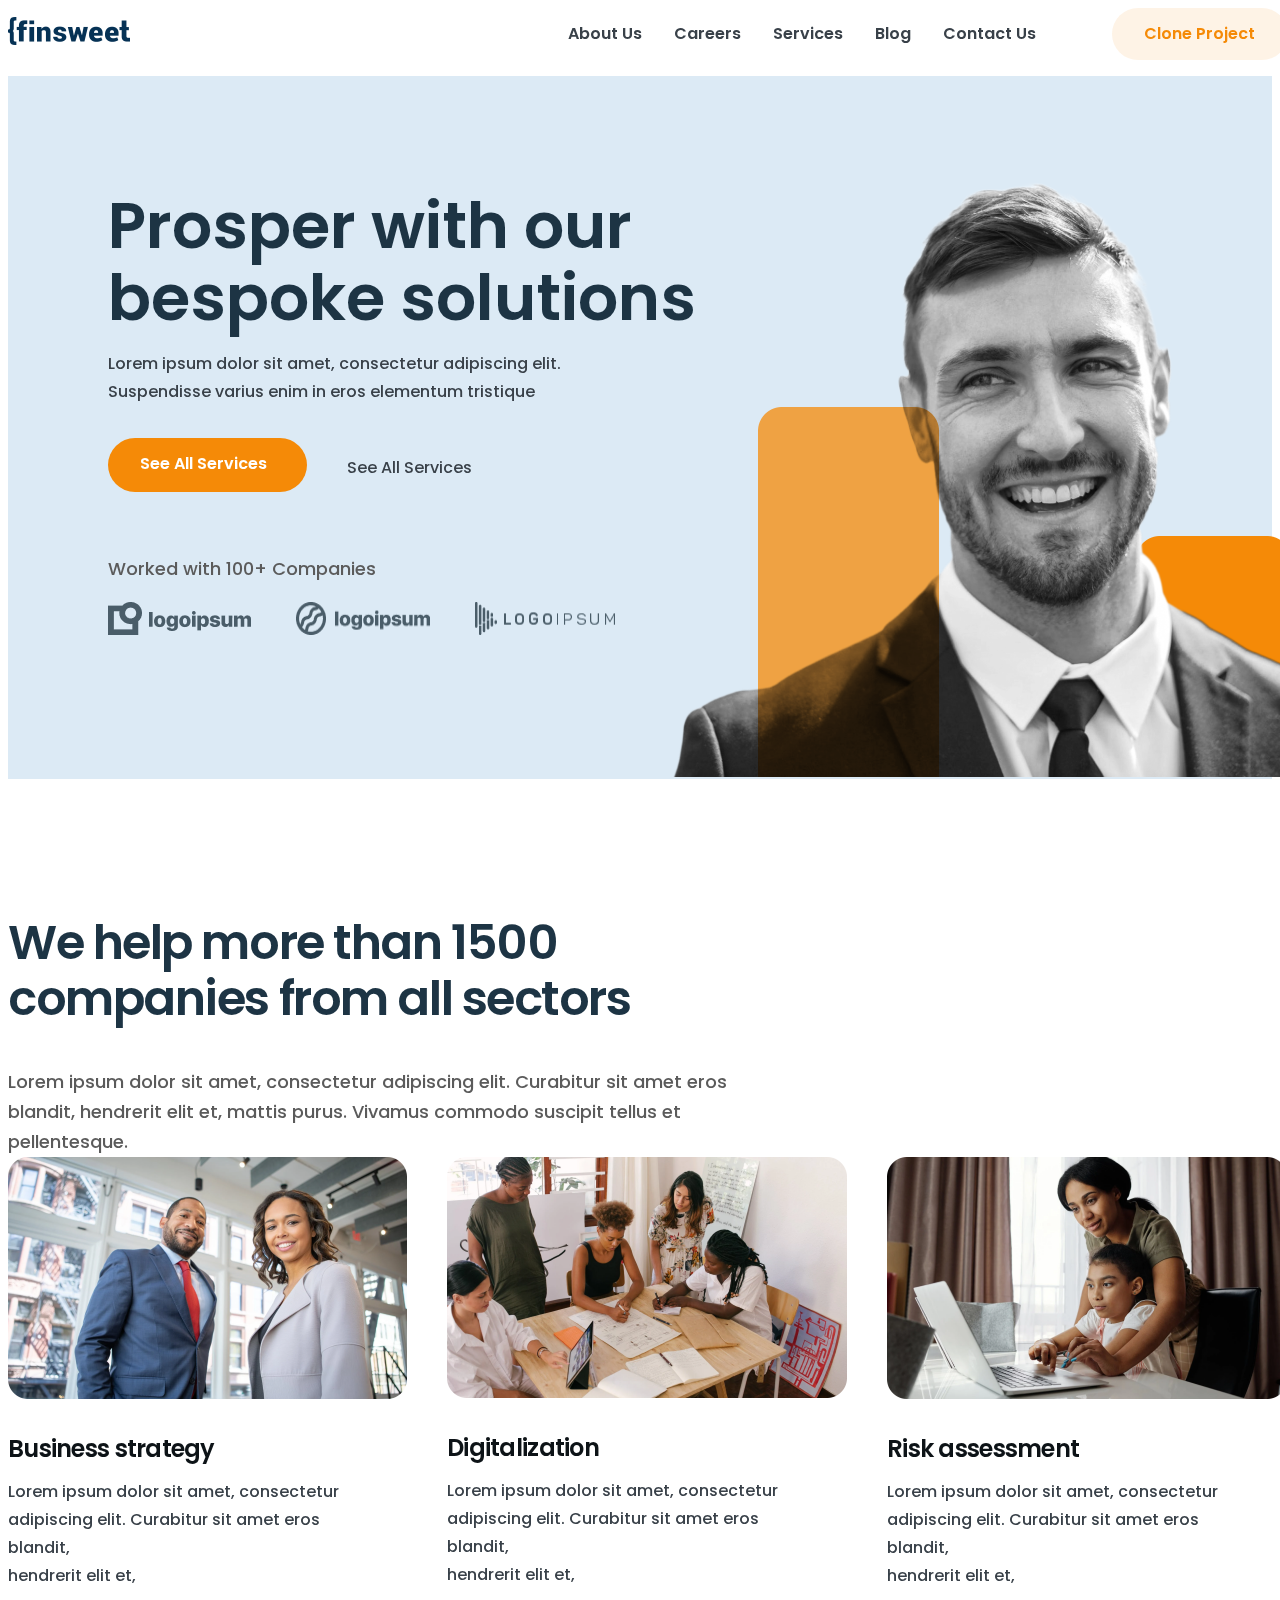
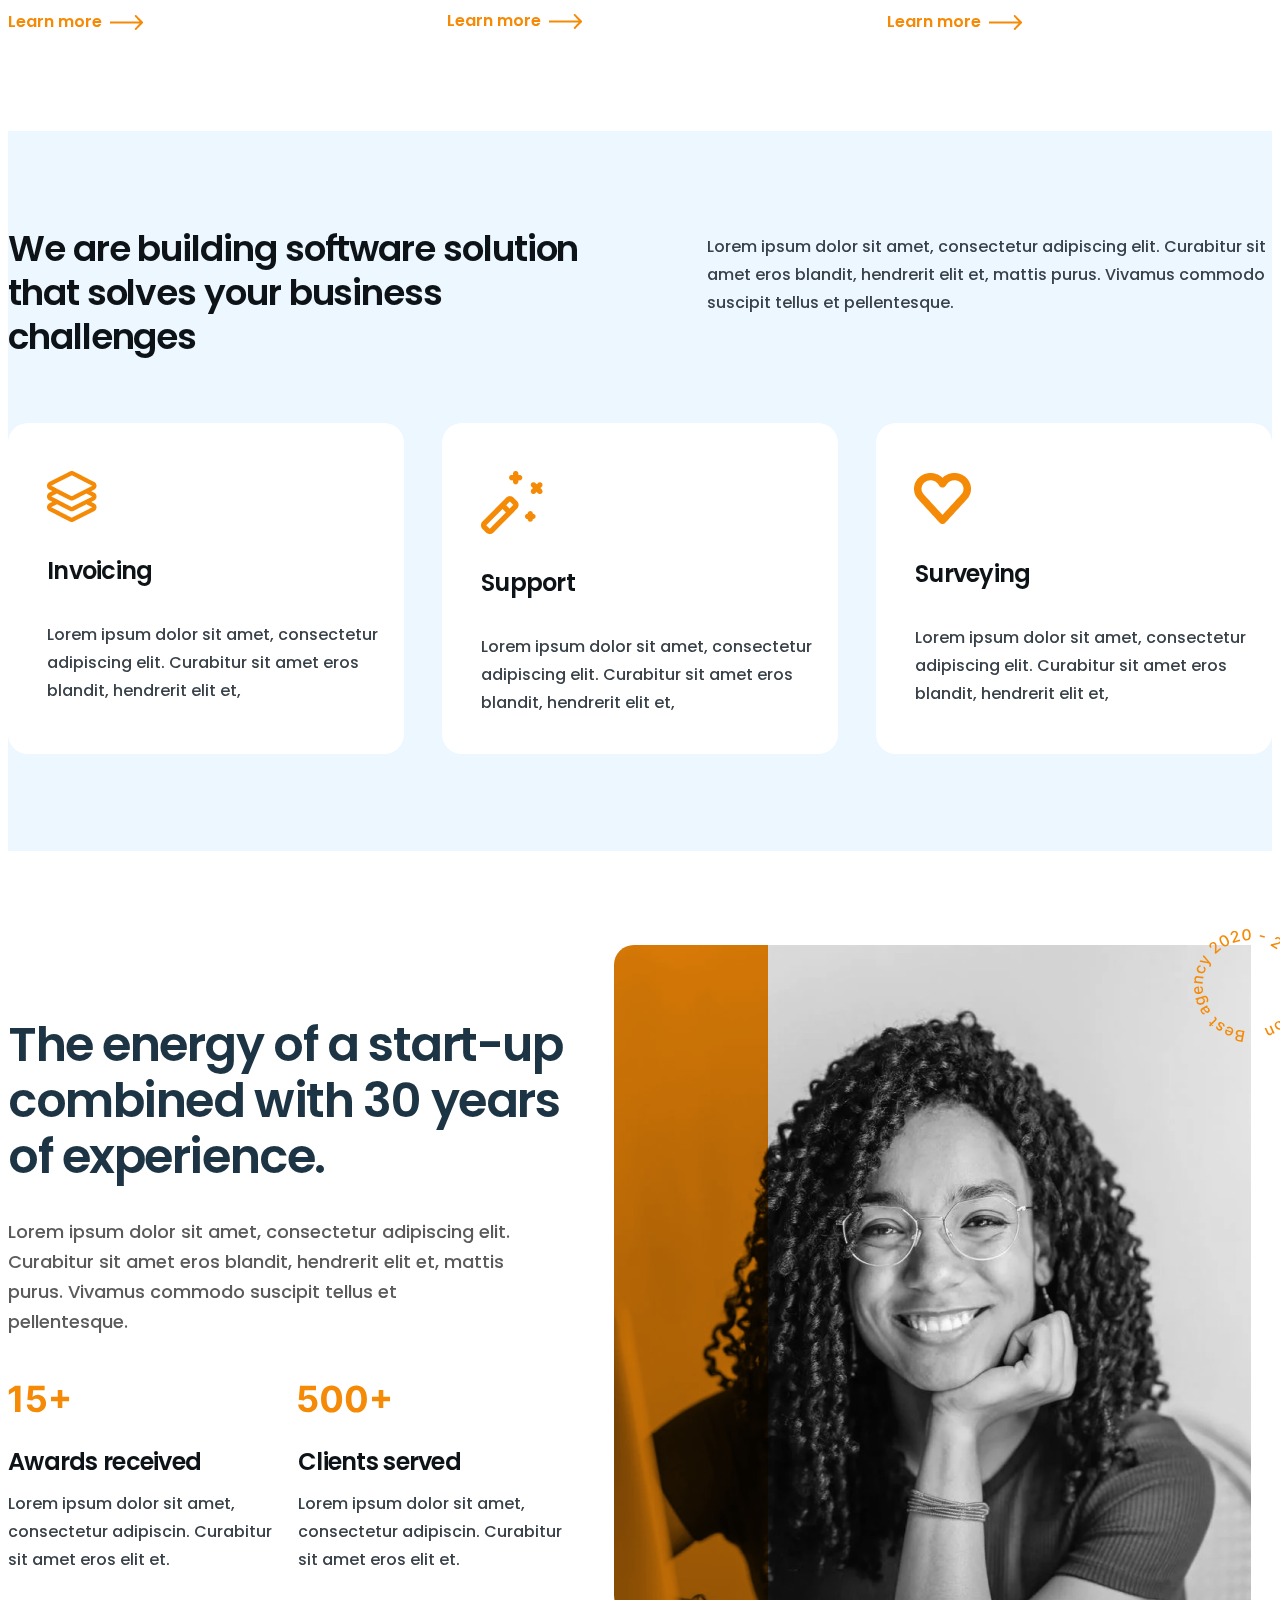
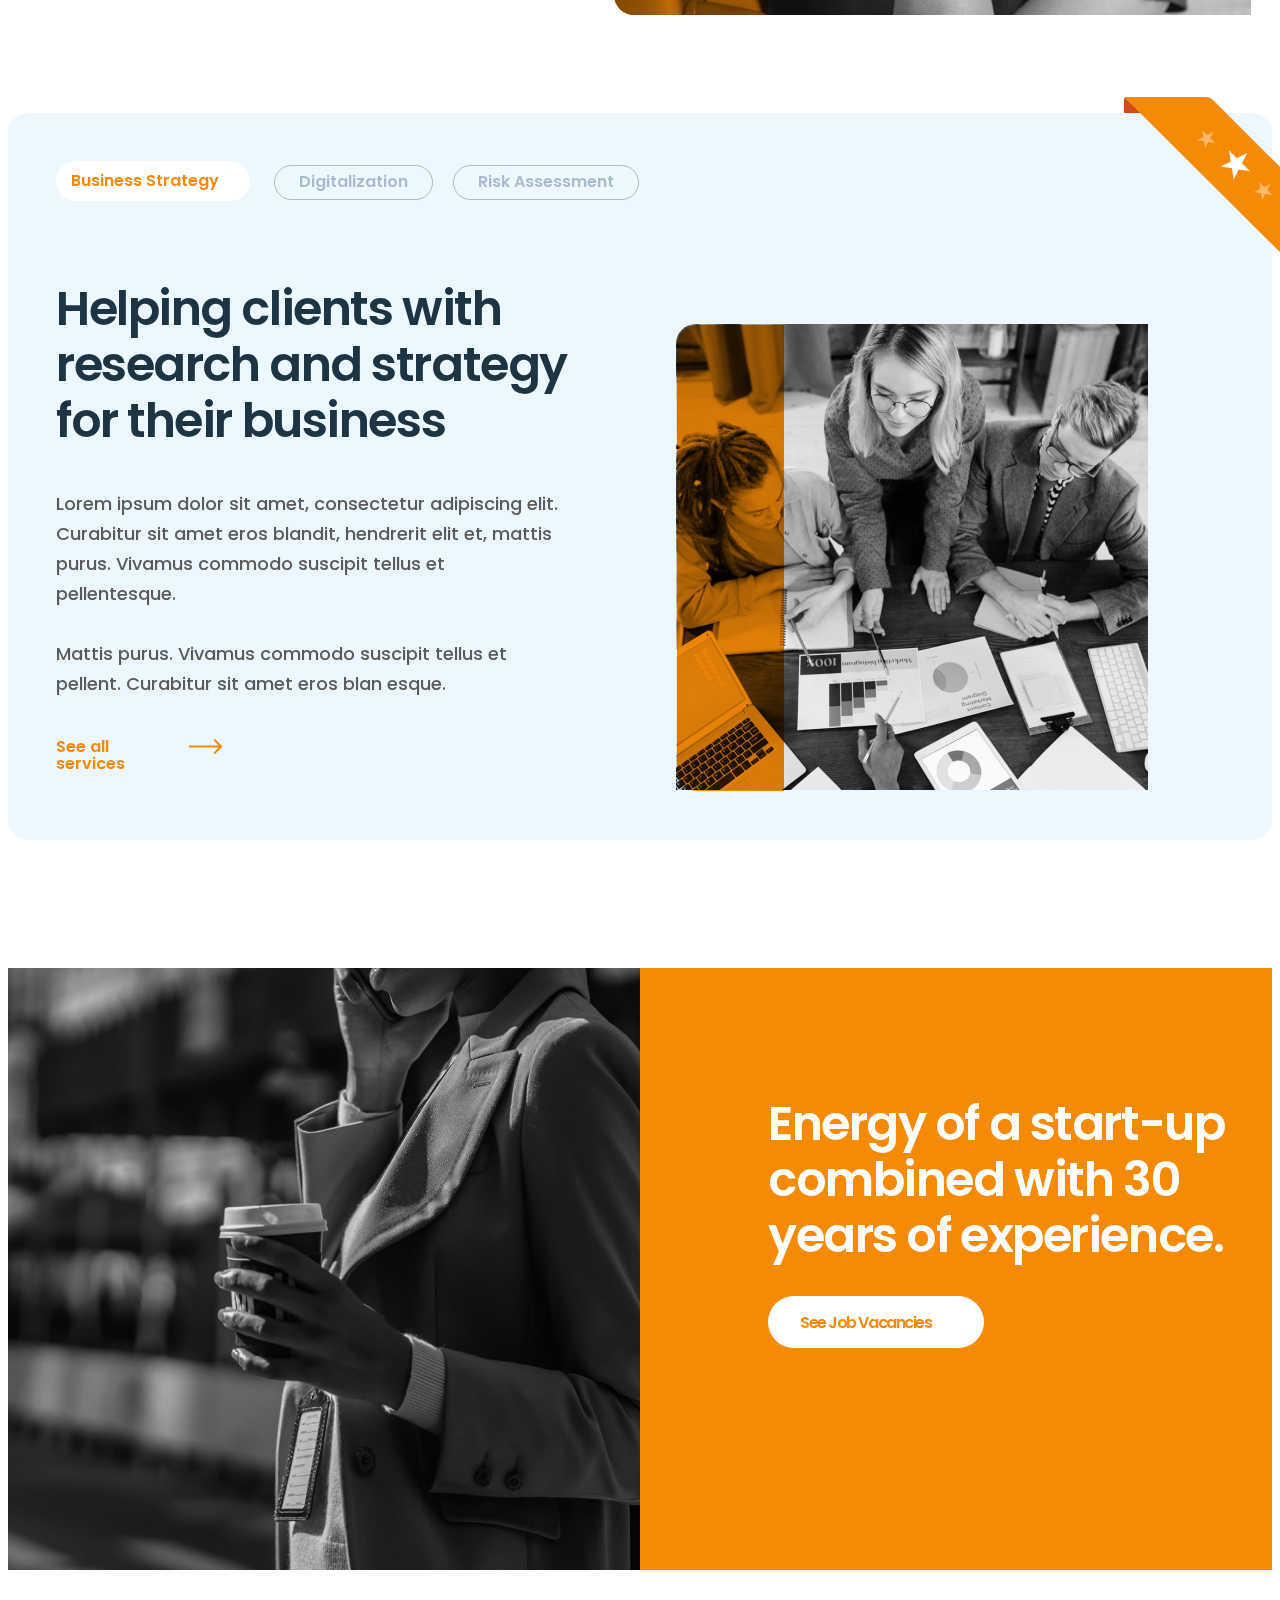
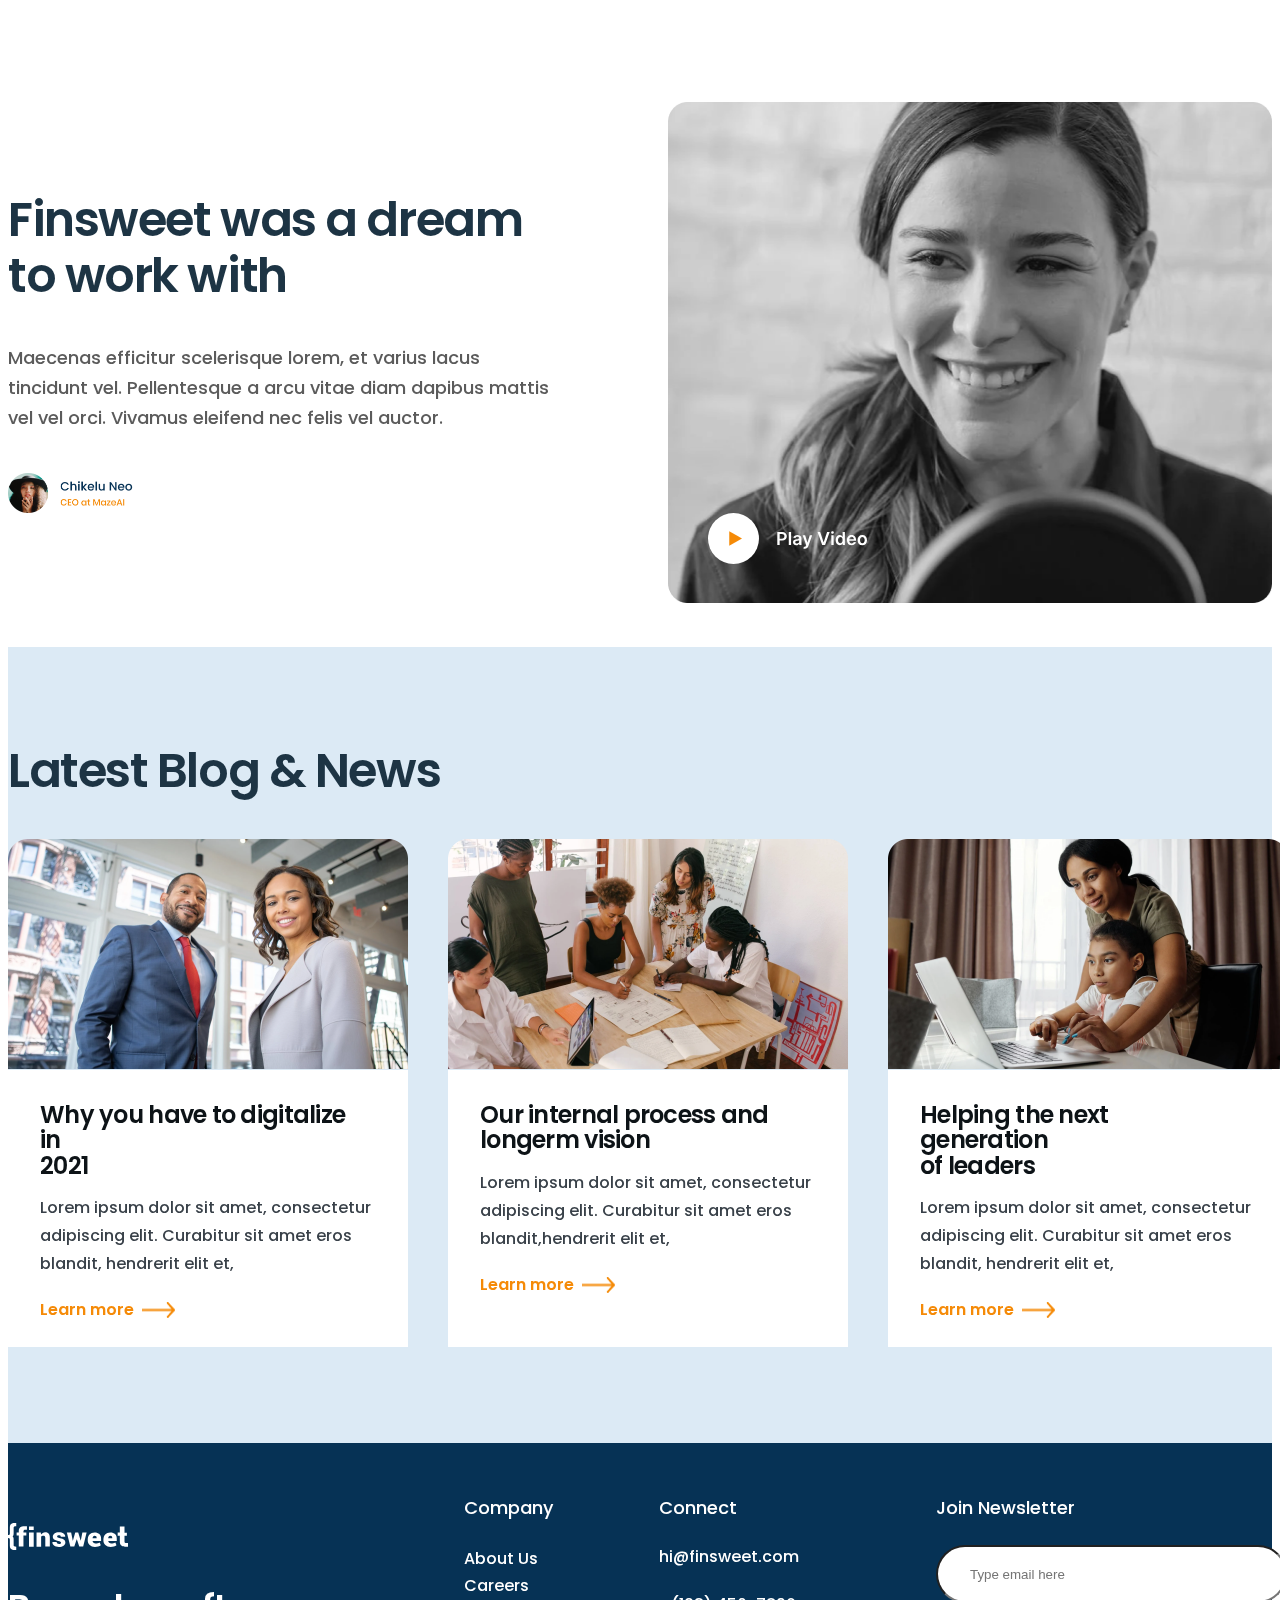
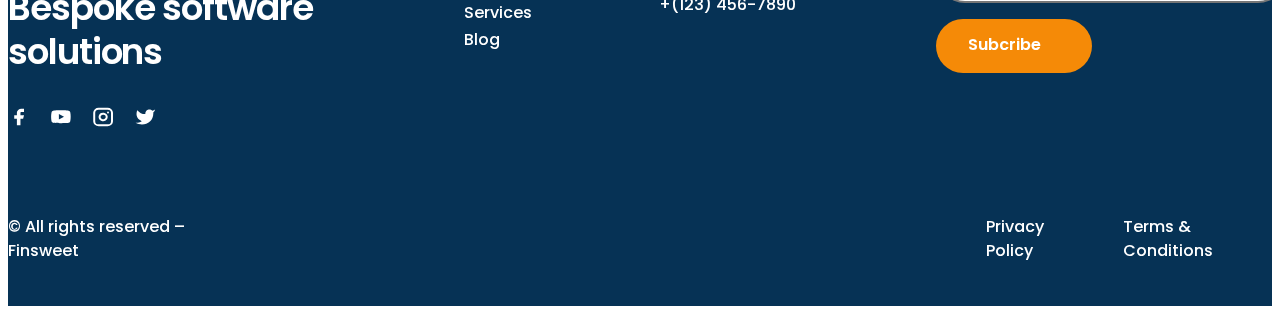
<file: index.html>
<!DOCTYPE html>
<html lang="en">
<head>
    <meta charset="UTF-8">
    <meta name="viewport" content="width=device-width, initial-scale=1.0">
    <link  rel="stylesheet" href="style.css">
   
    <link rel="preconnect" href="https://fonts.googleapis.com">
    <link rel="preconnect" href="https://fonts.gstatic.com" crossorigin>
    <link rel="stylesheet" href="https://cdnjs.cloudflare.com/ajax/libs/font-awesome/6.4.0/css/all.min.css">
    <link href="https://fonts.googleapis.com/css2?family=Poppins:wght@600&display=swap" rel="stylesheet">
    <title>Findsweet</title>
</head>
<body>
   <div class="wapper">
       <nav class="navbar">
            <div class="container">
                <div class="nav-container">
                    <a href="index.html"><img srcset="images/Logo.png 2x" alt="" class="logo"></a>
                   
                    
                    <ul class="menu ">
                      
                        <li class="menu-item"> 
                            <a  href="aboutus.html" >About Us</a>
                        </li>
                        <li class="menu-item"> 
                            <a href="careers.html" >Careers</a>
                        </li>
                        <li class="menu-item"> 
                            <a href="services.html" >Services</a>
                        </li>
                        <li class="menu-item"> 
                            <a href="blog.html" >Blog</a>
                        </li>
                        <li class="menu-item"> 
                            <a href="contactus.html" >Contact us</a>
                        </li>
                      
                    </ul>
                    <div class="header-button">
                        <a href="#" class="cloneproject h-orange">Clone project</a>
                    </div>
                </div>
            </div>
       </nav>

       <main>
            <section class="header">
                <div class="container">
                    <div class="header-container">
                        <div class="header-text">
                            <h1 class="header-heading h1">
                                Prosper with our<br/> bespoke solutions
                            </h1>

                            <p class="header-desc h6">Lorem ipsum dolor sit amet, consectetur adipiscing elit.<br/>
                                 Suspendisse varius enim in eros elementum tristique</p>
                                
                            <div class="buttons">
                                <div class="button btn-dark"> 
                                    <a href="services.html" class=" text h-white" >See All Services</a>
                                </div>
                                    <p class="header button-text h6">See All Services</p>
                            </div>

                            <p class="header-desc h5">Worked with 100+ Companies</p>
                            <div class="header logos">
                                <img src="images/Logo1.png " alt="" class="logo1">
                                <img src="images/Logo2.png" alt="" class="logo2">
                                <img src="images/Logo3.png" alt="" class="logo3">

                            </div>

                        </div>

                        <div class="header-images">
                            <img srcset="images/Image-man.png 2x" alt="" id="man">
                        </div>
                    </div>

                </div>
              
            </section>


          <section class="help-section">
               <div class="container">
                    <div class="help-section-container">
                        <div class="help-section content">
                            <h2 class="content h2">
                                We help more than 1500<br/> companies from all sectors

                            </h2>

                            <h5 class="content h5">
                                Lorem ipsum dolor sit amet, consectetur adipiscing elit. Curabitur sit amet eros<br/>
                                 blandit, hendrerit elit et, mattis purus. Vivamus commodo suscipit tellus et<br/> pellentesque.
                            </h5>

                        </div>

                        <div class="help-posts menu">
                            
                                <div class="help-post menu-items1">
                                    <img src="images/help1.png " alt="" class="help-post1">
                                    <h4 class="help-post tex h4">Business strategy</h4>
                                    <h6 class="help-post text h6">Lorem ipsum dolor sit amet, consectetur <br/>adipiscing elit. Curabitur sit amet eros blandit,<br/> hendrerit elit et, </h6>
                                    
                                    <div class="button learn-more">
                                        <h6 class="learn-more h6 h-orange">Learn more</h6>
                                        <img src="images/Icon1.png" alt="" class="icon1">

                                    </div>
                                </div>

                                <div class="help-post menu-items2">
                                    <img src="images/help2.png " alt="" class="help-post2">
                                    <h4 class="help-post tex h4">Digitalization</h4>
                                    <h6 class="help-post text h6">Lorem ipsum dolor sit amet, consectetur <br/>adipiscing elit. Curabitur sit amet eros blandit,<br/> hendrerit elit et, </h6>
                                    
                                    <div class="button learn-more">
                                        <h6 class="learn-more h6 h-orange">Learn more</h6>
                                        <img src="images/Icon1.png" alt="" class="icon1">

                                    </div>

                                </div>

                                <div class="help-post menu-items3">
                                    <img src="images/help3.png " alt="" class="help-post3">
                                    <h4 class="help-post tex h4">Risk assessment</h4>
                                    <h6 class="help-post text h6">Lorem ipsum dolor sit amet, consectetur <br/>adipiscing elit. Curabitur sit amet eros blandit,<br/> hendrerit elit et, </h6>
                                    
                                    <div class="button learn-more">
                                        <h6 class="learn-more h6 h-orange">Learn more</h6>
                                        <img src="images/Icon1.png" alt="" class="icon1">

                                    </div>
                                </div>                   
                         </div>
                    </div>
               </div> 

            </section>

           <section class="feaures-section">
                <div class="container">
                    <div class="feaures-section-container">
                        <div class="feaures-section content">
                            <h3 class="feaures-section h3">We are building software solution<br/> that solves your business<br/> challenges</h3>

                            <h5 class="feaures-section h6">Lorem ipsum dolor sit amet, consectetur adipiscing elit. Curabitur sit<br/>
                                 amet eros blandit, hendrerit elit et, mattis purus. Vivamus commodo <br/>suscipit tellus et pellentesque.</h5>

                        </div>

                        <div class="feaures menu">
                           
                                <div class="feaures-menu item1">
                                    <img src="images/Icon2.png" alt="" class="feaures-menu icon2">
                                    <h4 class="feaures-text h4">Invoicing</h4>
                                    <h6 class="feaures-text h6">Lorem ipsum dolor sit amet, consectetur<br/>
                                         adipiscing elit. Curabitur sit amet eros<br/>
                                          blandit, hendrerit elit et, </h6>
                                </div>

                                <div class="feaures-menu item2">
                                    <img src="images/Icon3.png" alt="" class="feaures-menu icon3">
                                    <h4 class="feaures-text h4">Support</h4>
                                    <h6 class="feaures-text h6">Lorem ipsum dolor sit amet, consectetur<br/>
                                         adipiscing elit. Curabitur sit amet eros<br/>
                                          blandit, hendrerit elit et, </h6>
                                </div>

                                <div class="feaures-menu item3">
                                    <img src="images/Icon4.png" alt="" class="feaures-menu icon4">
                                    <h4 class="feaures-text h4 3">Surveying</h4>
                                    <h6 class="feaures-text h6 3">Lorem ipsum dolor sit amet, consectetur<br/>
                                         adipiscing elit. Curabitur sit amet eros<br/>
                                          blandit, hendrerit elit et, </h6>
                                </div>
                           
                        </div>
                    </div>
                </div>
            </section>

           <section class="about-section">
             
                    <div class="container">
                        <div class="about-section-container">
                            <div class="about-text">
                                <h2 class="abour-text h2">
                                    The energy of a start-up<br/> combined with 30 years <br/>of experience.
                                </h2>
                                <h5 class="about-text h5">Lorem ipsum dolor sit amet, consectetur adipiscing elit.<br/> Curabitur sit amet eros blandit, hendrerit elit et, mattis <br/>purus. Vivamus commodo suscipit tellus et<br/> pellentesque.</h5>
                                
                                <div class="about-feature">
                                    <div class="about-feature1">
                                        <img src="images/15+.svg" alt="">
                                        <h4 class="about-text h4">Awards received</h4>
                                        <h6 class="about-text h6">Lorem ipsum dolor sit amet,<br/> consectetur adipiscin. Curabitur<br/> sit amet eros elit et.</h6>
    
                                    </div>
                                    <div class="about-feature2">
                                        <img src="images/500+.svg" alt="">
                                        <h4 class="about-text h4">Clients served</h4>
                                        <h6 class="about-text h6">Lorem ipsum dolor sit amet,<br/> consectetur adipiscin. Curabitur<br/> sit amet eros elit et.</h6>
                                    </div>
                                </div>
                            </div>
                            <div class="about-image">
                               
                                <div class="image-about">
                                    <img srcset="images/Image-woman1.png 2x" alt="" class="woman">
                                    
                                </div>
                                <div class="img orange3">
                                    <img src="images/Orange3.png" alt="" class="about-organe3">

                                </div>
                                <img src="images/Circle.svg" alt="" class="circle">
                               
                            </div>

                        </div>

                    </div>

               
            </section>

              <section class="services-section">
                    <div class="container">
                        <div class="services-section-container">
                            <div class="ribbon-image">
                                <img src="images/Ribbon.svg" alt="">
                            </div>
                    

                          
                                <div class="services-tab">
                                    <div class="tab1">
                                        <a  href="#" class="h-orange h6 orange">Business strategy</a>
    
                                    </div>
    
                                    <div class="tab2">
                                        <a  href="#" class="h-orange h6 gray">Digitalization</a>
    
                                    </div>
    
                                    <div class="tab3">
                                        <a  href="#" class=" h-orange h6 gray">Risk assessment</a>
    
                                    </div>
                                </div>
                               
    
                               
                                        
                                  
                                <div class="services-image">
                                   
                                    

                                    <div class="services-text">
                                        <h2 class="services-text h2">
                                            Helping clients with<br/> research and strategy <br/>for their business
                                        </h2>
                                        <h5 class="services-text h5">Lorem ipsum dolor sit amet, consectetur adipiscing elit. <br/>Curabitur sit amet eros blandit, hendrerit elit et, mattis<br/> purus. Vivamus commodo suscipit tellus et<br/>
                                            pellentesque. <br/><br/>
        
                                            Mattis purus. Vivamus commodo suscipit tellus et<br/> pellent. Curabitur sit amet eros blan esque. </h5>
        
                                            <div class="button see">
                                                <h6 class="see h6 h-orange">See all services</h6>
                                                <img src="images/Icon1.png" alt="" class="icon-see">
        
                                            </div>
                                    </div>

                                    <div class="image-services">
                                        <img srcset="images/Image.png 2x" alt="" class="they">
                                        <img src="images/Orange3.png" alt="" class="services-organe3">   
                                    </div>
        
                                </div>
                            </div>
                        </div>   
                   
            </section>


          <section class="CTA section">
                        <div class="CTA-section-container">
                            <div class="CTA-section-image">
                                <img srcset="images/Image-cta.png 2x" alt="" class="CTA">
    
                            </div>
                            <div class="CTA-right">
                                <h2 class="CTA-text h2">
                                    Energy of a start-up<br/> combined with 30<br/> years of experience.
                                    <div class="buttons">
                                        <div class="CTA-button btn-light"> 
                                            <a href="#" class=" text h-orange" >See Job Vacancies</a>
                                        </div>
                                    </div>                           
                                </h2>                      
                            </div>
                        </div>
            </section>


            <section  class="video-section">
                    <div class="container">
                        <div class="video-section-container">
                            <div class="video-left">
                                <h2 class="videos-section-text h2">Finsweet was a dream<br/> to work with</h2>
                                <h5 class="video-section-text h5">Maecenas efficitur scelerisque lorem, et varius lacus<br/>
                                     tincidunt vel. Pellentesque a arcu vitae diam dapibus mattis<br/>
                                      vel vel orci. Vivamus eleifend nec felis vel auctor.</h5>
                                <img srcset="images/Person.png 2x" alt="" class="person">
                            </div>

                            <div class="play-video">
                                <img srcset="images/Image-woman.png 2x" alt="" class="vide-img-woman">
                                <img src="images/Play Icon.svg" alt=""  class="playicon">

                            </div>

                        </div>

                    </div>


            </section>

            <section class="lastest-section">
                    <div class="container">
                        <div class="lastest-section-container">
                            <h2 class="lastest-text h2">Latest Blog & News</h2>
    
                            <div class="lastest menu">
                                
                                <div class="lastest menu-items1">
                                    <img srcset="images/Image-blog1.png 2x" alt="" class="blog1">
                                    <div class="blog-img-color">
                                    <h4 class="blog tex h4 1">Why you have to digitalize in<br/> 2021</h4>
                                    <h6 class="blog text h6">Lorem ipsum dolor sit amet, consectetur <br/>adipiscing elit. Curabitur sit amet eros<br/> blandit, hendrerit elit et, </h6>
                                    
                                    <div class="button-lastest learn-more">
                                        <h6 class="learn-more h6 h-orange">Learn more</h6>
                                        <img src="images/Icon1.png" alt="" class="icon1">
    
                                    </div>
                                </div>
                                </div>
    
                                <div class="lastes menu-items2">
                                    <img srcset="images/Image-blog2.png 2x" alt="" class="blog2">
                                    <div class="blog-img-color">
                                        <h4 class="blog tex h4 2">Our internal process and <br/>longerm vision</h4>
                                        <h6 class="blog text h6">Lorem ipsum dolor sit amet, consectetur <br/>adipiscing elit. Curabitur sit amet eros <br/> blandit,hendrerit elit et, </h6>
                                    
                                        <div class="button-lastest learn-more">
                                            <h6 class="learn-more h6 h-orange">Learn more</h6>
                                            <img src="images/Icon1.png" alt="" class="icon1">
    
                                        </div>
                                    </div>
    
                                </div>
    
                                <div class="lastes menu-items3">
                                    <img srcset="images/Image-blog3.png 2x " alt="" class="blog3">
                                        <div class="blog-img-color">
                                            <h4 class="blog tex h4 3">Helping the next generation<br/> of leaders</h4>
                                            <h6 class="blog text h6">Lorem ipsum dolor sit amet, consectetur <br/>adipiscing elit. Curabitur sit amet eros<br/> blandit, hendrerit elit et, </h6>
                                    
                                        <div class="button-lastest learn-more">
                                            <h6 class="learn-more h6 h-orange">Learn more</h6>
                                            <img src="images/Icon1.png" alt="" class="icon1">
    
                                    </div>
                                </div>
                            </div>                   
                        </div>
                    </div>
            </section>  
       </main>


       <footer>
            <div class="container">

            
            
                <div class="footer-container">
                    <div class="footer-top">
                        <div class="footer-left">
                            <img src="images/Logo-footer.svg" alt="">
                            <h3 class="footer-text h3">Bespoke software <br/>solutions</h3>
                            
                            
                                <div class="social">
                                    <img src="images/facebook.svg" alt="">
                                    <img src="images/youtube.svg" alt="">
                                    <img src="images/instagram.svg" alt="">
                                    <img src="images/twitter.svg" alt="">
    
                                </div>
    
                          
                        <div class="footer-all-social">
                            <div class="company">
                                <li class="company-text h5">Company</li>
                               
                                    <li class="company-text h6">About Us</li>
                                    <li class="company-text h6">Careers</li>
                                    <li class="company-text h6">Services</li>
                                    <li class="company-text h6">Blog</li>
     
                            </div>
                            <div class="connect">
                                <li class="connect-text h5">Connect</li>
                                <li class="connect-text h6">hi@finsweet.com</li>
                                <li class="connect-text h6">+(123) 456-7890</li>
    
                            </div>
    
                            <div class="subscribe">
                                <li class="subscribe-text h5">Join Newsletter</li>
    
                                <input type="text" id="text-email" name="email" placeholder="Type email here">
    
                                <div class="footer-button btn-dark"> 
                                    <a href="#" class=" text h-white" >Subcribe</a>
                                </div>
    
                            </div>
    
                           

                            </div>
                           

                    </div>

                    <div class="footer-bottom">
                        <div class="shape">
                            <img src="images/Shape Left.png" alt="" class="shape-left">
                            <img src="images/Shape Right.png" alt="" class="shape-right">

                        </div>
                       
                        
                            <div class="bottom">
                                <h6 class="footer-text h6">
                                    © All rights reserved – Finsweet
                                </h6>

                                <div class="fooetr-left">
                                    <li class="footer-left h6" >Privacy Policy</li>
                                    <li class="footer-left h6">Terms & Conditions</li>

                                </div>
                               

                            </div>
                        
                    </div>
                     
                </div>

            </div>
       </footer>
   </div>
  <script src="./main.js"></script>
</body>
</html>
</file>
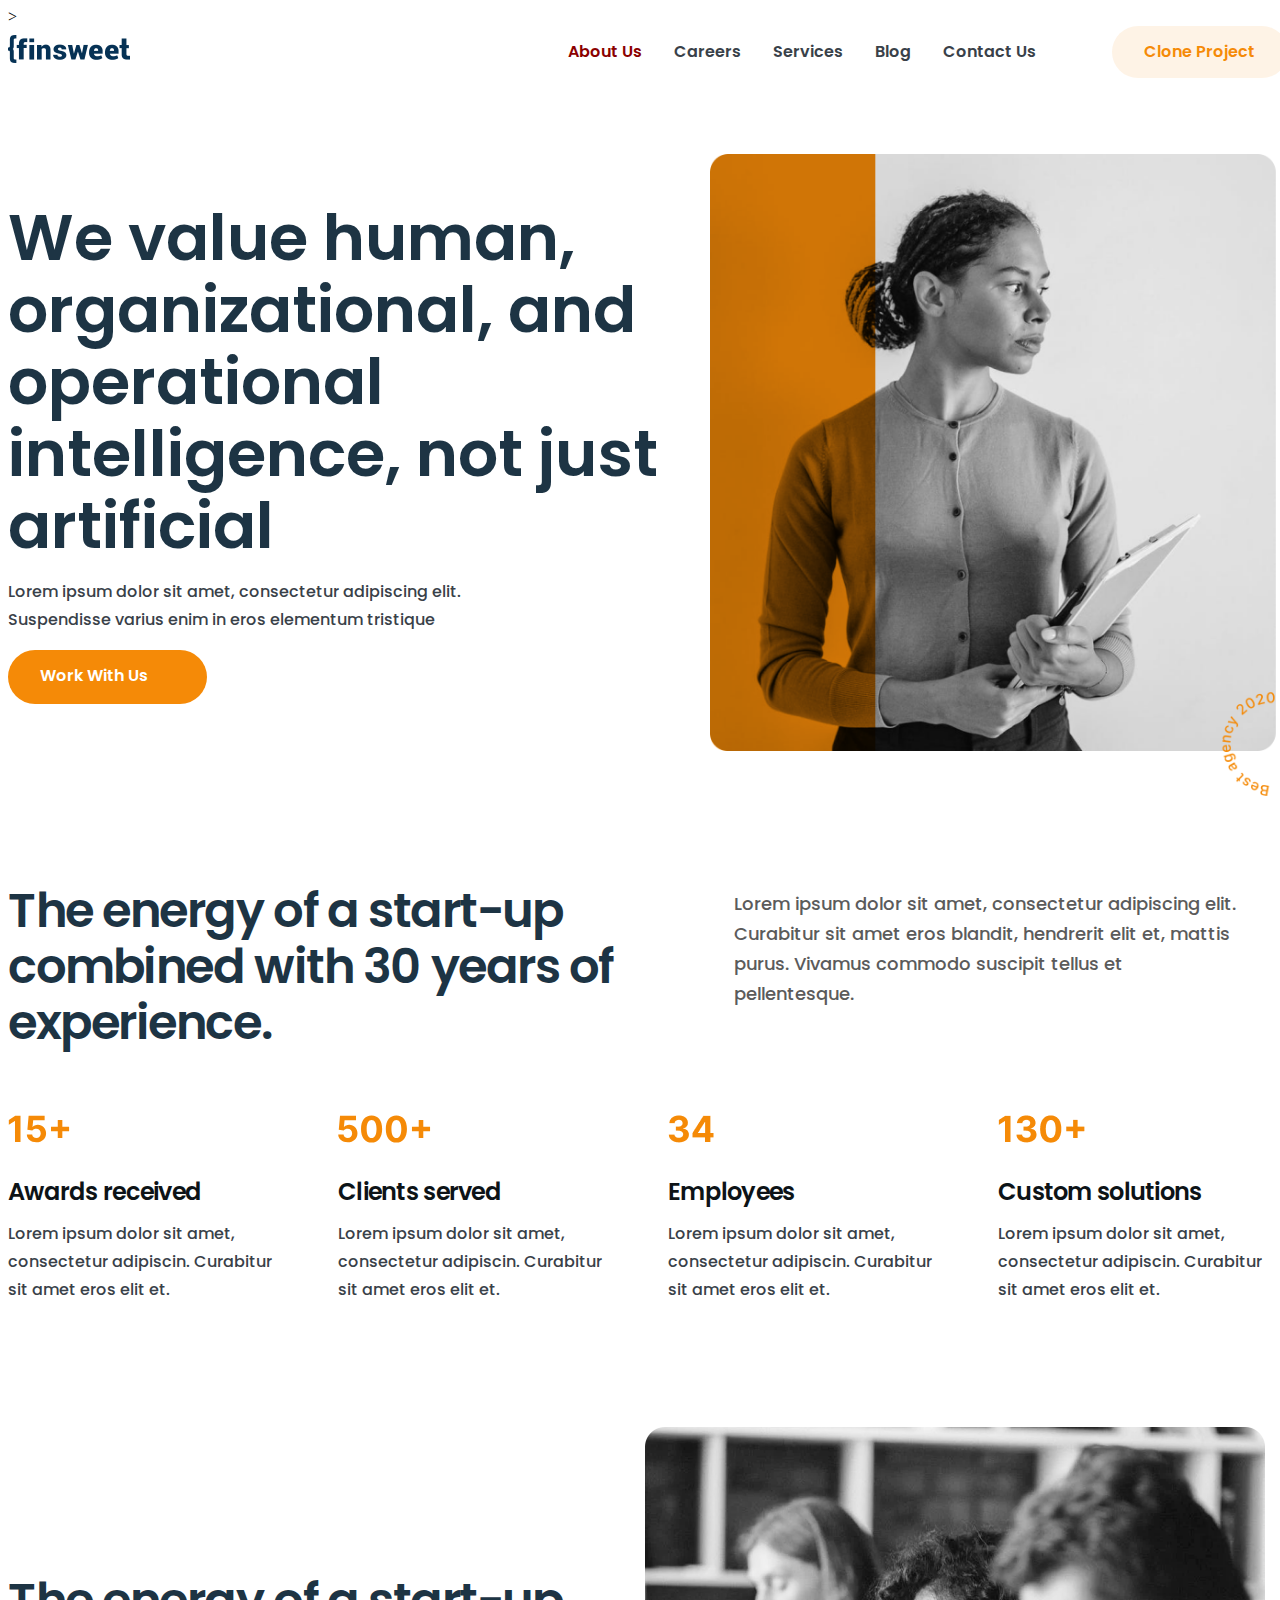
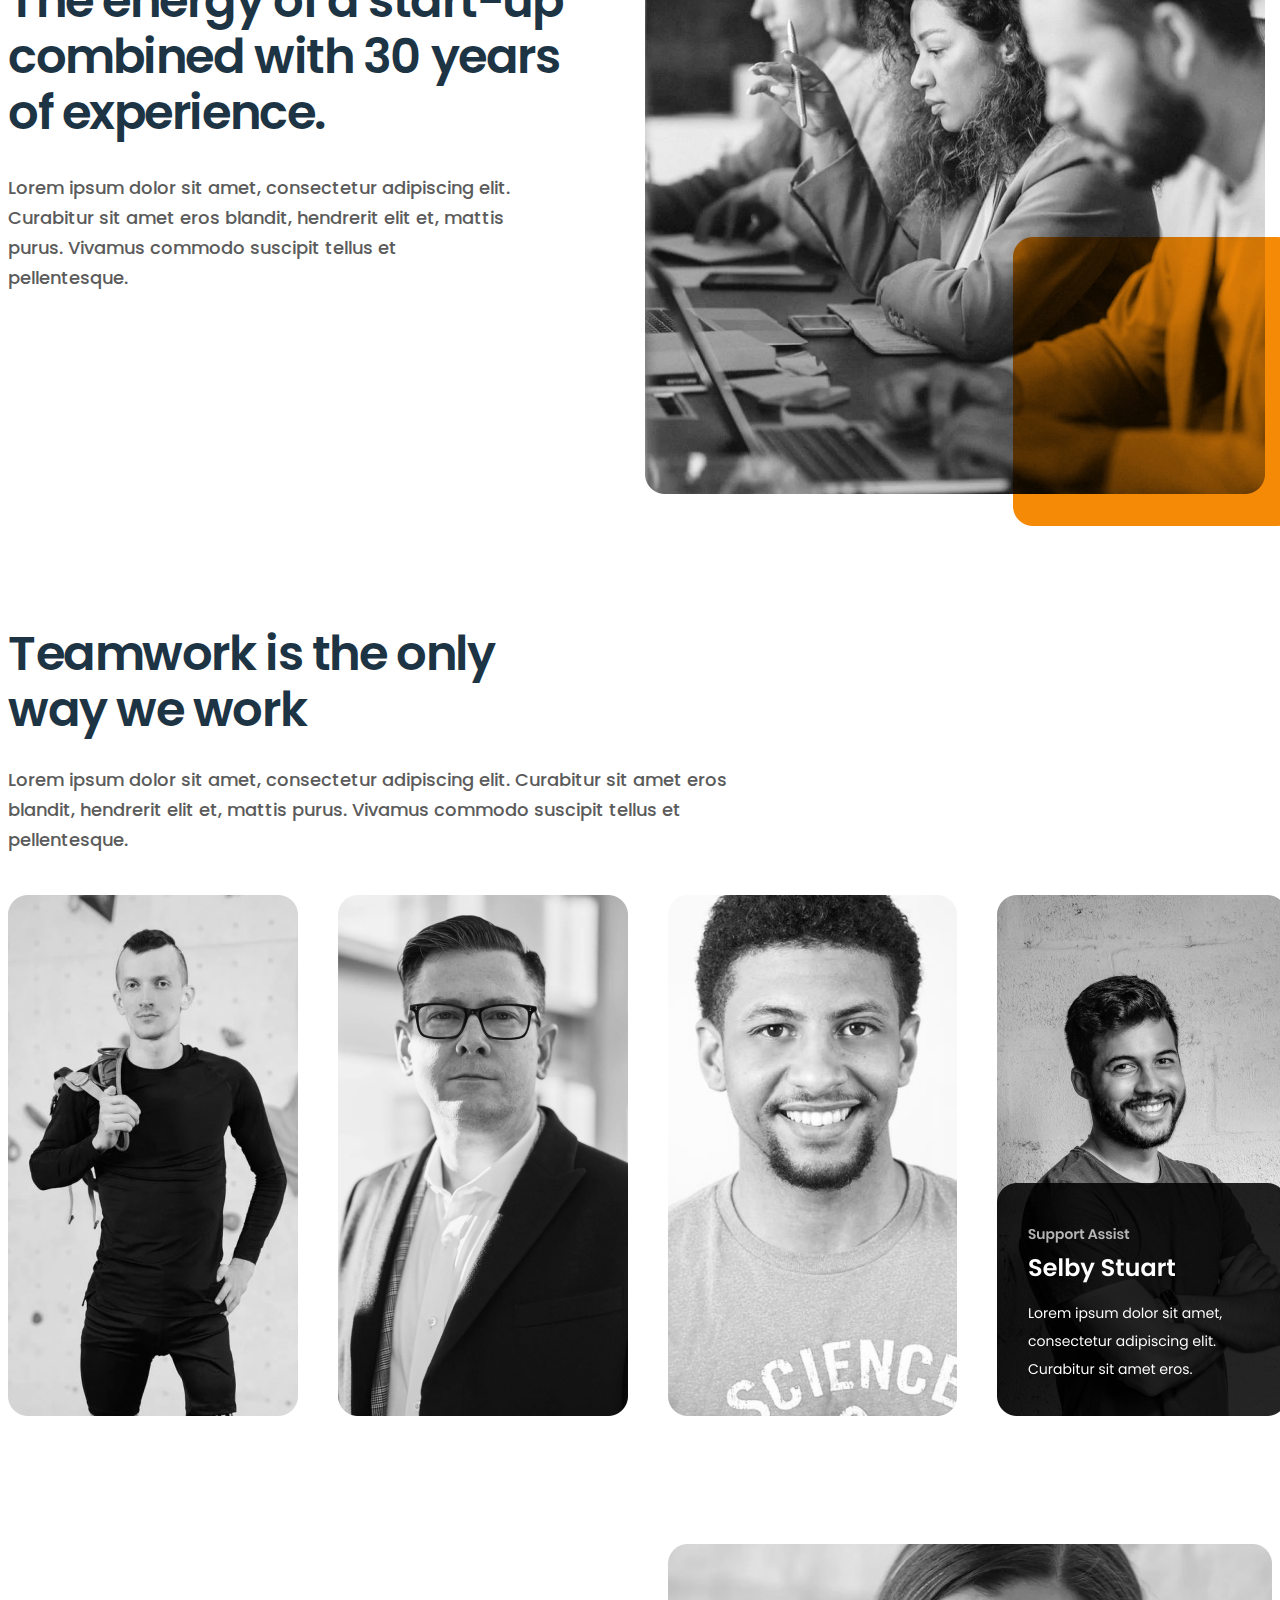
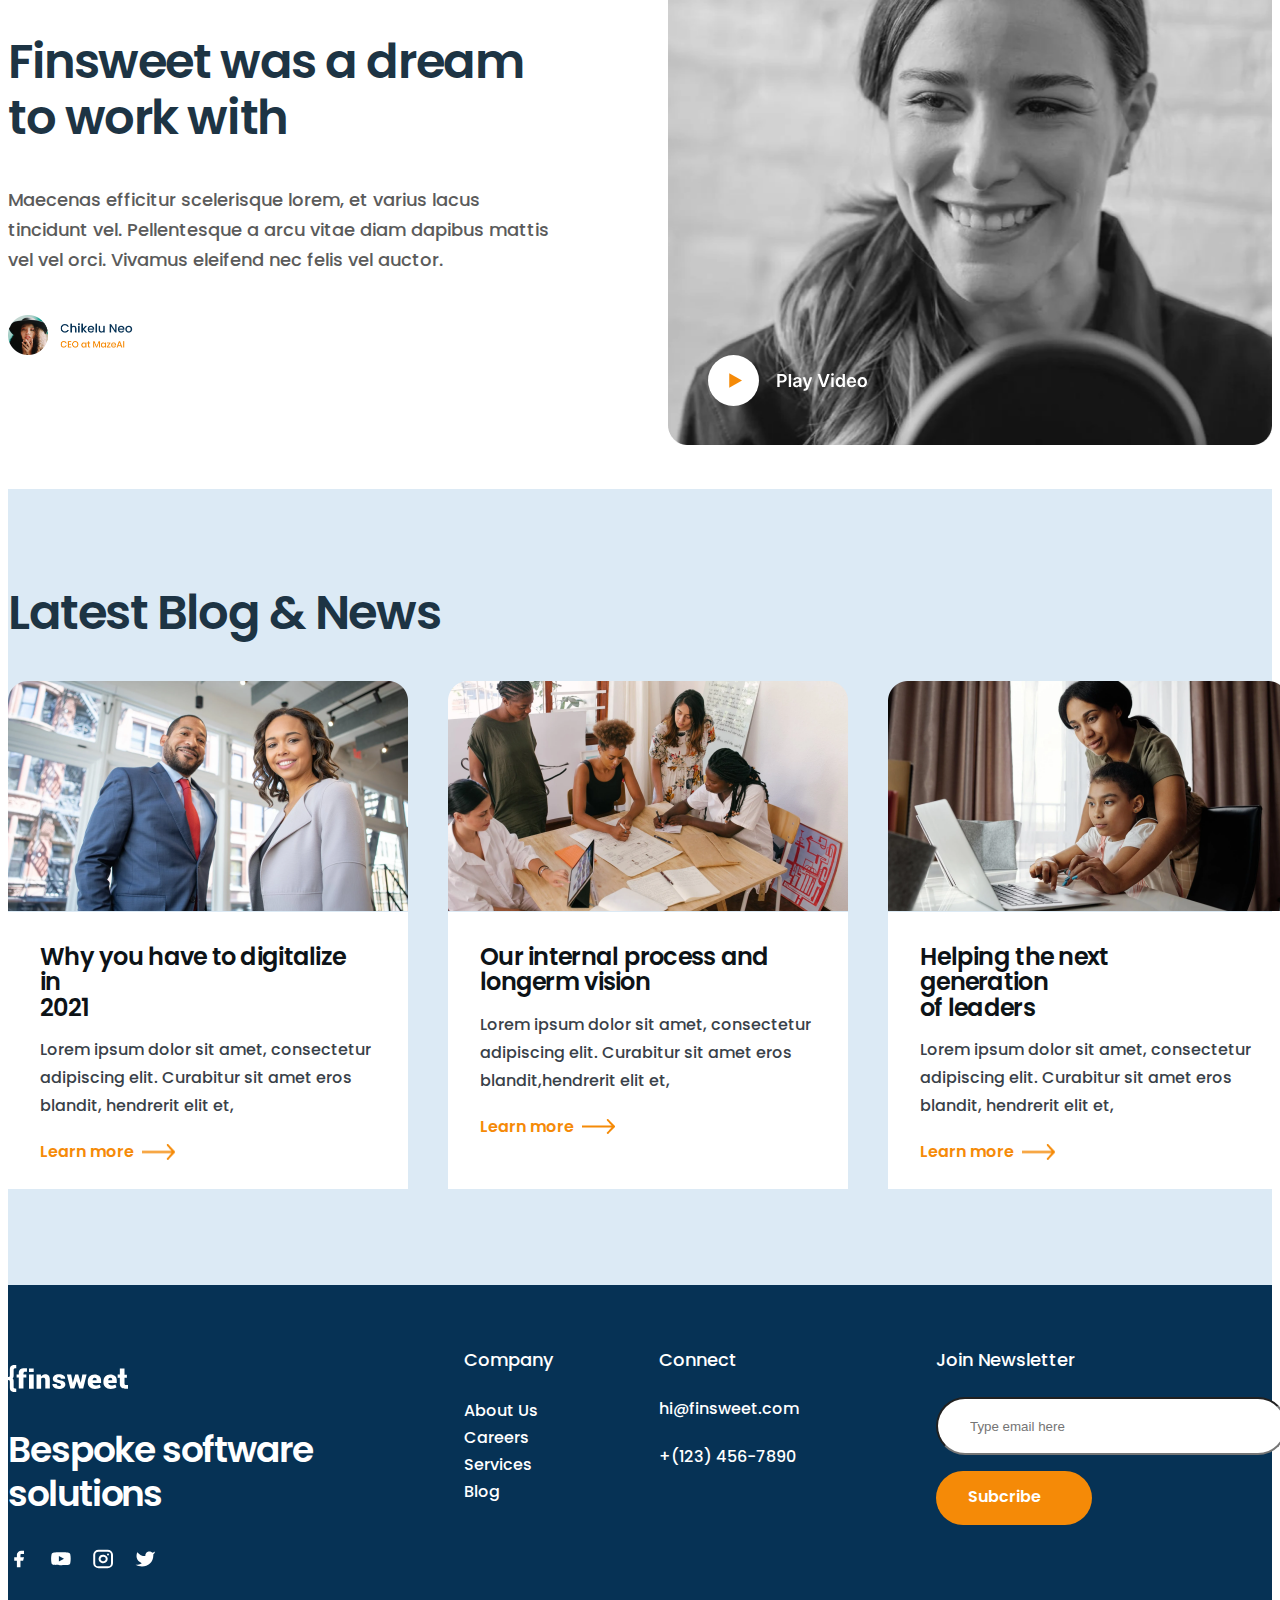
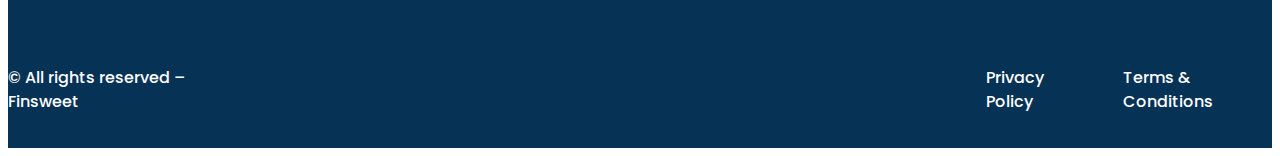
<file: aboutus.html>
<!DOCTYPE html>
<html lang="en">
<head>
    <meta charset="UTF-8">
    <meta name="viewport" content="width=device-width, initial-scale=1.0">
    <link  rel="stylesheet" href="style.css">
   >
    <link rel="preconnect" href="https://fonts.gstatic.com" crossorigin>
    <link href="https://fonts.googleapis.com/css2?family=Poppins:wght@600&display=swap" rel="stylesheet">
    <title>Findsweet</title>
</head>
<body>
   <div class="wapper">
       <nav class="navbar">
            <div class="container">
                <div class="nav-container">
                    <a href="index.html"><img srcset="images/Logo.png 2x" alt="" class="logo">
                    </a>
                    
                    <ul class="menu">
                        <li class="menu-item"> 
                            <a class="active" href="aboutus.html" >About Us</a>
                        </li>
                        <li class="menu-item"> 
                            <a href="careers.html" >Careers</a>
                        </li>
                        <li class="menu-item"> 
                            <a href="services.html" >Services</a>
                        </li>
                        <li class="menu-item"> 
                            <a href="blog.html">Blog</a>
                        </li>
                        <li class="menu-item"> 
                            <a href="contactus.html" >Contact us</a>
                        </li>
                      
                    </ul>
                    <div class="header-button">
                        <a href="#" class="cloneproject h-orange">Clone project</a>
                    </div>
                </div>
            </div>
       </nav>

       <main>
            <section class="header-about"> 
                <div class="container">
                    <div class="header-container-about">
                        <div class="header-text-about">
                            <h1 class="header-heading-about h1">
                                We value human,<br/> organizational, and<br/> operational<br/> intelligence, not just <br/>artificial
                            </h1>

                            <p class="header-desc-about h6">Lorem ipsum dolor sit amet, consectetur adipiscing elit.<br/>
                                 Suspendisse varius enim in eros elementum tristique</p>
                                
                            <div class="buttons-about">
                                <div class="button btn-dark"> 
                                    <a href="privacy-policy.html" class=" text h-white" >Work With Us</a>
                                </div>                                 
                            </div>
                        </div>

                        <div class="header-images-about">
                            <img srcset="images/woman2.png 2x " alt="" class="woman2">
                        </div>
                    </div>      

                </div>
                         
            </section>


    
           <section class="feaures-about-section">
                    <div class="container">
                        <div class="feaures-section-about-container">
                            <div class="feaures-text">
                                <h2 class="feaures-text h2">
                                    The energy of a start-up<br/> combined with 30 years of <br/> experience.
                                </h2>
                                <h5 class="feaures-text h5">Lorem ipsum dolor sit amet, consectetur adipiscing elit.<br/> Curabitur sit amet eros blandit, hendrerit elit et, mattis <br/>purus. Vivamus commodo suscipit tellus et<br/> pellentesque.</h5>
                            </div>
                                <div class="feature">
                                    <div class="feature1">
                                        <img src="images/15+.svg" alt="">
                                        <h4 class="about-text h4">Awards received</h4>
                                        <h6 class="about-text h6">Lorem ipsum dolor sit amet,<br/> consectetur adipiscin. Curabitur<br/> sit amet eros elit et.</h6>
    
                                    </div>
                                    <div class="feature2">
                                        <img src="images/500+.svg" alt="">
                                        <h4 class="about-text h4">Clients served</h4>
                                        <h6 class="about-text h6">Lorem ipsum dolor sit amet,<br/> consectetur adipiscin. Curabitur<br/> sit amet eros elit et.</h6>
                                    </div>
                                    <div class="feature3">
                                        <img src="images/34.png" alt="">
                                        <h4 class="about-text h4">Employees</h4>
                                        <h6 class="about-text h6">Lorem ipsum dolor sit amet,<br/> consectetur adipiscin. Curabitur<br/> sit amet eros elit et.</h6>
                                    </div>
                                    <div class="feature4">
                                        <img src="images/130+.png" alt="">
                                        <h4 class="about-text h4">Custom solutions</h4>
                                        <h6 class="about-text h6">Lorem ipsum dolor sit amet,<br/> consectetur adipiscin. Curabitur<br/> sit amet eros elit et.</h6>
                                    </div>
                                </div>
                            </div>                        
                        </div>
                     
                       
            </section>

            <section class="about-section">
             
                <div class="container">
                    <div class="about-container">
                        <div class="about-text">
                            <h2 class="aboutus-text h2">
                                The energy of a start-up<br/> combined with 30 years <br/>of experience.
                            </h2>
                            <h5 class="about-text h5">Lorem ipsum dolor sit amet, consectetur adipiscing elit.<br/> Curabitur sit amet eros blandit, hendrerit elit et, mattis <br/>purus. Vivamus commodo suscipit tellus et<br/> pellentesque.</h5>
                            
                         
                        </div>
                        <div class="aboutus-image">                                        
                                <img srcset="images/aboutman.png 2x" alt="">
                        </div>
                    </div>
                </div>
             </section>

        

            <section>
                <div class="team-section">
                    <div class="container">
                        <div class="team-section-container">
                            <h2 class="team-section text h2">Teamwork is the only<br/> way we work</h2>
                            <h5 class="team-section text h5">Lorem ipsum dolor sit amet, consectetur adipiscing elit. Curabitur sit amet eros<br/>
                                 blandit, hendrerit elit et, mattis purus. Vivamus commodo suscipit tellus et <br/>
                                 pellentesque.</h5>
                        <div class="team-man">
                            <img srcset="images/man1.png 2x" alt="">
                            <img srcset="images/man2.png 2x" alt="">
                            <img srcset="images/man3.png 2x" alt="">
                            <img srcset="images/man4.png 2x" alt="">

                        </div>
                           
                        </div>

                    </div>

                </div>
            </section>


            <section  class="video-section">
                    <div class="container">
                        <div class="video-section-container">
                            <div class="video-left">
                                <h2 class="videos-section-text h2">Finsweet was a dream<br/> to work with</h2>
                                <h5 class="video-section-text h5">Maecenas efficitur scelerisque lorem, et varius lacus<br/>
                                     tincidunt vel. Pellentesque a arcu vitae diam dapibus mattis<br/>
                                      vel vel orci. Vivamus eleifend nec felis vel auctor.</h5>
                                <img srcset="images/Person.png 2x" alt="" class="person">
                            </div>

                            <div class="play-video">
                                <img srcset="images/Image-woman.png 2x" alt="" class="vide-img-woman">
                                <img src="images/Play Icon.svg" alt=""  class="playicon">

                            </div>

                        </div>

                    </div>


            </section>

            <section class="lastest-section">
                    <div class="container">
                        <div class="lastest-section-container">
                            <h2 class="lastest-text h2">Latest Blog & News</h2>
    
                            <div class="lastest menu">
                                
                                <div class="lastest menu-items1">
                                    <img srcset="images/Image-blog1.png 2x" alt="" class="blog1">
                                    <div class="blog-img-color">
                                    <h4 class="blog tex h4 1">Why you have to digitalize in<br/> 2021</h4>
                                    <h6 class="blog text h6">Lorem ipsum dolor sit amet, consectetur <br/>adipiscing elit. Curabitur sit amet eros<br/> blandit, hendrerit elit et, </h6>
                                    
                                    <div class="button-lastest learn-more">
                                        <h6 class="learn-more h6 h-orange">Learn more</h6>
                                        <img src="images/Icon1.png" alt="" class="icon1">
    
                                    </div>
                                </div>
                                </div>
    
                                <div class="lastes menu-items2">
                                    <img srcset="images/Image-blog2.png 2x" alt="" class="blog2">
                                    <div class="blog-img-color">
                                        <h4 class="blog tex h4 2">Our internal process and <br/>longerm vision</h4>
                                        <h6 class="blog text h6">Lorem ipsum dolor sit amet, consectetur <br/>adipiscing elit. Curabitur sit amet eros <br/> blandit,hendrerit elit et, </h6>
                                    
                                        <div class="button-lastest learn-more">
                                            <h6 class="learn-more h6 h-orange">Learn more</h6>
                                            <img src="images/Icon1.png" alt="" class="icon1">
    
                                        </div>
                                    </div>
    
                                </div>
    
                                <div class="lastes menu-items3">
                                    <img srcset="images/Image-blog3.png 2x " alt="" class="blog3">
                                        <div class="blog-img-color">
                                            <h4 class="blog tex h4 3">Helping the next generation<br/> of leaders</h4>
                                            <h6 class="blog text h6">Lorem ipsum dolor sit amet, consectetur <br/>adipiscing elit. Curabitur sit amet eros<br/> blandit, hendrerit elit et, </h6>
                                    
                                        <div class="button-lastest learn-more">
                                            <h6 class="learn-more h6 h-orange">Learn more</h6>
                                            <img src="images/Icon1.png" alt="" class="icon1">
    
                                    </div>
                                </div>
                            </div>                   
                        </div>
                    </div>
            </section>  
       </main>

       


       <footer>
            <div class="container">
                <div class="footer-container">
                    <div class="footer-top">
                        <div class="footer-left">
                            <img src="images/Logo-footer.svg" alt="">
                            <h3 class="footer-text h3">Bespoke software <br/>solutions</h3>
                            
                            
                                <div class="social">
                                    <img src="images/facebook.svg" alt="">
                                    <img src="images/youtube.svg" alt="">
                                    <img src="images/instagram.svg" alt="">
                                    <img src="images/twitter.svg" alt="">
    
                                </div>
    
                          
                        <div class="footer-all-social-aboutus">
                            <div class="company">
                                <li class="company-text h5">Company</li>
                               
                                    <li class="company-text h6">About Us</li>
                                    <li class="company-text h6">Careers</li>
                                    <li class="company-text h6">Services</li>
                                    <li class="company-text h6">Blog</li>
     
                            </div>
                            <div class="connect">
                                <li class="connect-text h5">Connect</li>
                                <li class="connect-text h6">hi@finsweet.com</li>
                                <li class="connect-text h6">+(123) 456-7890</li>
    
                            </div>
    
                            <div class="subscribe">
                                <li class="subscribe-text h5">Join Newsletter</li>
    
                                <input type="text" id="text-email" name="email" placeholder="Type email here">
    
                                <div class="footer-button btn-dark"> 
                                    <a href="#" class=" text h-white" >Subcribe</a>
                                </div>
    
                            </div>
                        </div>
                     </div>

                    <div class="footer-bottom">
                        <div class="shape">
                            <img src="images/Shape Left.png" alt="" class="shape-left">
                            <img src="images/Shape Right.png" alt="" class="shape-right">

                        </div>
                       
                        
                            <div class="bottom-careers">
                                <h6 class="footer-text h6">
                                    © All rights reserved – Finsweet
                                </h6>

                                <div class="fooetr-left">
                                    <li class="footer-left h6" >Privacy Policy</li>
                                    <li class="footer-left h6">Terms & Conditions</li>

                                </div>
                               

                            </div>
                        
                    </div>
                     
                </div>

            </div>
       </footer>
   </div>
  
</body>
</html>
</file>
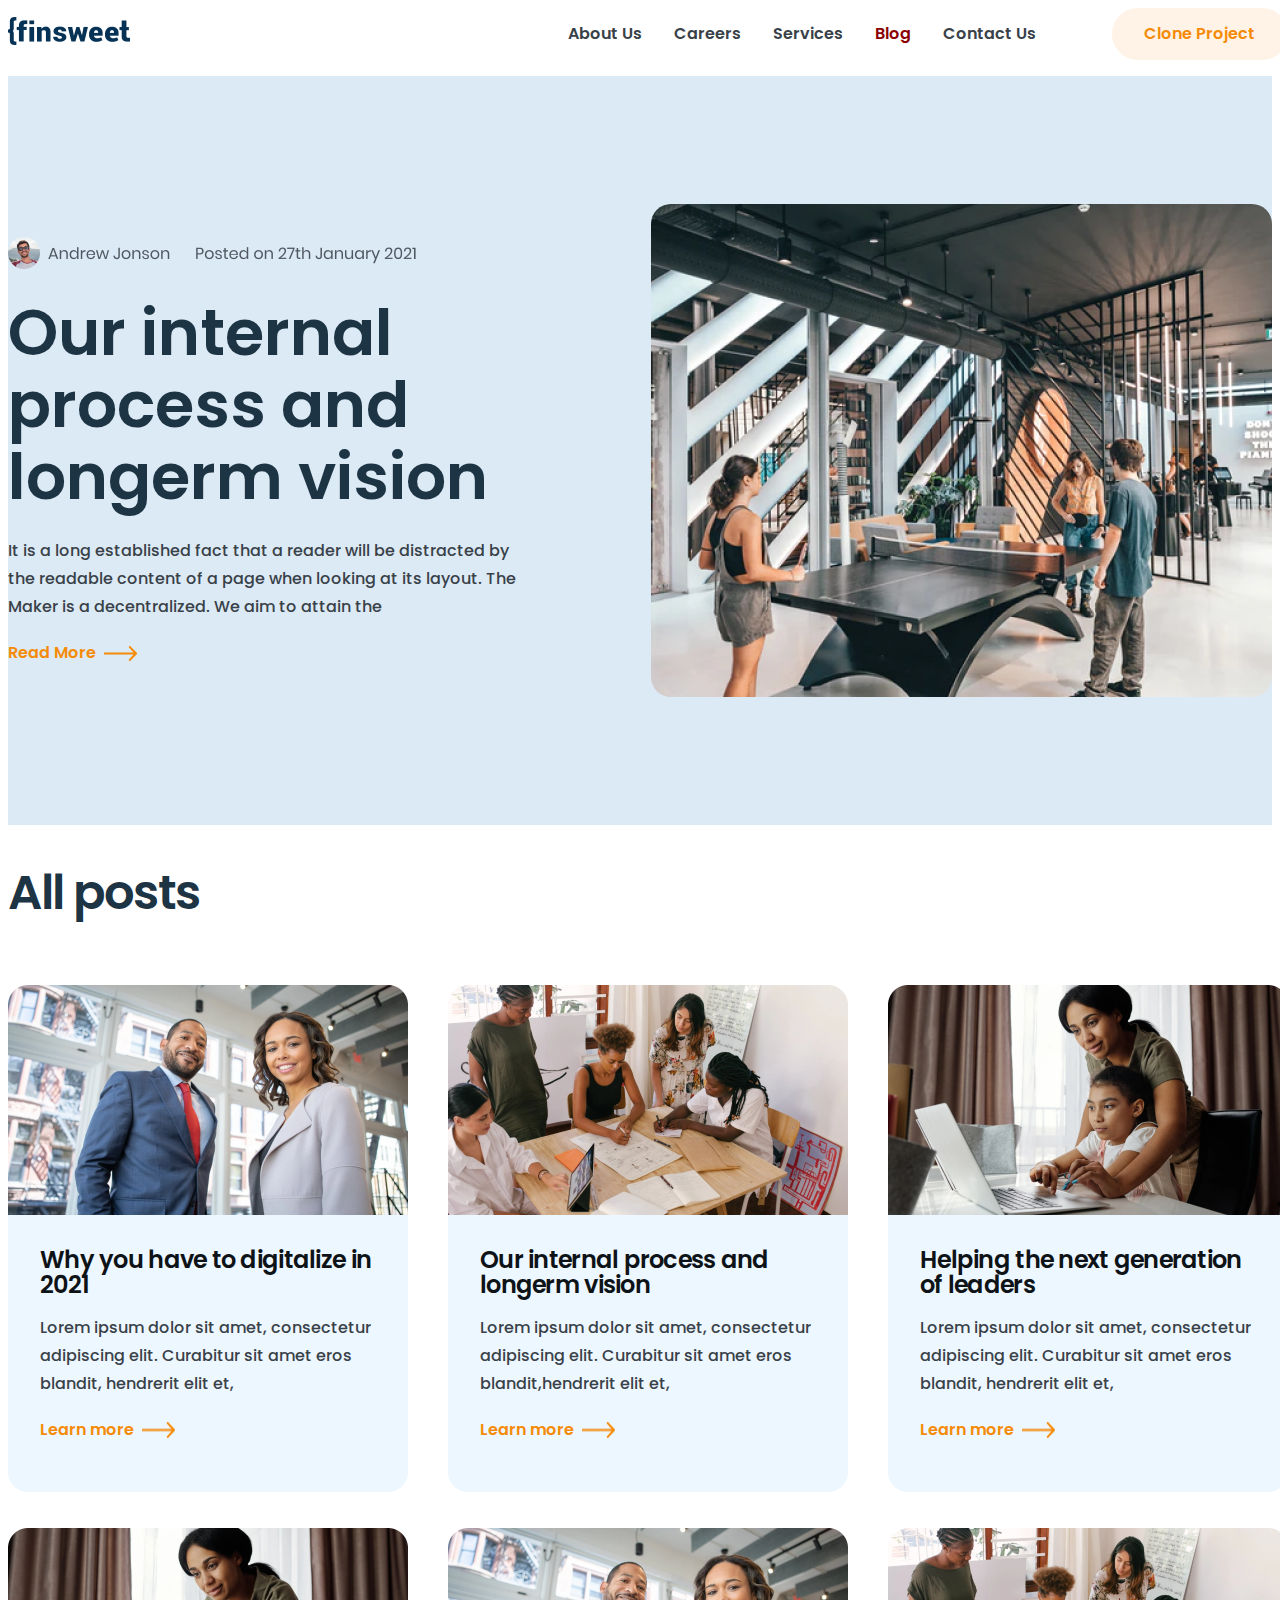
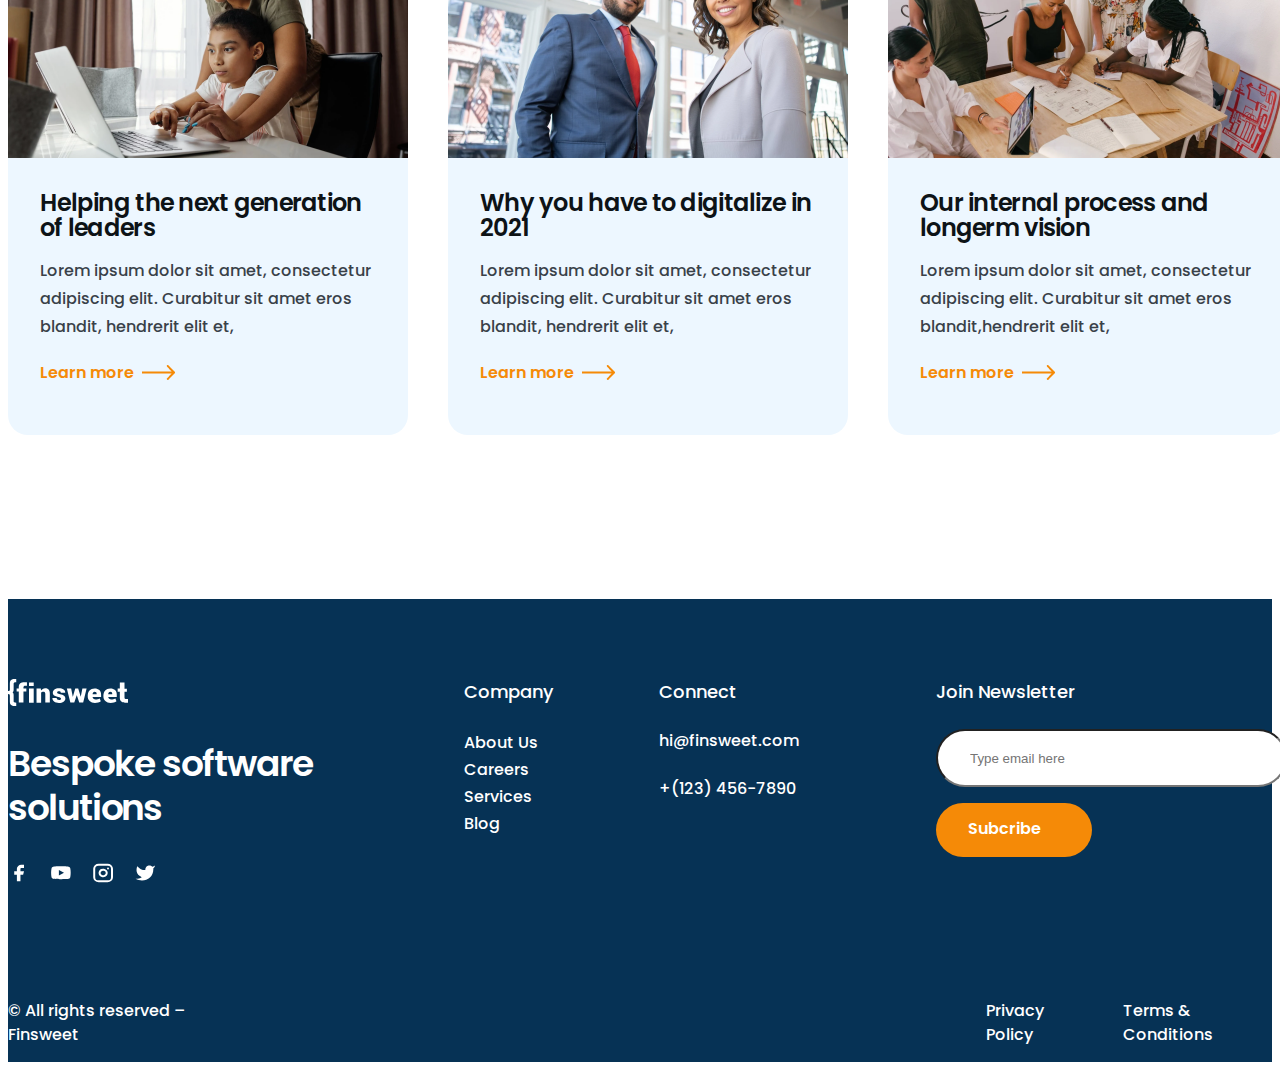
<file: blog.html>
<!DOCTYPE html>
<html lang="en">
<head>
    <meta charset="UTF-8">
    <meta name="viewport" content="width=device-width, initial-scale=1.0">
    <link  rel="stylesheet" href="style.css">
  
    <link rel="preconnect" href="https://fonts.googleapis.com">
    <link rel="preconnect" href="https://fonts.gstatic.com" crossorigin>
    <link href="https://fonts.googleapis.com/css2?family=Poppins:wght@600&display=swap" rel="stylesheet">
    <title>Findsweet</title>
</head>
<body>
   <div class="wapper">
       <nav class="navbar">
            <div class="container">
                <div class="nav-container">
                    <a href="index.html"><img srcset="images/Logo.png 2x" alt="" class="logo">
                    </a>
                    
                    <ul class="menu">
                        <li class="menu-item"> 
                            <a href="aboutus.html" >About Us</a>
                        </li>
                        <li class="menu-item"> 
                            <a  href="careers.html"   >Careers</a>
                        </li> 
                        <li class="menu-item"> 
                            <a href="services.html" >Services</a>
                        </li>
                        <li class="menu-item"> 
                            <a class="active" href="blog.html" >Blog</a>
                        </li>
                        <li class="menu-item"> 
                            <a href="contactus.html" >Contact us</a>
                        </li>
                      
                    </ul>
                    <div class="header-button">
                        <a href="#" class="cloneproject h-orange">Clone project</a>
                    </div>
                </div>
            </div>
       </nav>

       <main>
            <section class="header-blog"> 
                <div class="container">
                    <div class="header-container-blog">
                        <div class="header-text-blog">
                            <img srcset="images/member.png 2x" alt="">

                            <h1 class="header-heading-blog h1">
                                Our internal<br/> process and<br/> longerm vision
                            </h1>

                            <p class="header-desc-careers h6">It is a long established fact that a reader will be distracted by<br/>
                                 the readable content of a page when looking at its layout. The<br/>
                                  Maker is a decentralized. We aim to attain the</p>
                                <div class="read-more">
                                    <a href="bloginner.html"><h6 class="learn-more h6 h-orange">Read more</h6></a>
                                    <a href="bloginner.html"><img src="images/Icon1.png" alt="" class="icon1"></a>
                                </div>                                                            
                        </div>

                        <div class="header-images-blog">
                            <img srcset="images/blog-header.png 2x" alt="" class="blog-image">
                        </div>
                    </div>      

                </div>
                         
            </section>


            <section class="all-post">
                <div class="container">
                    <div class="all-post-container">
                        <h2 class="all-post-text h2">
                            All posts
                        </h2>

                        <div class="all-post menu">
                                
                            <div class="all-post menu-items1">
                                <img srcset="images/Image-blog1.png 2x" alt="" class="blog1">
                                <div class="all-post-img-color">
                                <h4 class="all-post tex h4 1">Why you have to digitalize in<br/> 2021</h4>
                                <h6 class="all-post text h6">Lorem ipsum dolor sit amet, consectetur <br/>adipiscing elit. Curabitur sit amet eros<br/> blandit, hendrerit elit et, </h6>
                                
                                <div class="button-all-post learn-more">
                                    <h6 class="learn-more h6 h-orange">Learn more</h6>
                                    <img src="images/Icon1.png" alt="" class="icon1">

                                </div>
                            </div>
                            </div>

                            <div class="all-post menu-items2">
                                <img srcset="images/Image-blog2.png 2x" alt="" class="blog2">
                                <div class="all-post-img-color">
                                    <h4 class="all-post tex h4 2">Our internal process and <br/>longerm vision</h4>
                                    <h6 class="all-post text h6">Lorem ipsum dolor sit amet, consectetur <br/>adipiscing elit. Curabitur sit amet eros <br/> blandit,hendrerit elit et, </h6>
                                
                                    <div class="button-all-post learn-more">
                                        <h6 class="learn-more h6 h-orange">Learn more</h6>
                                        <img src="images/Icon1.png" alt="" class="icon1">

                                    </div>
                                </div>

                            </div>

                            <div class="all-post menu-items3">
                                <img srcset="images/Image-blog3.png 2x " alt="" class="blog3">
                                    <div class="all-post-img-color">
                                        <h4 class="all-post tex h4 3">Helping the next generation<br/> of leaders</h4>
                                        <h6 class="all-post text h6">Lorem ipsum dolor sit amet, consectetur <br/>adipiscing elit. Curabitur sit amet eros<br/> blandit, hendrerit elit et, </h6>
                                
                                    <div class="button-all-post learn-more">
                                        <h6 class="learn-more h6 h-orange">Learn more</h6>
                                        <img src="images/Icon1.png" alt="" class="icon1">

                                </div>
                            </div>
                        </div>

                        <div class="all-post menu-items4">
                            <img srcset="images/Image-blog3.png 2x " alt="" class="blog3">
                                <div class="all-post-img-color">
                                    <h4 class="all-post tex h4 3">Helping the next generation<br/> of leaders</h4>
                                    <h6 class="all-post text h6">Lorem ipsum dolor sit amet, consectetur <br/>adipiscing elit. Curabitur sit amet eros<br/> blandit, hendrerit elit et, </h6>
                            
                                <div class="button-all-post learn-more">
                                    <h6 class="learn-more h6 h-orange">Learn more</h6>
                                    <img src="images/Icon1.png" alt="" class="icon1">

                            </div>
                        </div>
                    </div>

                    <div class="all-post menu-items5">
                        <img srcset="images/Image-blog1.png 2x" alt="" class="blog1">
                        <div class="all-post-img-color">
                            <h4 class="all-post tex h4 1">Why you have to digitalize in<br/> 2021</h4>
                            <h6 class="all-post text h6">Lorem ipsum dolor sit amet, consectetur <br/>adipiscing elit. Curabitur sit amet eros<br/> blandit, hendrerit elit et, </h6>
                        
                            <div class="button-all-post learn-more">
                                <h6 class="learn-more h6 h-orange">Learn more</h6>
                                 <img src="images/Icon1.png" alt="" class="icon1">

                            </div>
                    </div>
                    </div>

                    <div class="all-post menu-items6">
                        <img srcset="images/Image-blog2.png 2x" alt="" class="blog2">
                        <div class="all-post-img-color">
                            <h4 class="all-post tex h4 2">Our internal process and <br/>longerm vision</h4>
                            <h6 class="all-post text h6">Lorem ipsum dolor sit amet, consectetur <br/>adipiscing elit. Curabitur sit amet eros <br/> blandit,hendrerit elit et, </h6>
                        
                            <div class="button-all-post learn-more">
                                <h6 class="learn-more h6 h-orange">Learn more</h6>
                                <img src="images/Icon1.png" alt="" class="icon1">

                            </div>
                        </div>
                    </div>
                        
                        
                    </div>

                    </div>
                    
                </div>

            </section>
       </main>

       <footer>
            <div class="container">
                <div class="footer-container">
                    <div class="footer-top">
                        <div class="footer-left">
                            <img src="images/Logo-footer.svg" alt="">
                            <h3 class="footer-text h3">Bespoke software <br/>solutions</h3>
                            
                            
                                <div class="social">
                                    <img src="images/facebook.svg" alt="">
                                    <img src="images/youtube.svg" alt="">
                                    <img src="images/instagram.svg" alt="">
                                    <img src="images/twitter.svg" alt="">
    
                                </div>
    
                          
                        <div class="footer-all-social-blog">
                            <div class="company">
                                <li class="company-text h5">Company</li>
                               
                                    <li class="company-text h6">About Us</li>
                                    <li class="company-text h6">Careers</li>
                                    <li class="company-text h6">Services</li>
                                    <li class="company-text h6">Blog</li>
     
                            </div>
                            <div class="connect">
                                <li class="connect-text h5">Connect</li>
                                <li class="connect-text h6">hi@finsweet.com</li>
                                <li class="connect-text h6">+(123) 456-7890</li>
    
                            </div>
    
                            <div class="subscribe">
                                <li class="subscribe-text h5">Join Newsletter</li>
    
                                <input type="text" id="text-email" name="email" placeholder="Type email here">
    
                                <div class="footer-button btn-dark"> 
                                    <a href="#" class=" text h-white" >Subcribe</a>
                                </div>
    
                            </div>
                        </div>
                     </div>

                    <div class="footer-bottom">
                        <div class="shape">
                            <img src="images/Shape Left.png" alt="" class="shape-left">
                            <img src="images/Shape Right.png" alt="" class="shape-right">

                        </div>
                       
                        
                            <div class="bottom-blog">
                                <h6 class="footer-text h6">
                                    © All rights reserved – Finsweet
                                </h6>

                                <div class="fooetr-left">
                                    <li class="footer-left h6" >Privacy Policy</li>
                                    <li class="footer-left h6">Terms & Conditions</li>

                                </div>
                               

                            </div>
                        
                    </div>
                     
                </div>

            </div>
       </footer>
   </div>
  
</body>
</html>
</file>
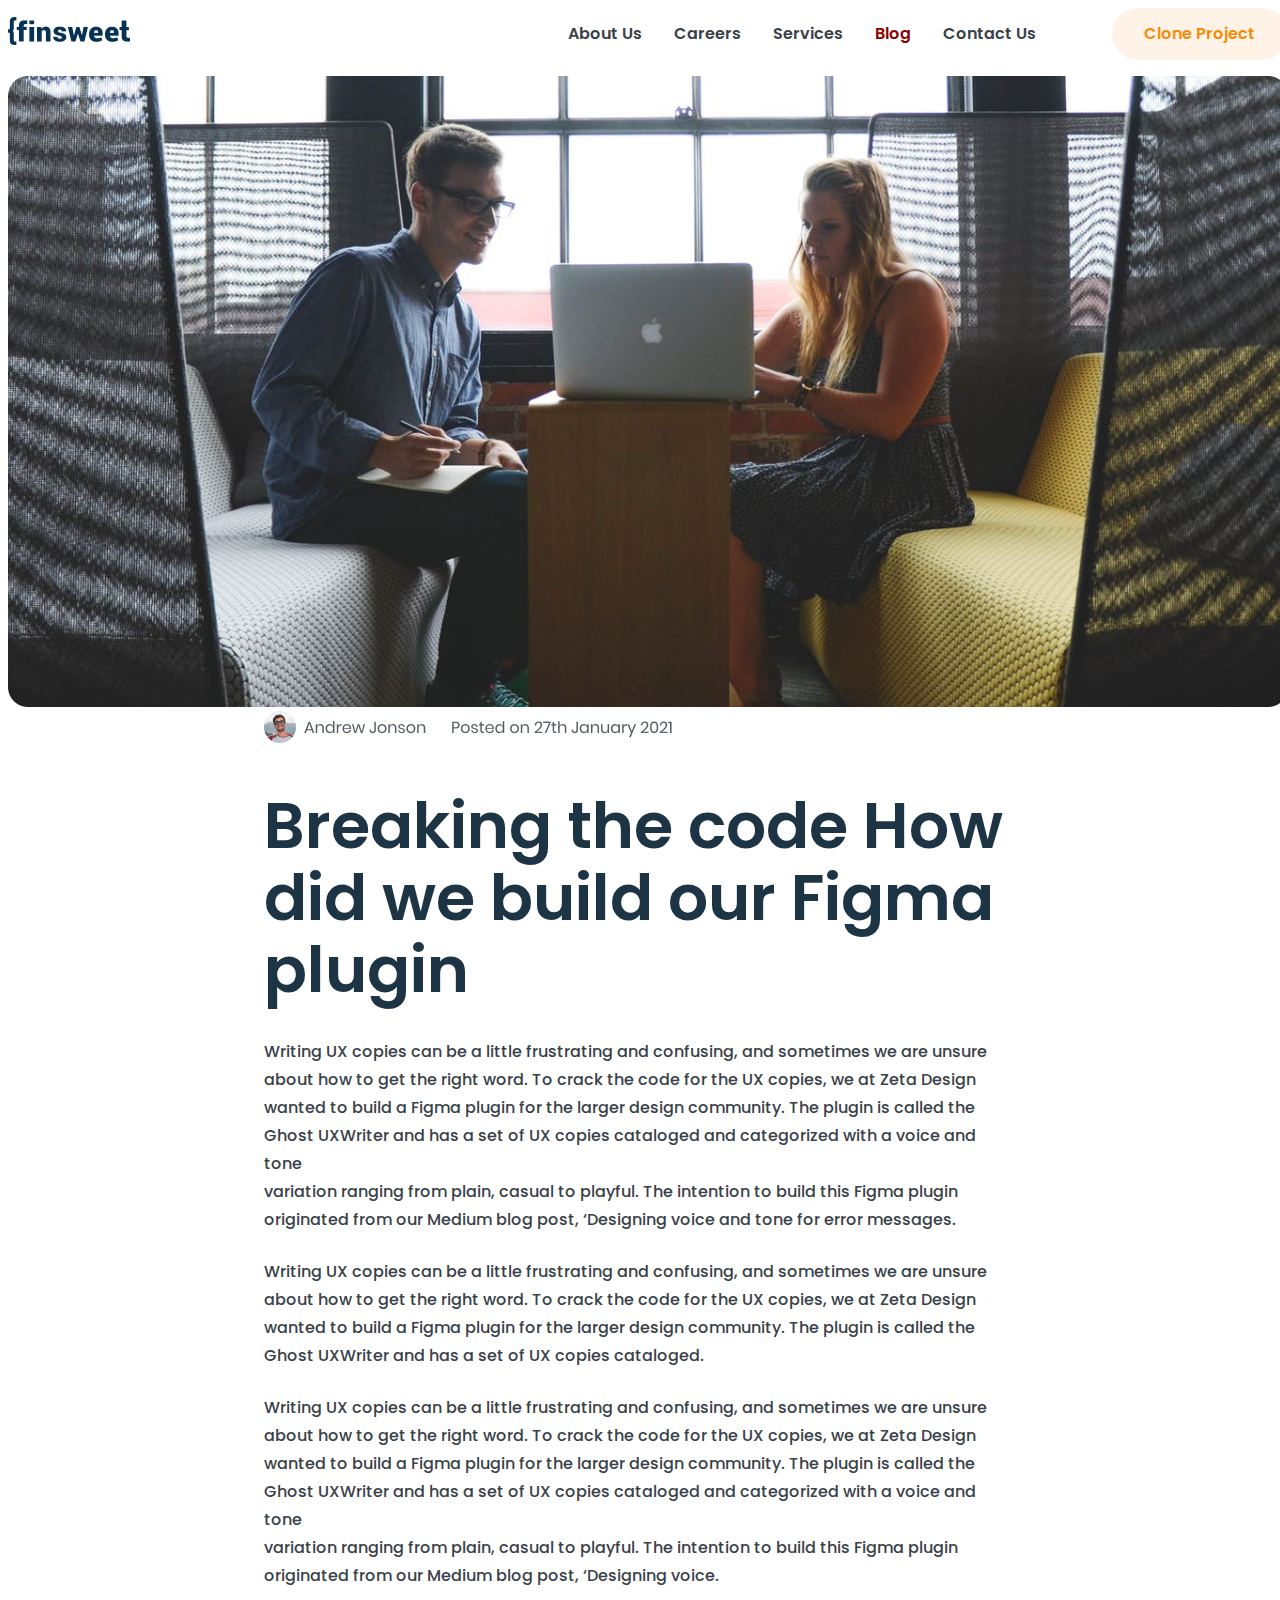
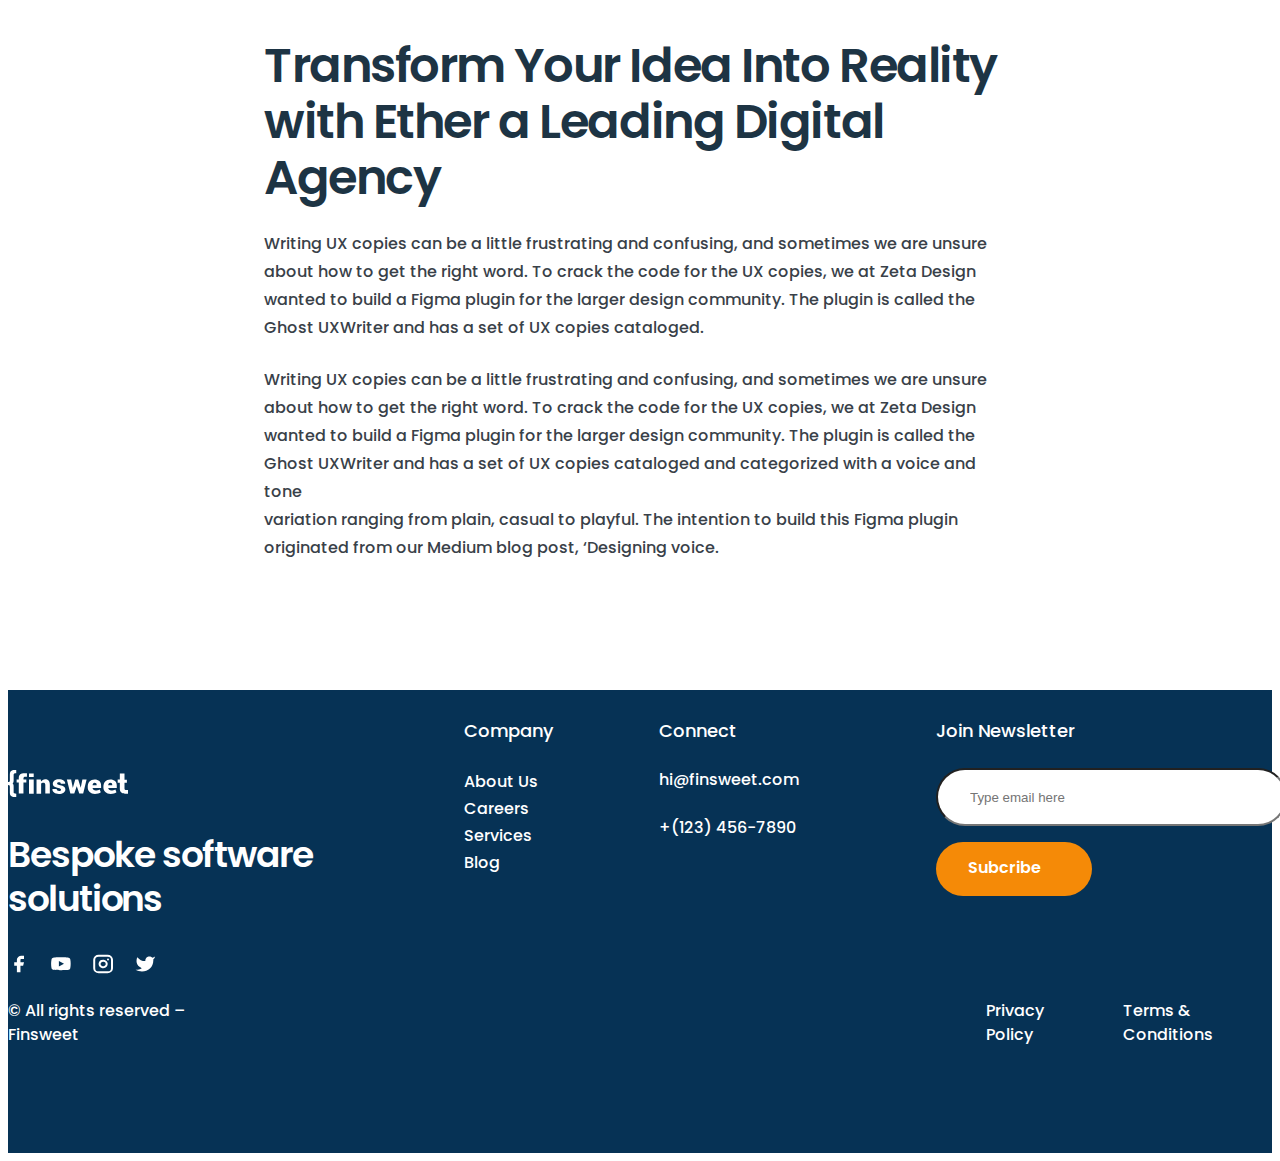
<file: bloginner.html>
<!DOCTYPE html>
<html lang="en">
<head>
    <meta charset="UTF-8">
    <meta name="viewport" content="width=device-width, initial-scale=1.0">
    <link  rel="stylesheet" href="style.css">
  
    <link rel="preconnect" href="https://fonts.googleapis.com">
    <link rel="preconnect" href="https://fonts.gstatic.com" crossorigin>
    <link href="https://fonts.googleapis.com/css2?family=Poppins:wght@600&display=swap" rel="stylesheet">
    <title>Findsweet</title>
</head>
<body>
   <div class="wapper">
       <nav class="navbar">
            <div class="container">
                <div class="nav-container">
                    <a href="index.html"><img srcset="images/Logo.png 2x" alt="" class="logo">
                    </a>
                    
                    <ul class="menu">
                        <li class="menu-item"> 
                            <a href="aboutus.html" >About Us</a>
                        </li>
                        <li class="menu-item"> 
                            <a  href="careers.html"   >Careers</a>
                        </li> 
                        <li class="menu-item"> 
                            <a href="services.html" >Services</a>
                        </li>
                        <li class="menu-item"> 
                            <a class="active" href="blog.html" >Blog</a>
                        </li>
                        <li class="menu-item"> 
                            <a href="contactus.html" >Contact us</a>
                        </li>
                      
                    </ul>
                    <div class="header-button">
                        <a href="#" class="cloneproject h-orange">Clone project</a>
                    </div>
                </div>
            </div>
       </nav>

       <main>
        <section class="blog-post">
            <div class="container">
                <div class="blog-inner-container">
                    <img srcset="images/blog-inner.png 2x" alt="">
                    <div class="container-context">
                        <img srcset="images/Member-blogiiner.png 2x" alt="">
                        <h1 class="blog-post-content h1">Breaking the code How<br/> did we build our Figma<br/> plugin </h1>
                        <h6 class="blog-post-content h6">
                            Writing UX copies can be a little frustrating and confusing, and sometimes we are unsure<br/>
                            about how to get the right word. To crack the code for the UX copies, we at Zeta Design<br/>
                            wanted to build a Figma plugin for the larger design community. The plugin is called the<br/>
                            Ghost UXWriter and has a set of UX copies cataloged and categorized with a voice and tone <br/>
                            variation ranging from plain, casual to playful. The intention to build this Figma plugin<br/>
                             originated from our Medium blog post, ‘Designing voice and tone for error messages.
                        </h6>

                        <h6  class="blog-post-content-title h6">
                            Writing UX copies can be a little frustrating and confusing, and sometimes we are unsure<br/>
                            about how to get the right word. To crack the code for the UX copies, we at Zeta Design<br/> 
                            wanted to build a Figma plugin for the larger design community. The plugin is called the<br/>
                             Ghost UXWriter and has a set of UX copies cataloged.
                        </h6>

                        <h6  class="blog-post-content-title h6">
                            Writing UX copies can be a little frustrating and confusing, and sometimes we are unsure<br/>
                            about how to get the right word. To crack the code for the UX copies, we at Zeta Design<br/>
                            wanted to build a Figma plugin for the larger design community. The plugin is called the<br/>
                            Ghost UXWriter and has a set of UX copies cataloged and categorized with a voice and tone<br/>
                            variation ranging from plain, casual to playful. The intention to build this Figma plugin<br/>
                            originated from our Medium blog post, ‘Designing voice.
                        </h6>

                        <h2 class="blog-post-content h2">
                            Transform Your Idea Into Reality <br/> with Ether a Leading Digital <br/>Agency
                        </h2>
                        <h6  class="blog-post-content-title h6">
                            Writing UX copies can be a little frustrating and confusing, and sometimes we are unsure<br/>
                            about how to get the right word. To crack the code for the UX copies, we at Zeta Design<br/> 
                            wanted to build a Figma plugin for the larger design community. The plugin is called the<br/>
                             Ghost UXWriter and has a set of UX copies cataloged.
                        </h6>

                        <h6  class="blog-post-content-title h6">
                            Writing UX copies can be a little frustrating and confusing, and sometimes we are unsure<br/>
                            about how to get the right word. To crack the code for the UX copies, we at Zeta Design<br/>
                            wanted to build a Figma plugin for the larger design community. The plugin is called the<br/>
                            Ghost UXWriter and has a set of UX copies cataloged and categorized with a voice and tone<br/>
                            variation ranging from plain, casual to playful. The intention to build this Figma plugin<br/>
                            originated from our Medium blog post, ‘Designing voice.
                        </h6>

                    </div>

                    

                </div>

            </div>

        </section>
       </main>
       <footer>
            <div class="container">
                <div class="footer-container">
                    <div class="footer-top">
                        <div class="footer-left">
                            <img src="images/Logo-footer.svg" alt="">
                            <h3 class="footer-text h3">Bespoke software <br/>solutions</h3>
                            
                            
                                <div class="social">
                                    <img src="images/facebook.svg" alt="">
                                    <img src="images/youtube.svg" alt="">
                                    <img src="images/instagram.svg" alt="">
                                    <img src="images/twitter.svg" alt="">
    
                                </div>
    
                          
                        <div class="footer-all-social-blog-inner">
                            <div class="company">
                                <li class="company-text h5">Company</li>
                               
                                    <li class="company-text h6">About Us</li>
                                    <li class="company-text h6">Careers</li>
                                    <li class="company-text h6">Services</li>
                                    <li class="company-text h6">Blog</li>
     
                            </div>
                            <div class="connect">
                                <li class="connect-text h5">Connect</li>
                                <li class="connect-text h6">hi@finsweet.com</li>
                                <li class="connect-text h6">+(123) 456-7890</li>
    
                            </div>
    
                            <div class="subscribe">
                                <li class="subscribe-text h5">Join Newsletter</li>
    
                                <input type="text" id="text-email" name="email" placeholder="Type email here">
    
                                <div class="footer-button btn-dark"> 
                                    <a href="#" class=" text h-white" >Subcribe</a>
                                </div>
    
                            </div>
                        </div>
                     </div>

                    <div class="footer-bottom">
                        <div class="shape">
                            <img src="images/Shape Left.png" alt="" class="shape-left">
                            <img src="images/Shape Right.png" alt="" class="shape-right">

                        </div>
                       
                        
                            <div class="bottom-blog">
                                <h6 class="footer-text h6">
                                    © All rights reserved – Finsweet
                                </h6>

                                <div class="fooetr-left">
                                    <li class="footer-left h6" >Privacy Policy</li>
                                    <li class="footer-left h6">Terms & Conditions</li>

                                </div>
                               

                            </div>
                        
                    </div>
                     
                </div>

            </div>
       </footer>
   </div>
  
</body>
</html>
</file>
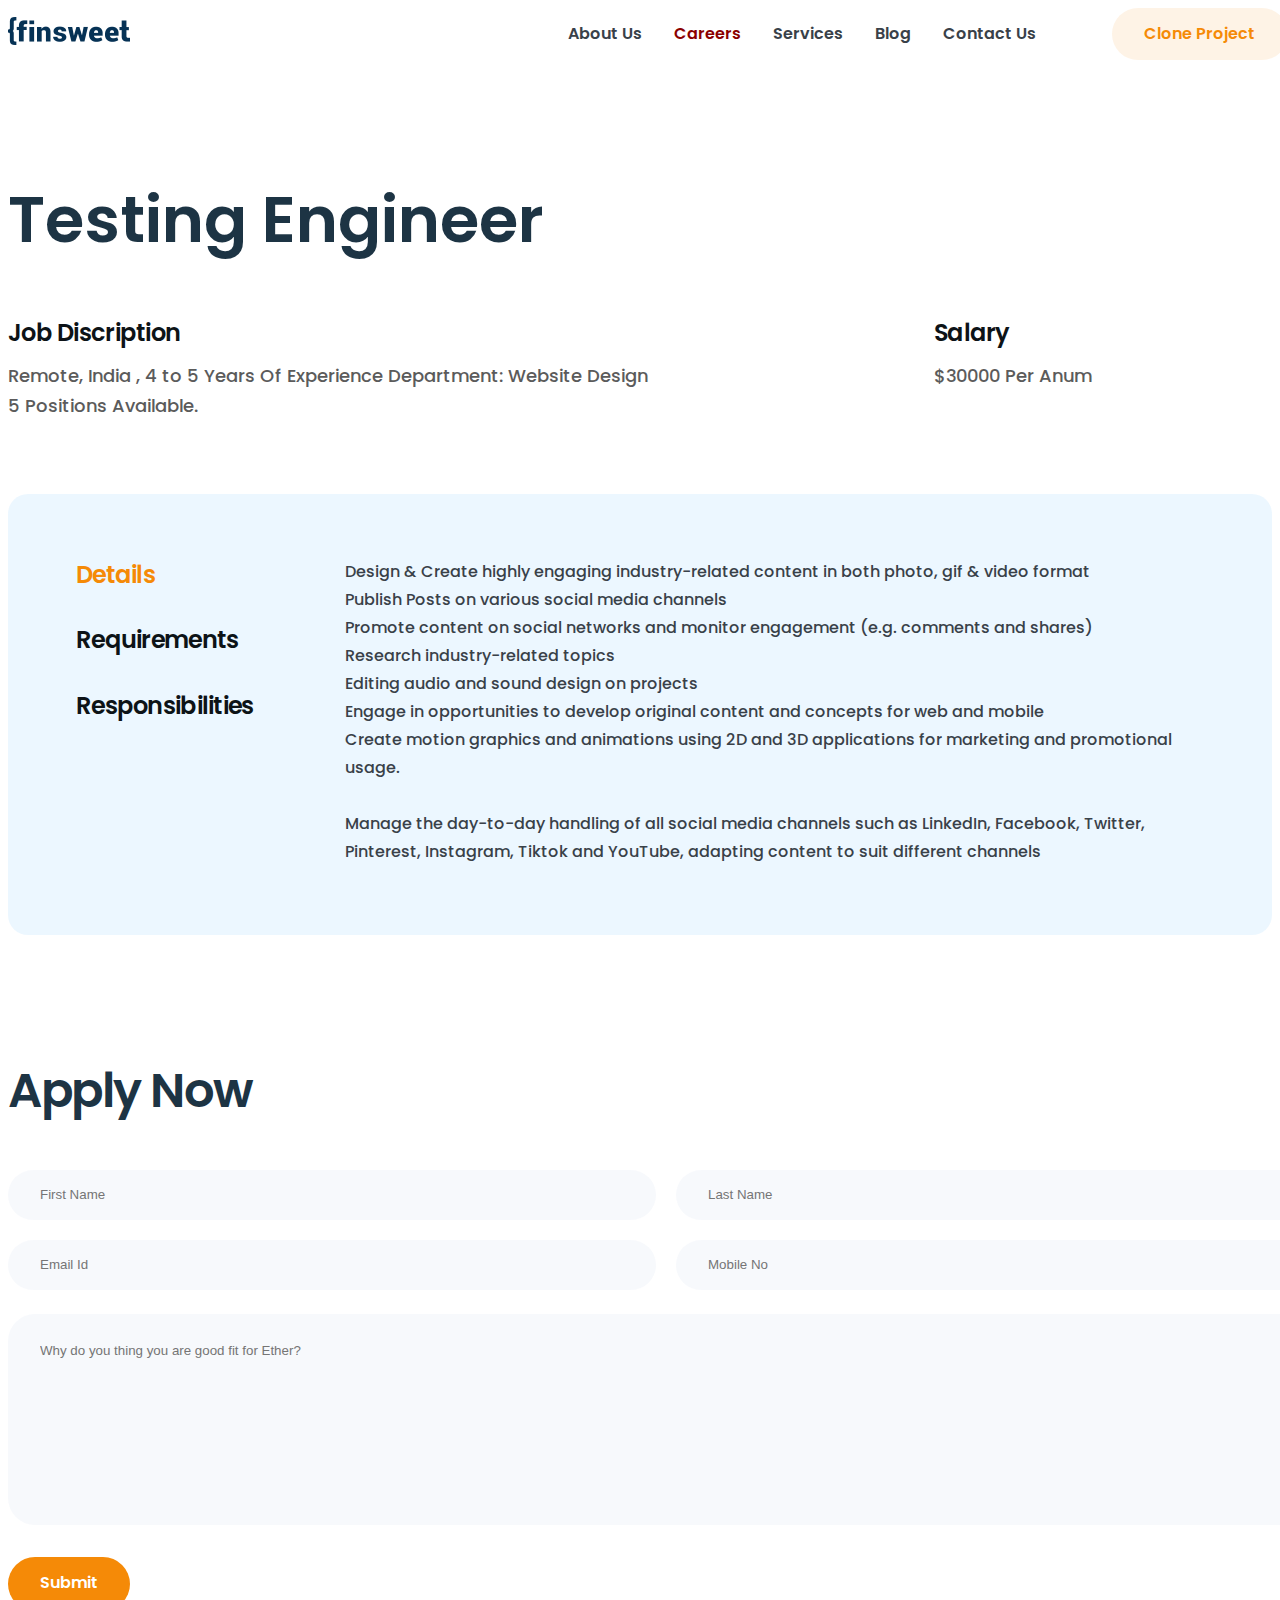
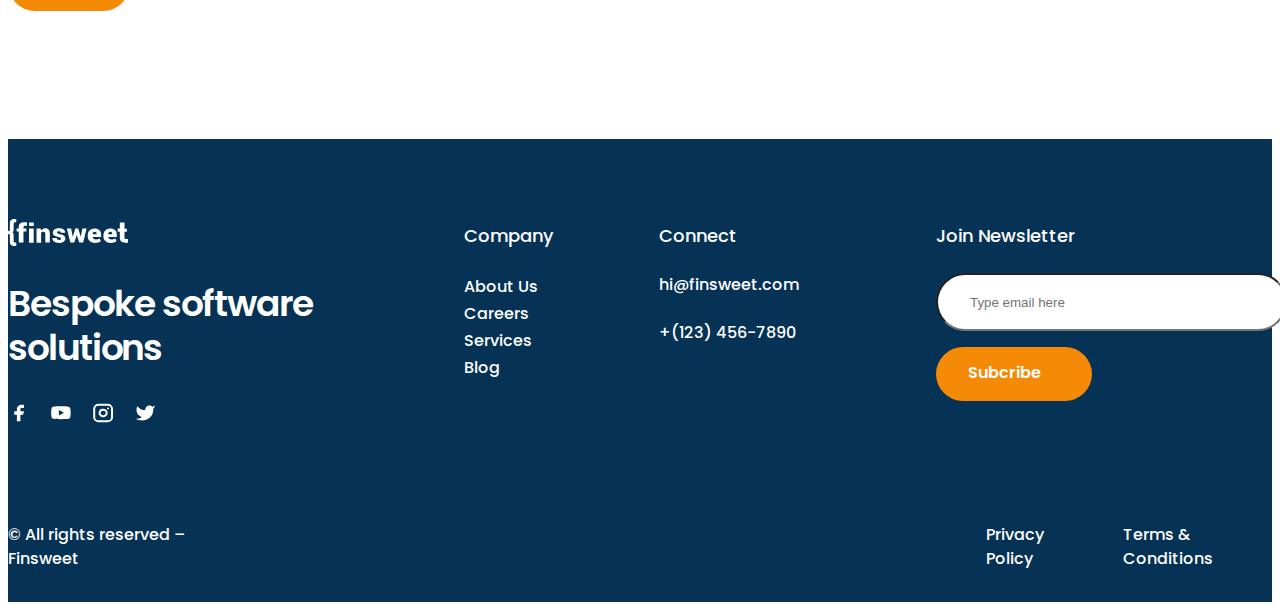
<file: careers-testing.html>
<!DOCTYPE html>
<html lang="en">
<head>
    <meta charset="UTF-8">
    <meta name="viewport" content="width=device-width, initial-scale=1.0">
    <link  rel="stylesheet" href="style.css">
    
    <link rel="preconnect" href="https://fonts.googleapis.com">
    <link rel="preconnect" href="https://fonts.gstatic.com" crossorigin>
    <link href="https://fonts.googleapis.com/css2?family=Poppins:wght@600&display=swap" rel="stylesheet">
    <title>Findsweet</title>
</head>
<body>
   <div class="wapper">
       <nav class="navbar">
            <div class="container">
                <div class="nav-container">
                    <a href="index.html"><img srcset="images/Logo.png 2x" alt="" class="logo">
                    </a>
                    
                    <ul class="menu">
                        <li class="menu-item"> 
                            <a href="aboutus.html" >About Us</a>
                        </li>
                        <li class="menu-item"> 
                            <a class="active" href="careers.html"   >Careers</a>
                        </li> 
                        <li class="menu-item"> 
                            <a href="services.html" >Services</a>
                        </li>
                        <li class="menu-item"> 
                            <a href="blog.html" >Blog</a>
                        </li>
                        <li class="menu-item"> 
                            <a href="contactus.html" >Contact us</a>
                        </li>
                      
                    </ul>
                    <div class="header-button">
                        <a href="#" class="cloneproject h-orange">Clone project</a>
                    </div>
                </div>
            </div>
       </nav>

       <main>
           <section class="careers-header">
                <div class="container">
                    <div class="careers-testing-header-container">
                        <h1 class="career-testing h1">
                            Testing Engineer
                        </h1>
                        <div class="job">
                            <div class="job-left">
                                <h4 class="job-left-text h4">Job Discription</h4>
                                <h5 class="job-left-text h5">Remote, India , 4 to 5 Years Of Experience Department: Website Design<br/> 5 Positions Available.</h5>
                            </div>

                            <div class="job-right">
                                <h4 class="job-right-text h4">Salary</h4>
                                <h5 class="job-right-text h5">$30000 Per Anum </h5>
                            </div>                        
                        </div>
                    </div>
                </div>
           </section>

           <section class="careers-details">
                <div class="container">
                    <div class="careers-detail-container">
                        <div class="careers-detail-left">
                            <h4 class="careers-detail-text h4">Details</h4>
                            <h4 class="careers-detail-text1 h4">Requirements</h4>
                            <h4 class="careers-detail-text1 h4">Responsibilities</h4>
                        

                        </div>
                        <div class="careers-detail-right">
                            <h6 class="careers-detail-text h6">
                                Design & Create highly engaging industry-related content in both photo, gif & video format<br/>
                                Publish Posts on various social media channels<br/>
                                Promote content on social networks and monitor engagement (e.g. comments and shares)<br/>
                                Research industry-related topics<br/>
                                Editing audio and sound design on projects<br/>
                                Engage in opportunities to develop original content and concepts for web and mobile<br/>
                                Create motion graphics and animations using 2D and 3D applications for marketing and promotional usage.<br/><br/>

                                Manage the day-to-day handling of all social media channels such as LinkedIn, Facebook, Twitter,<br/>
                                 Pinterest, Instagram, Tiktok and YouTube, adapting content to suit different channels
                            </h6>

                        </div>

                    </div>

                </div>

           </section>

           <section class="aplly-section-careers">
                <div class="container">
                    <div class="apply-section-careers-container">
                        <h2 class="aplly-text h2">Apply Now</h2>

                        <div class="input">
                           
                                <input type="text" id="fname" name="fname" placeholder="First Name">

                            
                            
                                <input type="text" id="lname" name="lname" placeholder="Last Name">

                           
                                <input type="text" id="emailid" name="emailid" placeholder="Email Id">
                           
                                <input type="text" id="moblie" name="moblie" placeholder="Mobile No">

                            </div>   
                                <input type="text" id="question" name="question" placeholder="Why do you thing you are good fit for Ether?">

                                <div class="career-testing btn-dark"> 
                                    <a href="#" class=" text h-white" >Submit</a>
                                </div>
                        
                    </div>

                </div>
           </section>
       </main>

       


        <footer>
            <div class="container">
                <div class="footer-container">
                    <div class="footer-top">
                        <div class="footer-left">
                            <img src="images/Logo-footer.svg" alt="">
                            <h3 class="footer-text h3">Bespoke software <br/>solutions</h3>
                            
                            
                                <div class="social">
                                    <img src="images/facebook.svg" alt="">
                                    <img src="images/youtube.svg" alt="">
                                    <img src="images/instagram.svg" alt="">
                                    <img src="images/twitter.svg" alt="">
    
                                </div>
    
                          
                        <div class="footer-all-social-careers-testing">
                            <div class="company">
                                <li class="company-text h5">Company</li>
                               
                                    <li class="company-text h6">About Us</li>
                                    <li class="company-text h6">Careers</li>
                                    <li class="company-text h6">Services</li>
                                    <li class="company-text h6">Blog</li>
     
                            </div>
                            <div class="connect">
                                <li class="connect-text h5">Connect</li>
                                <li class="connect-text h6">hi@finsweet.com</li>
                                <li class="connect-text h6">+(123) 456-7890</li>
    
                            </div>
    
                            <div class="subscribe">
                                <li class="subscribe-text h5">Join Newsletter</li>
    
                                <input type="text" id="text-email" name="email" placeholder="Type email here">
    
                                <div class="footer-button btn-dark"> 
                                    <a href="#" class=" text h-white" >Subcribe</a>
                                </div>
    
                            </div>
                        </div>
                     </div>

                    <div class="footer-bottom">
                        <div class="shape">
                            <img src="images/Shape Left.png" alt="" class="shape-left">
                            <img src="images/Shape Right.png" alt="" class="shape-right">

                        </div>
                       
                        
                            <div class="bottom-careers-testing">
                                <h6 class="footer-text h6">
                                    © All rights reserved – Finsweet
                                </h6>

                                <div class="fooetr-left">
                                    <li class="footer-left h6" >Privacy Policy</li>
                                    <li class="footer-left h6">Terms & Conditions</li>

                                </div>
                               

                            </div>
                        
                    </div>
                     
                </div>

            </div>
       </footer> 
   </div>
  
</body>
</html>
</file>
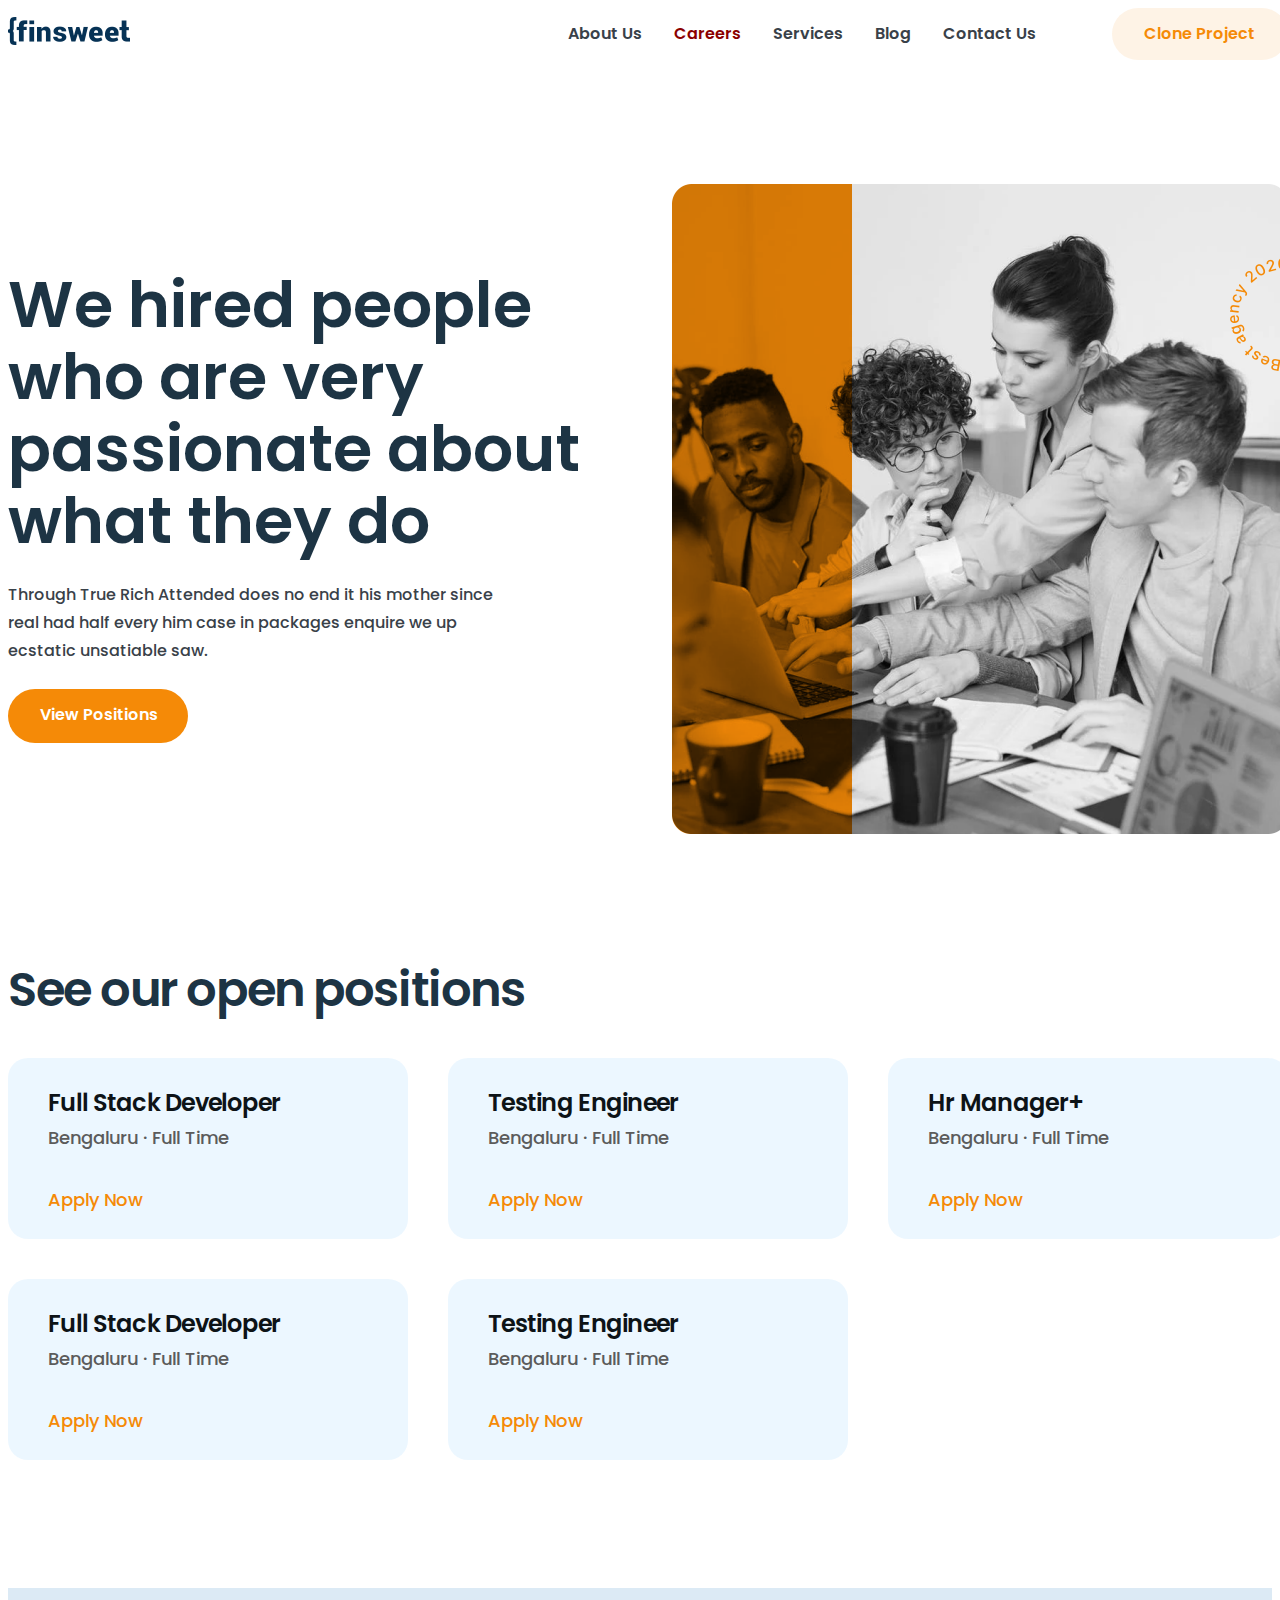
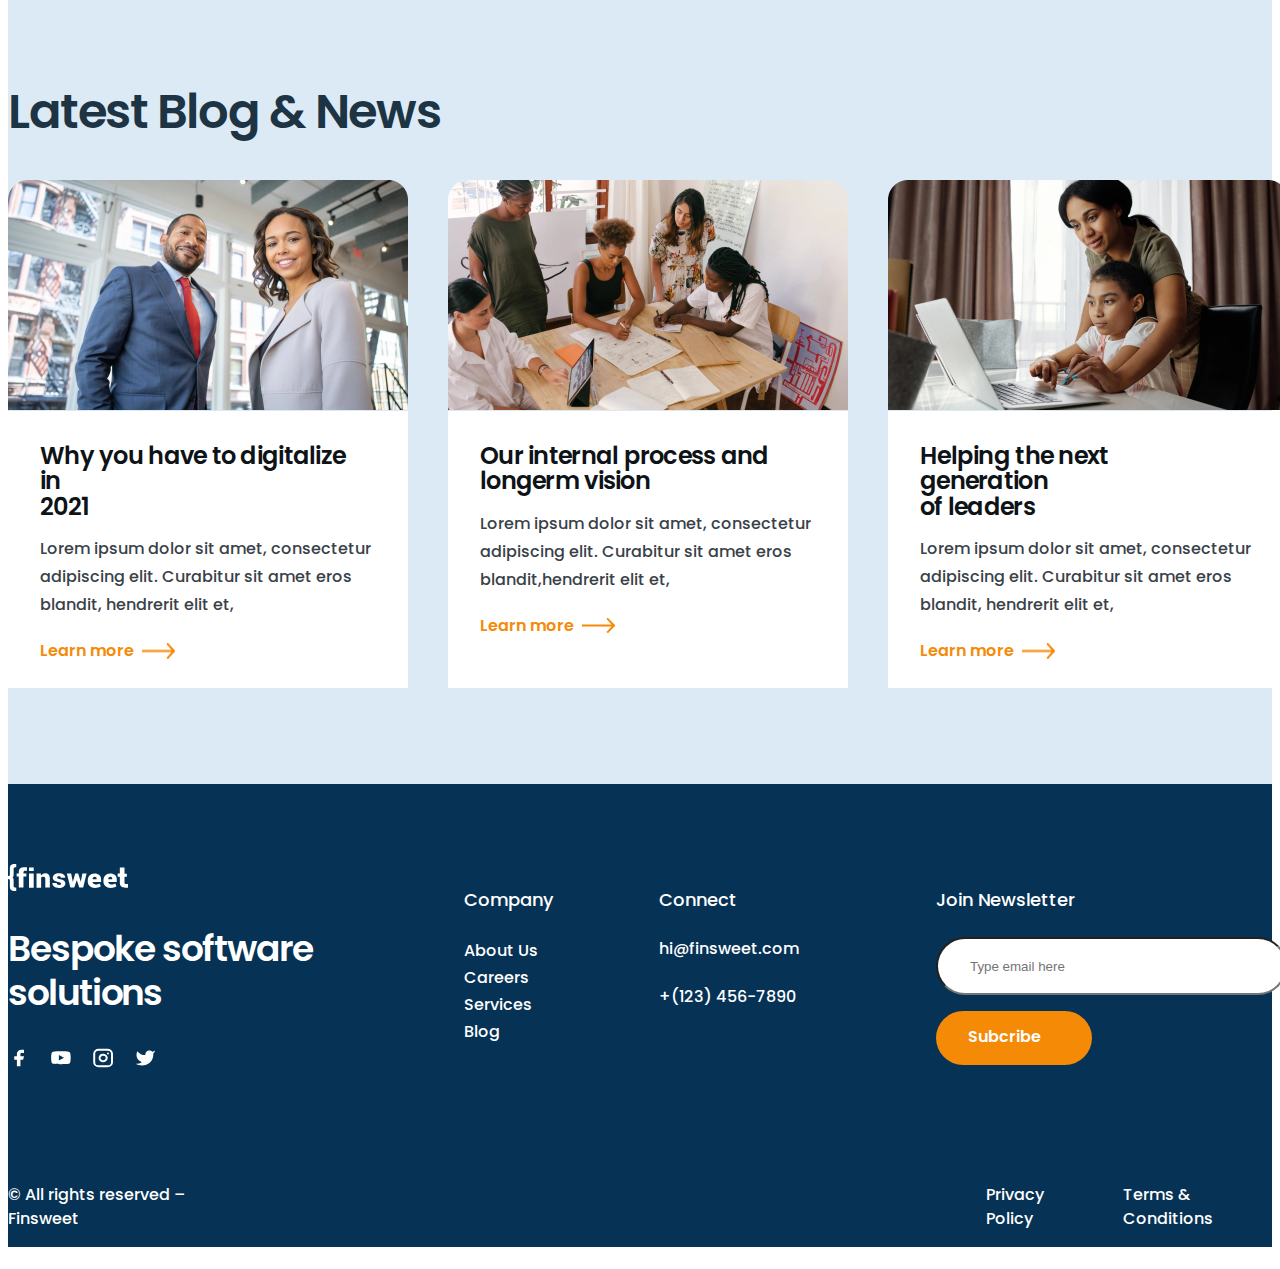
<file: careers.html>
<!DOCTYPE html>
<html lang="en">
<head>
    <meta charset="UTF-8">
    <meta name="viewport" content="width=device-width, initial-scale=1.0">
    <link  rel="stylesheet" href="style.css">
    
    <link rel="preconnect" href="https://fonts.googleapis.com">
    <link rel="preconnect" href="https://fonts.gstatic.com" crossorigin>
    <link href="https://fonts.googleapis.com/css2?family=Poppins:wght@600&display=swap" rel="stylesheet">
    <title>Findsweet</title>
</head>
<body>
   <div class="wapper">
       <nav class="navbar">
            <div class="container">
                <div class="nav-container">
                    <a href="index.html"><img srcset="images/Logo.png 2x" alt="" class="logo">
                    </a>
                    
                    <ul class="menu">
                        <li class="menu-item"> 
                            <a href="aboutus.html" >About Us</a>
                        </li>
                        <li class="menu-item"> 
                            <a class="active" href="careers.html"   >Careers</a>
                        </li> 
                        <li class="menu-item"> 
                            <a href="services.html" >Services</a>
                        </li>
                        <li class="menu-item"> 
                            <a href="blog.html" >Blog</a>
                        </li>
                        <li class="menu-item"> 
                            <a href="contactus.html" >Contact us</a>
                        </li>
                      
                    </ul>
                    <div class="header-button">
                        <a href="#" class="cloneproject h-orange">Clone project</a>
                    </div>
                </div>
            </div>
       </nav>

       <main>
            <section class="header-careers"> 
                <div class="container">
                    <div class="header-container-careers">
                        <div class="header-text-careers">
                            <h1 class="header-heading-careers h1">
                                We hired people<br/> who are very<br/> passionate about<br/> what they do
                            </h1>

                            <p class="header-desc-careers h6">Through True Rich Attended does no end it his mother since<br/> real had half every him case in packages enquire we up<br/> ecstatic unsatiable saw.</p>
                                
                            <div class="buttons-careers">
                                <div class="button careers"> 
                                    <a href="contactus.html" class=" text h-white" >View Positions</a>
                                </div>                                 
                            </div>
                        </div>

                        <div class="header-images-careers">
                            <img srcset="images/careers-header.png 2x" alt="" class="careers-image">
                        </div>
                    </div>      

                </div>
                         
            </section>

            <section class="careers-section">
                <div class="container">
                    <div class="careers-section-container">
                        <h2 class="careers-section text h2">See our open positions </h2>
                        <div class="careers-all">
                            <div class="careers1">
                                <h4 class="careers-section h4">Full Stack Developer</h4>
                                <h5 class="careers-section h5">Bengaluru · Full Time </h5>
                                <a href="careers-testing.html"><h5 class="careers-section h5 apply">Apply Now</h5></a>
    
                            </div>
    
    
                            <div class="careers2">
                                <h4 class="careers-section h4">Testing Engineer</h4>
                                <h5 class="careers-section h5">Bengaluru · Full Time </h5>
                                <a href="careers-testing.html"><h5 class="careers-section h5 apply">Apply Now</h5></a>
    
                            </div>
    
                            <div class="careers3">
                                <h4 class="careers-section h4">Hr Manager+</h4>
                                <h5 class="careers-section h5">Bengaluru · Full Time </h5>
                                <a href="careers-testing.html"><h5 class="careers-section h5 apply">Apply Now</h5></a>
    
                            </div>
    
                            <div class="careers4">
                                <h4 class="careers-section h4">Full Stack Developer</h4>
                                <h5 class="careers-section h5">Bengaluru · Full Time </h5>
                                <a href="careers-testing.html"><h5 class="careers-section h5 apply">Apply Now</h5></a>
    
                            </div>
    
                            <div class="careers5">
                                <h4 class="careers-section h4">Testing Engineer</h4>
                                <h5 class="careers-section h5">Bengaluru · Full Time </h5>
                                <a href="careers-testing.html"><h5 class="careers-section h5 apply">Apply Now</h5></a>
    
                            </div>

                        </div>
                     

                      
                    </div>

                </div>
                
            </section>


            <section class="lastest-section-careers">
                    <div class="container">
                        <div class="lastest-section-container">
                            <h2 class="lastest-text h2">Latest Blog & News</h2>
    
                            <div class="lastest menu">
                                
                                <div class="lastest menu-items1">
                                    <img srcset="images/Image-blog1.png 2x" alt="" class="blog1">
                                    <div class="blog-img-color">
                                    <h4 class="blog tex h4 1">Why you have to digitalize in<br/> 2021</h4>
                                    <h6 class="blog text h6">Lorem ipsum dolor sit amet, consectetur <br/>adipiscing elit. Curabitur sit amet eros<br/> blandit, hendrerit elit et, </h6>
                                    
                                    <div class="button-lastest learn-more">
                                        <h6 class="learn-more h6 h-orange">Learn more</h6>
                                        <img src="images/Icon1.png" alt="" class="icon1">
    
                                    </div>
                                </div>
                                </div>
    
                                <div class="lastes menu-items2">
                                    <img srcset="images/Image-blog2.png 2x" alt="" class="blog2">
                                    <div class="blog-img-color">
                                        <h4 class="blog tex h4 2">Our internal process and <br/>longerm vision</h4>
                                        <h6 class="blog text h6">Lorem ipsum dolor sit amet, consectetur <br/>adipiscing elit. Curabitur sit amet eros <br/> blandit,hendrerit elit et, </h6>
                                    
                                        <div class="button-lastest learn-more">
                                            <h6 class="learn-more h6 h-orange">Learn more</h6>
                                            <img src="images/Icon1.png" alt="" class="icon1">
    
                                        </div>
                                    </div>
    
                                </div>
    
                                <div class="lastes menu-items3">
                                    <img srcset="images/Image-blog3.png 2x " alt="" class="blog3">
                                        <div class="blog-img-color">
                                            <h4 class="blog tex h4 3">Helping the next generation<br/> of leaders</h4>
                                            <h6 class="blog text h6">Lorem ipsum dolor sit amet, consectetur <br/>adipiscing elit. Curabitur sit amet eros<br/> blandit, hendrerit elit et, </h6>
                                    
                                        <div class="button-lastest learn-more">
                                            <h6 class="learn-more h6 h-orange">Learn more</h6>
                                            <img src="images/Icon1.png" alt="" class="icon1">
    
                                    </div>
                                </div>
                            </div>                   
                        </div>
                    </div>
            </section>  
       </main>

       


       <footer>
            <div class="container">
                <div class="footer-container">
                    <div class="footer-top">
                        <div class="footer-left">
                            <img src="images/Logo-footer.svg" alt="">
                            <h3 class="footer-text h3">Bespoke software <br/>solutions</h3>
                            
                            
                                <div class="social">
                                    <img src="images/facebook.svg" alt="">
                                    <img src="images/youtube.svg" alt="">
                                    <img src="images/instagram.svg" alt="">
                                    <img src="images/twitter.svg" alt="">
    
                                </div>
    
                          
                        <div class="footer-all-social-careers">
                            <div class="company">
                                <li class="company-text h5">Company</li>
                               
                                    <li class="company-text h6">About Us</li>
                                    <li class="company-text h6">Careers</li>
                                    <li class="company-text h6">Services</li>
                                    <li class="company-text h6">Blog</li>
     
                            </div>
                            <div class="connect">
                                <li class="connect-text h5">Connect</li>
                                <li class="connect-text h6">hi@finsweet.com</li>
                                <li class="connect-text h6">+(123) 456-7890</li>
    
                            </div>
    
                            <div class="subscribe">
                                <li class="subscribe-text h5">Join Newsletter</li>
    
                                <input type="text" id="text-email" name="email" placeholder="Type email here">
    
                                <div class="footer-button btn-dark"> 
                                    <a href="#" class=" text h-white" >Subcribe</a>
                                </div>
    
                            </div>
                        </div>
                     </div>

                    <div class="footer-bottom">
                        <div class="shape">
                            <img src="images/Shape Left.png" alt="" class="shape-left">
                            <img src="images/Shape Right.png" alt="" class="shape-right">

                        </div>
                       
                        
                            <div class="bottom-aboutus">
                                <h6 class="footer-text h6">
                                    © All rights reserved – Finsweet
                                </h6>

                                <div class="fooetr-left">
                                    <li class="footer-left h6" >Privacy Policy</li>
                                    <li class="footer-left h6">Terms & Conditions</li>

                                </div>
                               

                            </div>
                        
                    </div>
                     
                </div>

            </div>
       </footer>
   </div>
  
</body>
</html>
</file>
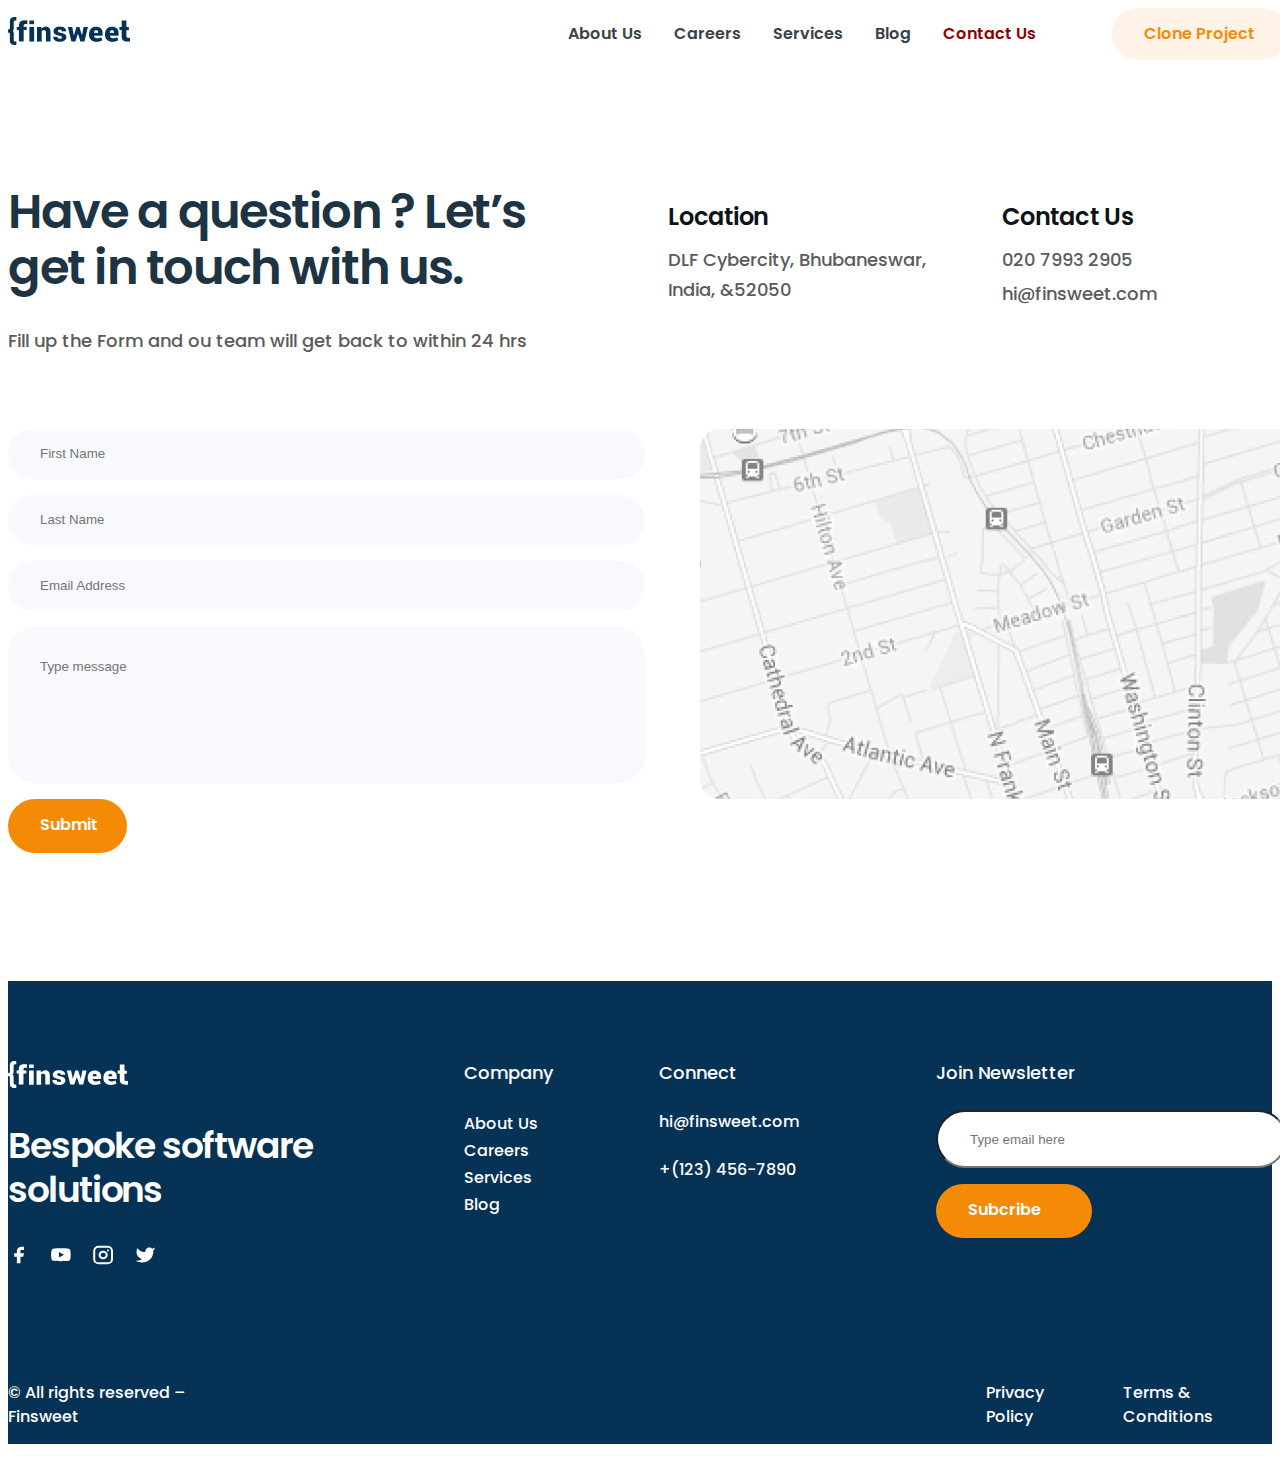
<file: contactus.html>
<!DOCTYPE html>
<html lang="en">
<head>
    <meta charset="UTF-8">
    <meta name="viewport" content="width=device-width, initial-scale=1.0">
    <link  rel="stylesheet" href="style.css">
   
    <link rel="preconnect" href="https://fonts.googleapis.com">
    <link rel="preconnect" href="https://fonts.gstatic.com" crossorigin>
    <link href="https://fonts.googleapis.com/css2?family=Poppins:wght@600&display=swap" rel="stylesheet">
    <title>Findsweet</title>
</head>
<body>
   <div class="wapper">
       <nav class="navbar">
            <div class="container">
                <div class="nav-container">
                    <a href="index.html"><img srcset="images/Logo.png 2x" alt="" class="logo">
                    </a>
                    
                    <ul class="menu">
                        <li class="menu-item"> 
                            <a href="aboutus.html" >About Us</a>
                        </li>
                        <li class="menu-item"> 
                            <a  href="careers.html"   >Careers</a>
                        </li> 
                        <li class="menu-item"> 
                            <a href="services.html" >Services</a>
                        </li>
                        <li class="menu-item"> 
                            <a href="blog.html" >Blog</a>
                        </li>
                        <li class="menu-item"> 
                            <a class="active" href="contactus.html" >Contact us</a>
                        </li>
                      
                    </ul>
                    <div class="header-button">
                        <a href="#" class="cloneproject h-orange">Clone project</a>
                    </div>
                </div>
            </div>
       </nav>

       <main>
           <section class="contact-header">
                <div class="container">
                    <div class="contact-header-container">
                        <div>
                            <h2 class="contact h2">
                                Have a question ? Let’s <br/>get in touch with us.
                            </h2>
                            <h5 class="contact h5">Fill up the Form  and ou team will get back to within 24 hrs</h5>

                        </div>
                       
                       
                        <div class="contact-header-left">
                            <div class="Location">
                                <h4 class="Location-text h4">Location</h4>
                                <h5 class="Location-text h5">DLF Cybercity, Bhubaneswar, <br/>
                                    India, &52050</h5>
                            </div>

                            <div class="contact">
                                <h4 class="contact-text h4">Contact Us</h4>
                                <h5 class="contact-text h5">020 7993 2905</h5>
                                <h5 class="contact-text1 h5">hi@finsweet.com</h5>
                            </div>                        
                        </div>
                    </div>
                </div>
           </section>

           <section class="contact-section">
            <div class="container">
                <div class="contact-section-container">
                    <div class="input-contact">
                           
                        <input type="text" id="fname1" name="fname" placeholder="First Name">

                    
                    
                        <input type="text" id="lname2" name="lname" placeholder="Last Name">

                   
                        <input type="text" id="emailad" name="emailad" placeholder="Email Address">
                   
                      

                 
                        <input type="text" id="mess" name="mess" placeholder="Type message">

                        <div class="contact-section btn-dark"> 
                            <a href="#" class=" text h-white" >Submit</a>
                        </div>
                
                    </div>
                    <div class="map">
                        <img srcset="images/Map.png 2x" alt="">

                    </div>

                </div>

            </div>

           </section>

          

        <footer>
            <div class="container">
                <div class="footer-container">
                    <div class="footer-top">
                        <div class="footer-left">
                            <img src="images/Logo-footer.svg" alt="">
                            <h3 class="footer-text h3">Bespoke software <br/>solutions</h3>
                            
                            
                                <div class="social">
                                    <img src="images/facebook.svg" alt="">
                                    <img src="images/youtube.svg" alt="">
                                    <img src="images/instagram.svg" alt="">
                                    <img src="images/twitter.svg" alt="">
    
                                </div>
    
                          
                        <div class="footer-all-social-contact">
                            <div class="company">
                                <li class="company-text h5">Company</li>
                               
                                    <li class="company-text h6">About Us</li>
                                    <li class="company-text h6">Careers</li>
                                    <li class="company-text h6">Services</li>
                                    <li class="company-text h6">Blog</li>
     
                            </div>
                            <div class="connect">
                                <li class="connect-text h5">Connect</li>
                                <li class="connect-text h6">hi@finsweet.com</li>
                                <li class="connect-text h6">+(123) 456-7890</li>
    
                            </div>
    
                            <div class="subscribe">
                                <li class="subscribe-text h5">Join Newsletter</li>
    
                                <input type="text" id="text-email" name="email" placeholder="Type email here">
    
                                <div class="footer-button btn-dark"> 
                                    <a href="#" class=" text h-white" >Subcribe</a>
                                </div>
    
                            </div>
                        </div>
                     </div>

                    <div class="footer-bottom">
                        <div class="shape">
                            <img src="images/Shape Left.png" alt="" class="shape-left">
                            <img src="images/Shape Right.png" alt="" class="shape-right">

                        </div>
                       
                        
                            <div class="bottom-contact">
                                <h6 class="footer-text h6">
                                    © All rights reserved – Finsweet
                                </h6>

                                <div class="fooetr-left">
                                    <li class="footer-left h6" >Privacy Policy</li>
                                    <li class="footer-left h6">Terms & Conditions</li>

                                </div>
                               

                            </div>
                        
                    </div>
                     
                </div>

            </div>
       </footer> 
   </div>
  
</body>
</html>
</file>
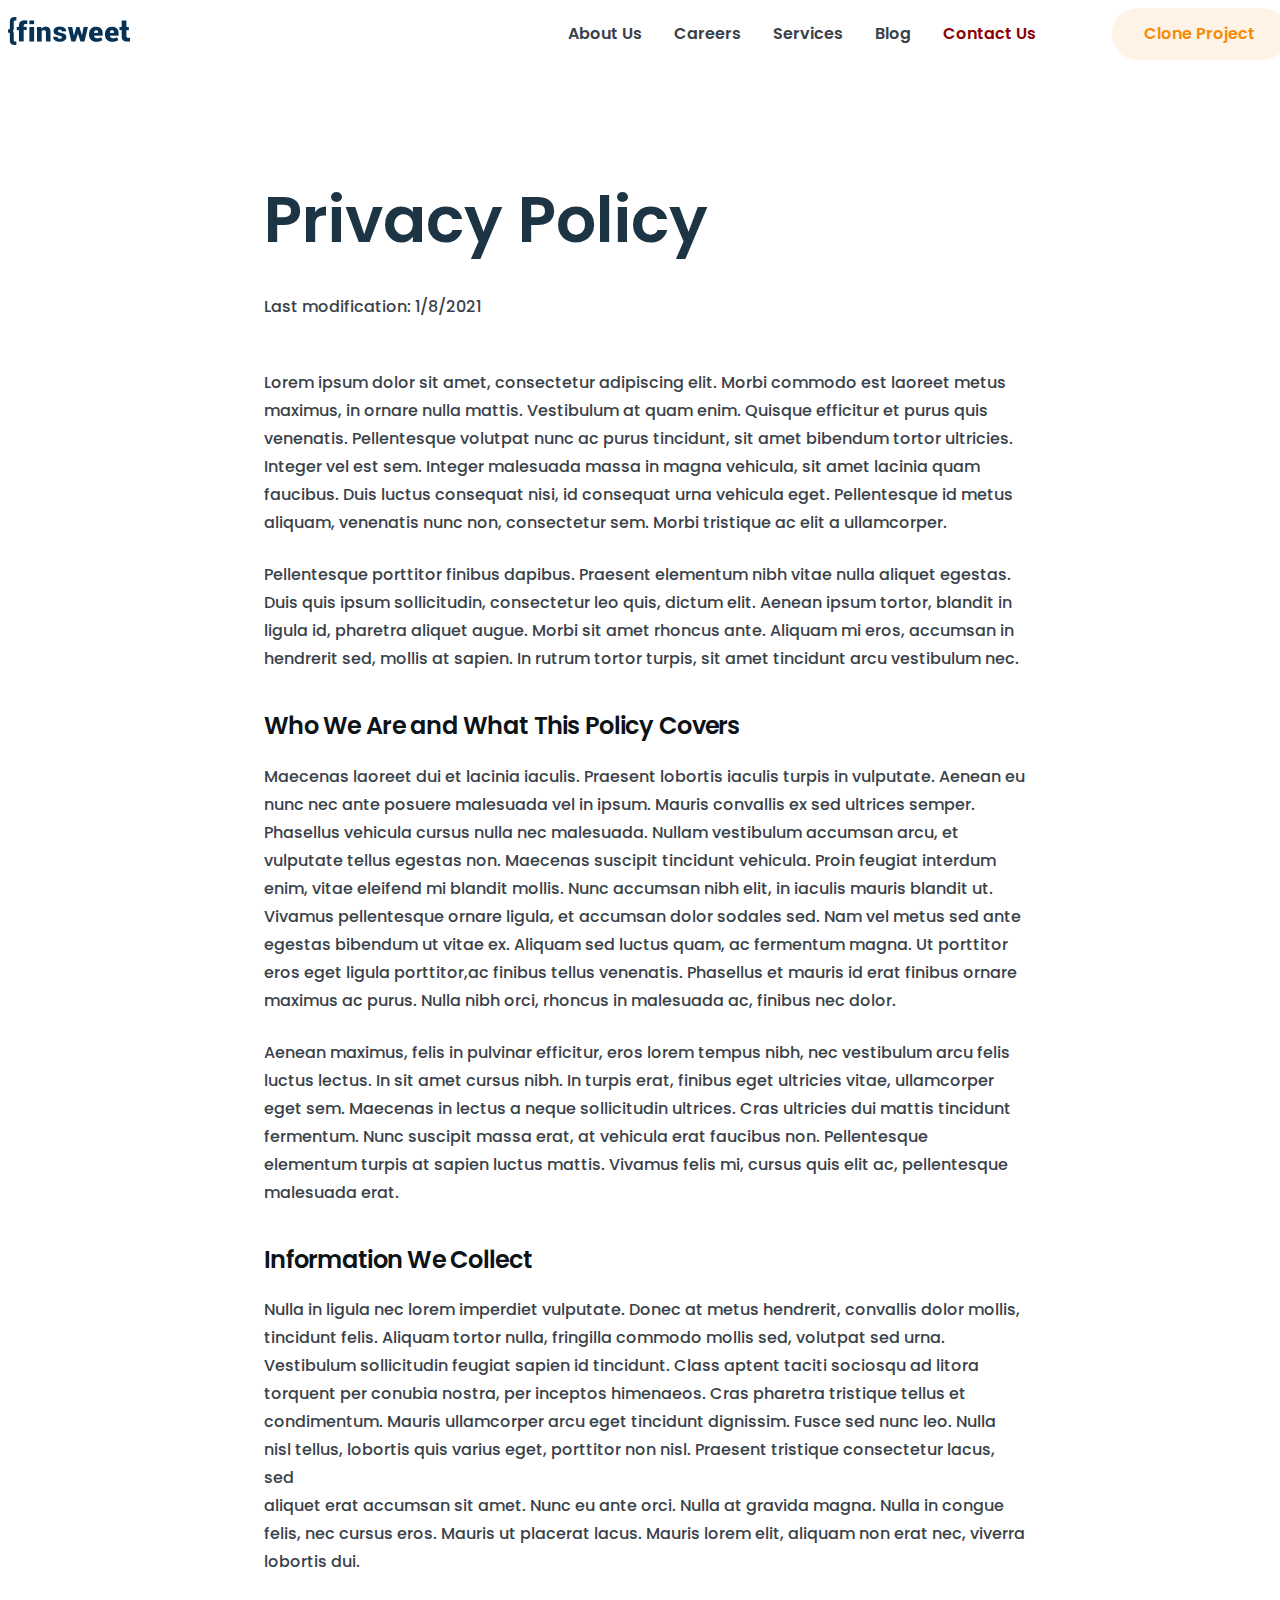
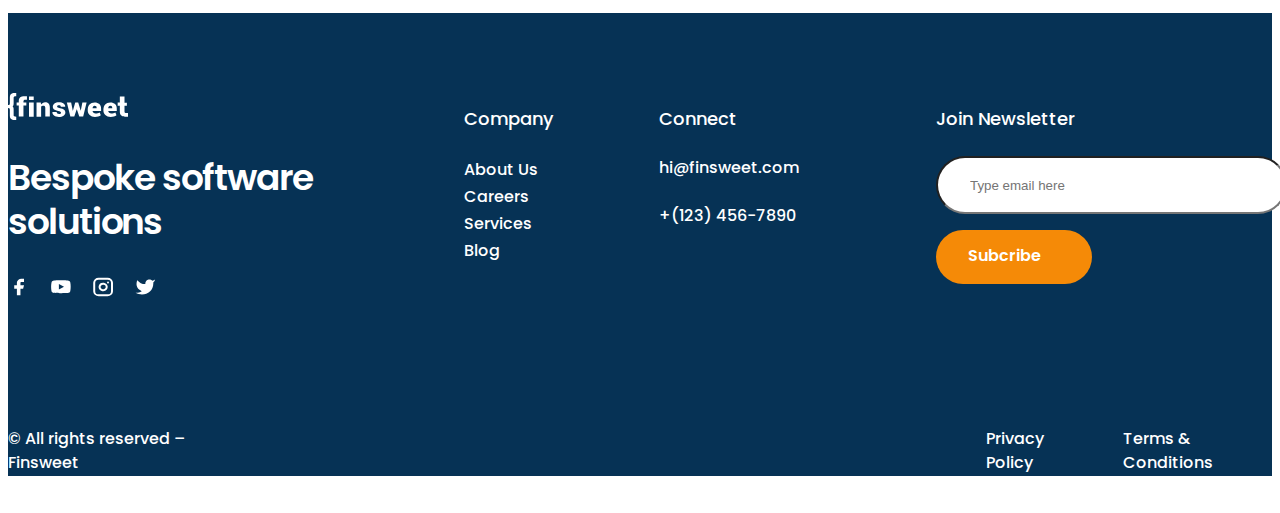
<file: privacy-policy.html>
<!DOCTYPE html>
<html lang="en">
<head>
    <meta charset="UTF-8">
    <meta name="viewport" content="width=device-width, initial-scale=1.0">
    <link  rel="stylesheet" href="style.css">
   
    <link rel="preconnect" href="https://fonts.googleapis.com">
    <link rel="preconnect" href="https://fonts.gstatic.com" crossorigin>
    <link href="https://fonts.googleapis.com/css2?family=Poppins:wght@600&display=swap" rel="stylesheet">
    <title>Findsweet</title>
</head>
<body>
   <div class="wapper">
       <nav class="navbar">
            <div class="container">
                <div class="nav-container">
                    <a href="index.html"><img srcset="images/Logo.png 2x" alt="" class="logo">
                    </a>
                    
                    <ul class="menu">
                        <li class="menu-item"> 
                            <a href="aboutus.html" >About Us</a>
                        </li>
                        <li class="menu-item"> 
                            <a  href="careers.html"   >Careers</a>
                        </li> 
                        <li class="menu-item"> 
                            <a href="services.html" >Services</a>
                        </li>
                        <li class="menu-item"> 
                            <a href="blog.html" >Blog</a>
                        </li>
                        <li class="menu-item"> 
                            <a class="active" href="contactus.html" >Contact us</a>
                        </li>
                      
                    </ul>
                    <div class="header-button">
                        <a href="#" class="cloneproject h-orange">Clone project</a>
                    </div>
                </div>
            </div>
       </nav>

       <main>
        <section class="privacy-section">
            <div class="container">
                <div class="privacy-section-container">
                    <h1 class="privacy-text h1">Privacy Policy</h1>
                    <h6 class="privacy-text1 h6">Last modification: 1/8/2021</h6>
                    <h6 class="privacy-text2 h6">Lorem ipsum dolor sit amet, consectetur adipiscing elit. Morbi commodo est laoreet metus<br/>
                        maximus, in ornare nulla mattis. Vestibulum at quam enim. Quisque efficitur et purus quis<br/>
                         venenatis. Pellentesque volutpat nunc ac purus tincidunt, sit amet bibendum tortor ultricies. <br/>
                         Integer vel est sem. Integer malesuada massa in magna vehicula, sit amet lacinia quam <br/>
                         faucibus. Duis luctus consequat nisi, id consequat urna vehicula eget. Pellentesque id metus<br/>
                          aliquam, venenatis nunc non, consectetur sem. Morbi tristique ac elit a ullamcorper.</p></h6>

                    <h6 class="privacy-text3 h6">
                        Pellentesque porttitor finibus dapibus. Praesent elementum nibh vitae nulla aliquet egestas. <br./>
                Duis quis ipsum sollicitudin, consectetur leo quis, dictum elit. Aenean ipsum tortor, blandit in <br/>
                ligula id, pharetra aliquet augue. Morbi sit amet rhoncus ante. Aliquam mi eros, accumsan in <br/>
                hendrerit sed, mollis at sapien. In rutrum tortor turpis, sit amet tincidunt arcu vestibulum nec.
                    </h6>

                    <h4 class="privacy-text h4">Who We Are and What This Policy Covers</h4>
                    <h6 class="privacy-text4 h6">
                        Maecenas laoreet dui et lacinia iaculis. Praesent lobortis iaculis turpis in vulputate. Aenean eu<br/>
                         nunc nec ante posuere malesuada vel in ipsum. Mauris convallis ex sed ultrices semper.<br/>
                          Phasellus vehicula cursus nulla nec malesuada. Nullam vestibulum accumsan arcu, et<br/>
                           vulputate tellus egestas non. Maecenas suscipit tincidunt vehicula. Proin feugiat interdum <br/>
                           enim, vitae eleifend mi blandit mollis. Nunc accumsan nibh elit, in iaculis mauris blandit ut.<br/>
                            Vivamus pellentesque ornare ligula, et accumsan dolor sodales sed. Nam vel metus sed ante<br/>
                             egestas bibendum ut vitae ex. Aliquam sed luctus quam, ac fermentum magna. Ut porttitor <br/>
                             eros eget ligula porttitor,ac finibus tellus venenatis. Phasellus et mauris id erat finibus ornare<br/>
                              maximus ac purus. Nulla nibh orci, rhoncus in malesuada ac, finibus nec dolor.

                    </h6>

                    <h6 class="privacy-text5 h6">
                        Aenean maximus, felis in pulvinar efficitur, eros lorem tempus nibh, nec vestibulum arcu felis<br/>
                         luctus lectus. In sit amet cursus nibh. In turpis erat, finibus eget ultricies vitae, ullamcorper<br/>
                          eget sem. Maecenas in lectus a neque sollicitudin ultrices. Cras ultricies dui mattis tincidunt<br/>
                           fermentum. Nunc suscipit massa erat, at vehicula erat faucibus non. Pellentesque<br/>
                            elementum turpis at sapien luctus mattis. Vivamus felis mi, cursus quis elit ac, pellentesque<br/>
                             malesuada erat.

                    </h6>

                    <h4 class="privacy-text h4">
                        Information We Collect
                    </h4>

                    <h6 class="privacy-text6 h6">
                        Nulla in ligula nec lorem imperdiet vulputate. Donec at metus hendrerit, convallis dolor mollis,<br/>
                     tincidunt felis. Aliquam tortor nulla, fringilla commodo mollis sed, volutpat sed urna.<br/>
                      Vestibulum sollicitudin feugiat sapien id tincidunt. Class aptent taciti sociosqu ad litora<br/>
                       torquent per conubia nostra, per inceptos himenaeos. Cras pharetra tristique tellus et<br/>
                        condimentum. Mauris ullamcorper arcu eget tincidunt dignissim. Fusce sed nunc leo. Nulla <br/>
                        nisl tellus, lobortis quis varius eget, porttitor non nisl. Praesent tristique consectetur lacus, sed <br/>
                        aliquet erat accumsan sit amet. Nunc eu ante orci. Nulla at gravida magna. Nulla in congue<br/>
                         felis, nec cursus eros. Mauris ut placerat lacus. Mauris lorem elit, aliquam non erat nec, viverra<br/>
                          lobortis dui.

                    </h6>
                </div>

            </div>

        </section>
       </main>

        <footer>
            <div class="container">
                <div class="footer-container">
                    <div class="footer-top">
                        <div class="footer-left">
                            <img src="images/Logo-footer.svg" alt="">
                            <h3 class="footer-text h3">Bespoke software <br/>solutions</h3>
                            
                            
                                <div class="social">
                                    <img src="images/facebook.svg" alt="">
                                    <img src="images/youtube.svg" alt="">
                                    <img src="images/instagram.svg" alt="">
                                    <img src="images/twitter.svg" alt="">
    
                                </div>
    
                          
                        <div class="footer-all-social-privacy">
                            <div class="company">
                                <li class="company-text h5">Company</li>
                               
                                    <li class="company-text h6">About Us</li>
                                    <li class="company-text h6">Careers</li>
                                    <li class="company-text h6">Services</li>
                                    <li class="company-text h6">Blog</li>
     
                            </div>
                            <div class="connect">
                                <li class="connect-text h5">Connect</li>
                                <li class="connect-text h6">hi@finsweet.com</li>
                                <li class="connect-text h6">+(123) 456-7890</li>
    
                            </div>
    
                            <div class="subscribe">
                                <li class="subscribe-text h5">Join Newsletter</li>
    
                                <input type="text" id="text-email" name="email" placeholder="Type email here">
    
                                <div class="footer-button btn-dark"> 
                                    <a href="#" class=" text h-white" >Subcribe</a>
                                </div>
    
                            </div>
                        </div>
                     </div>

                    <div class="footer-bottom">
                        <div class="shape">
                            <img src="images/Shape Left.png" alt="" class="shape-left">
                            <img src="images/Shape Right.png" alt="" class="shape-right">

                        </div>
                       
                        
                            <div class="bottom-privacy">
                                <h6 class="footer-text h6">
                                    © All rights reserved – Finsweet
                                </h6>

                                <div class="fooetr-left">
                                    <li class="footer-left h6" >Privacy Policy</li>
                                    <li class="footer-left h6">Terms & Conditions</li>

                                </div>
                               

                            </div>
                        
                    </div>
                     
                </div>

            </div>
       </footer> 
   </div>
  
</body>
</html>
</file>
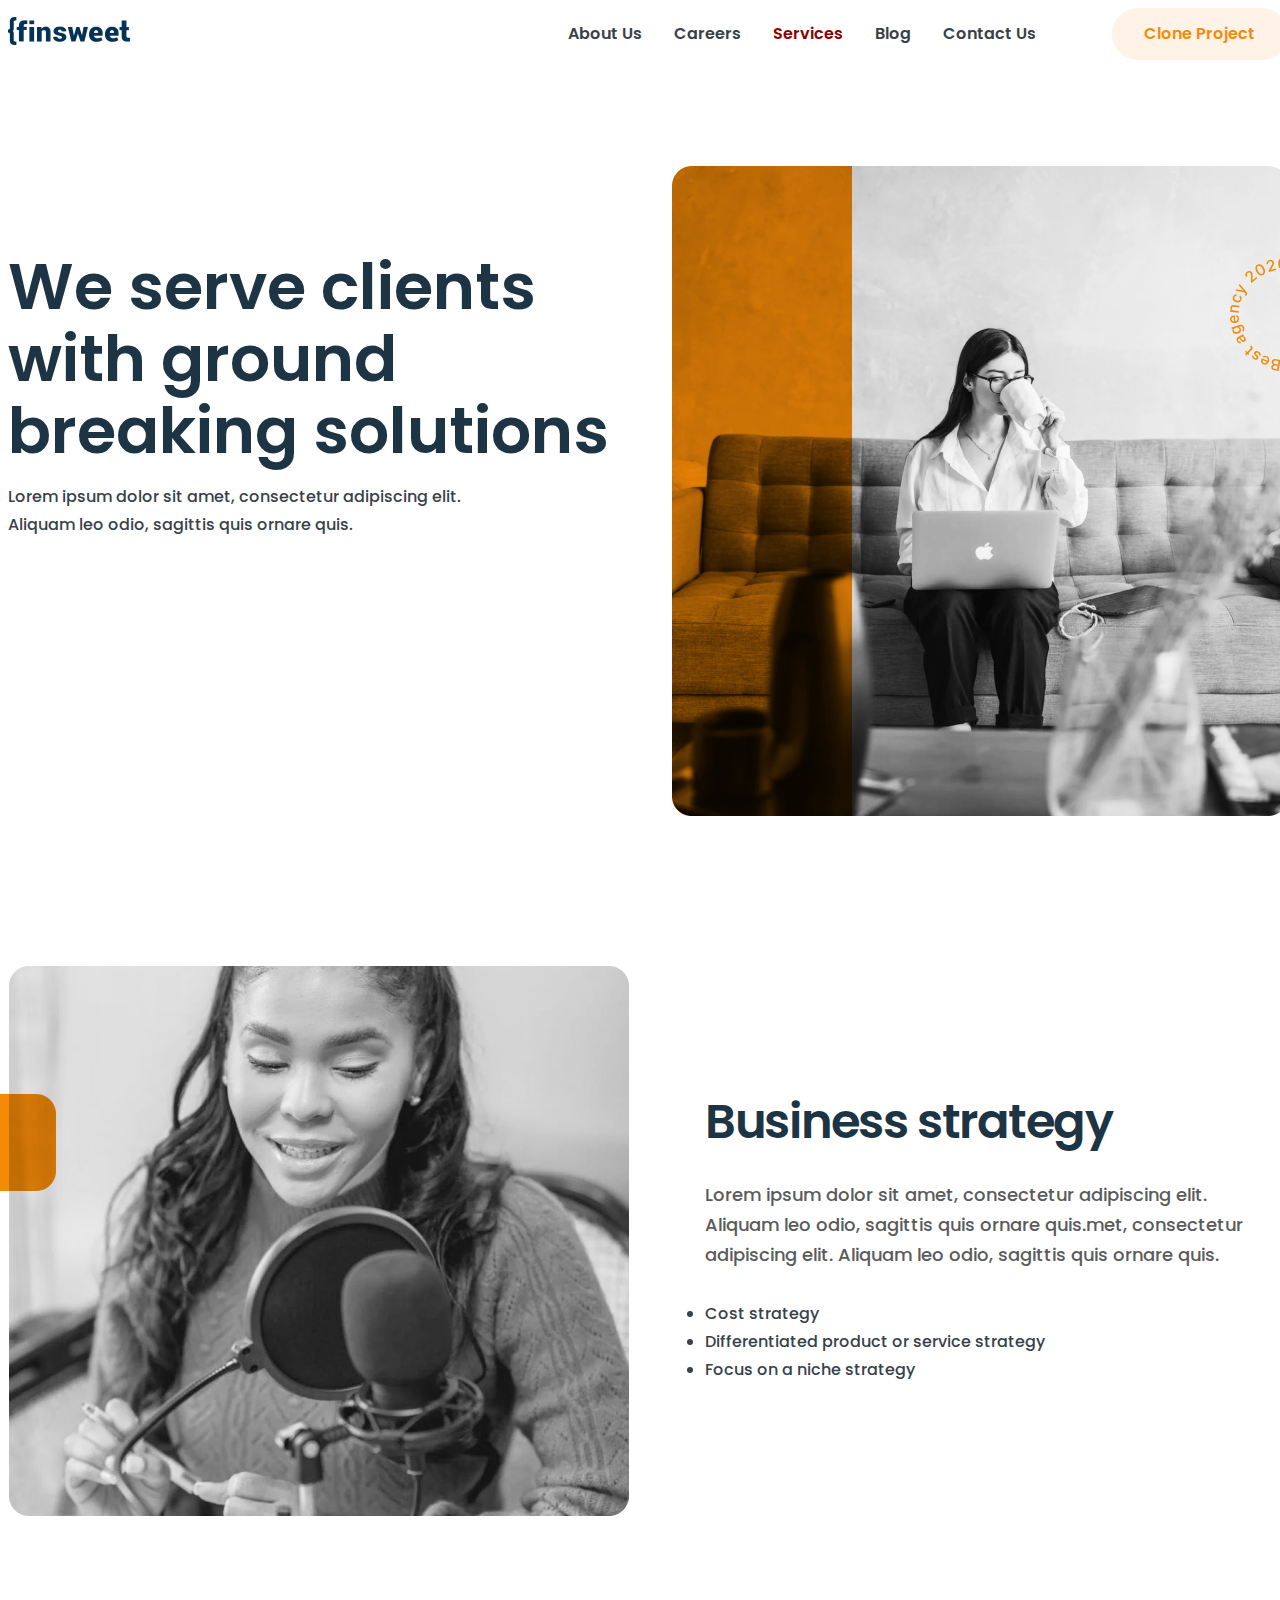
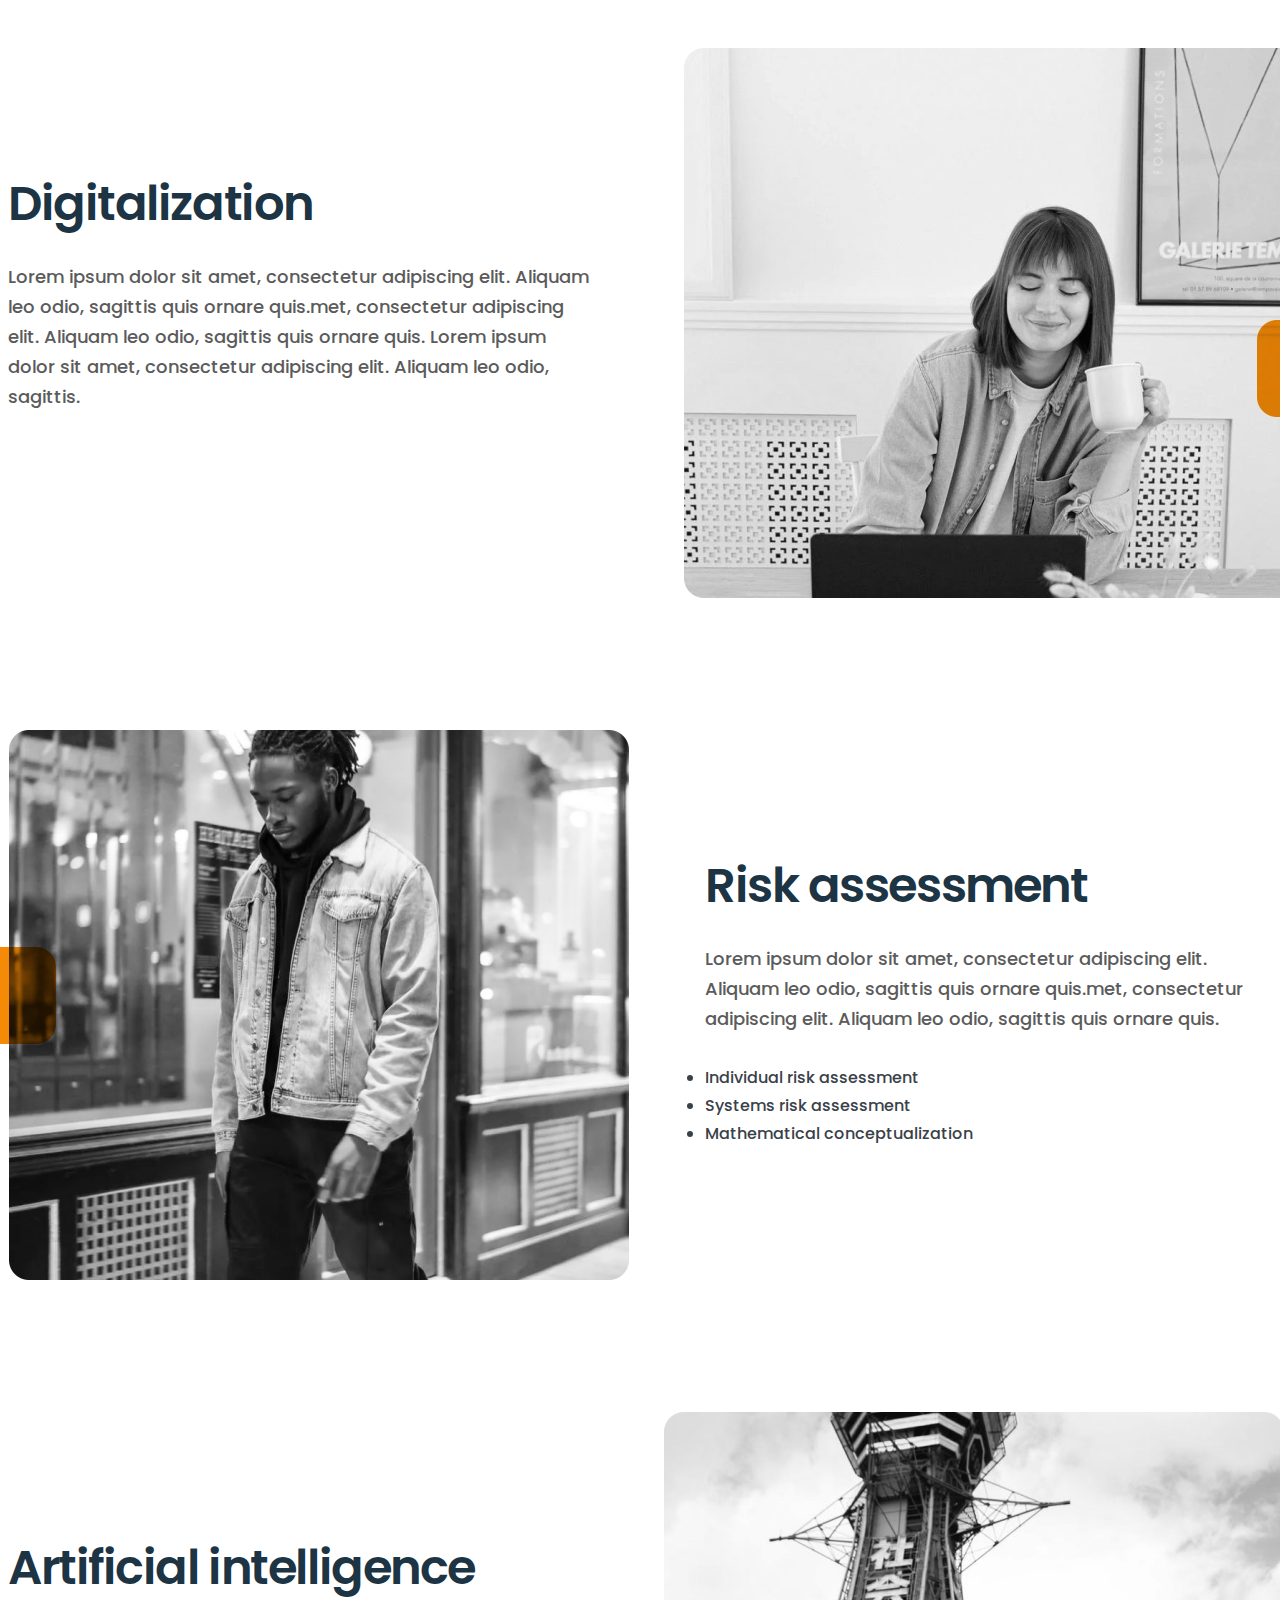
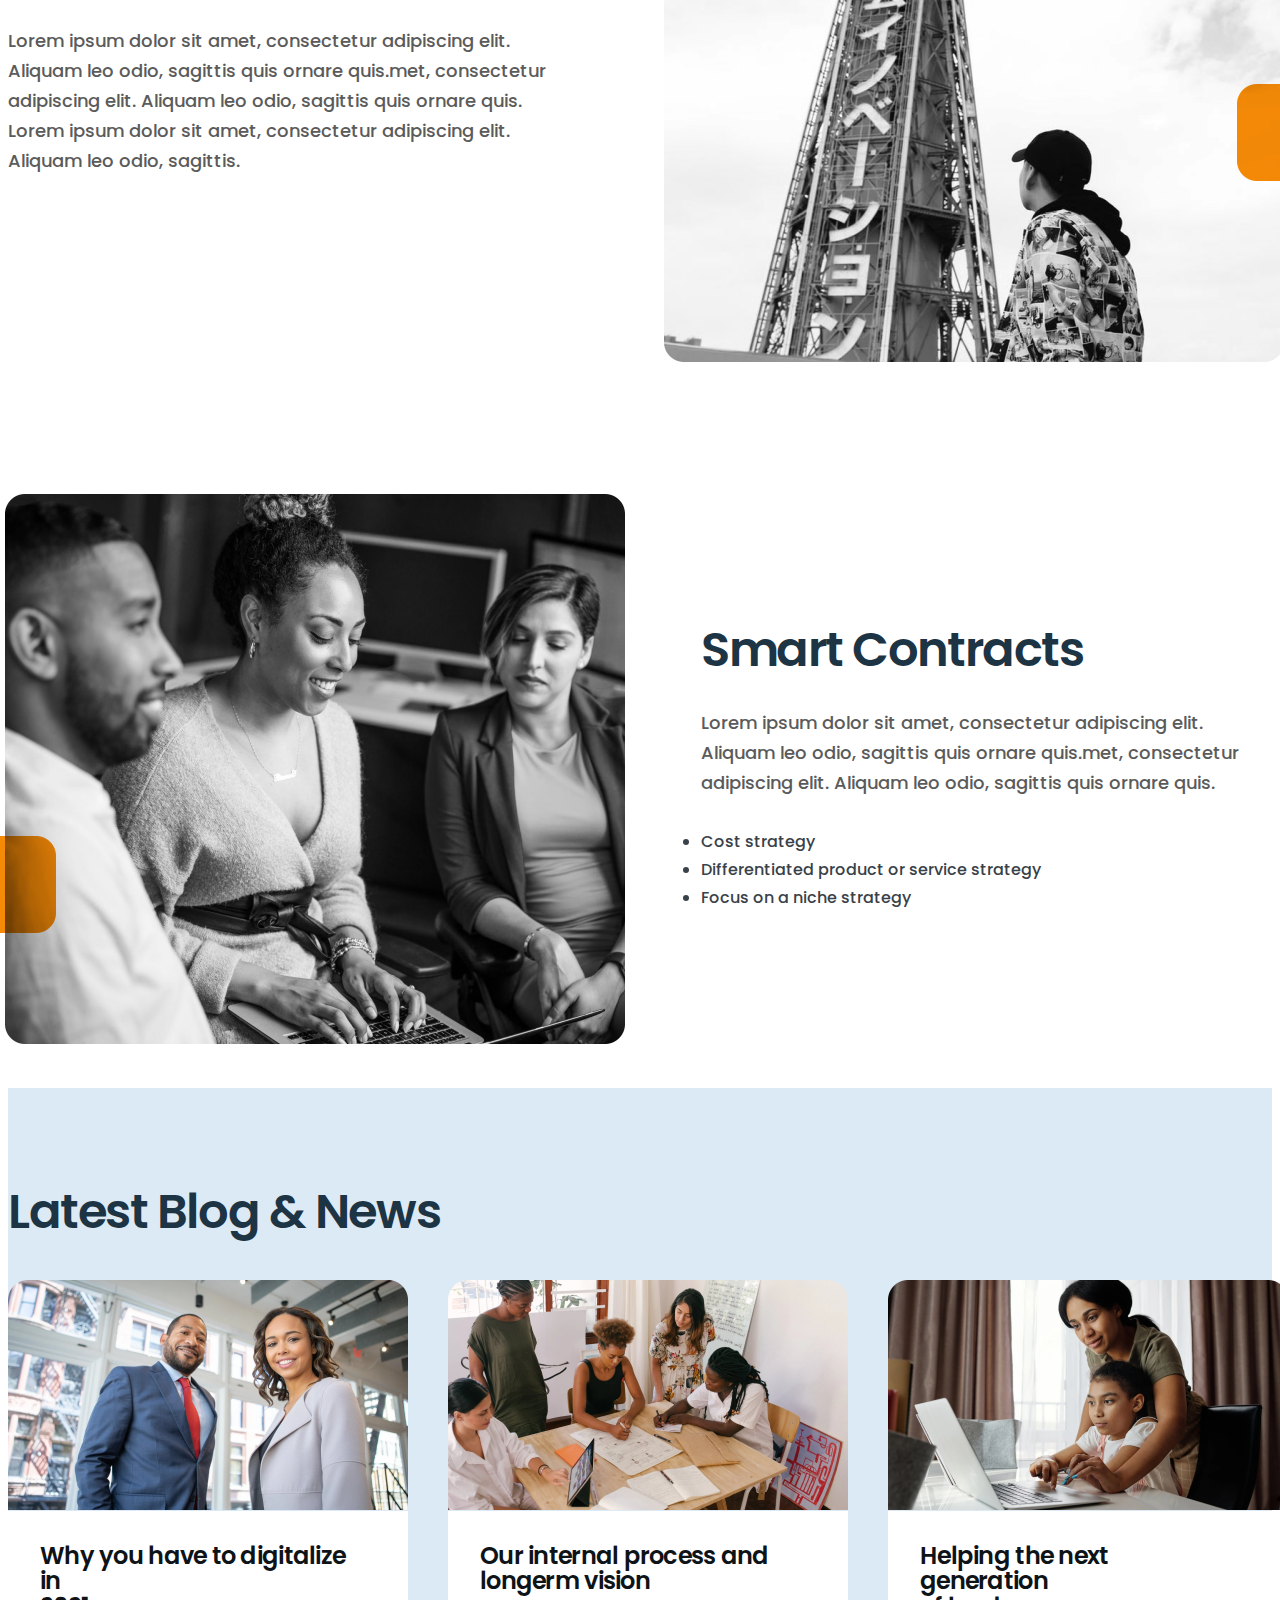
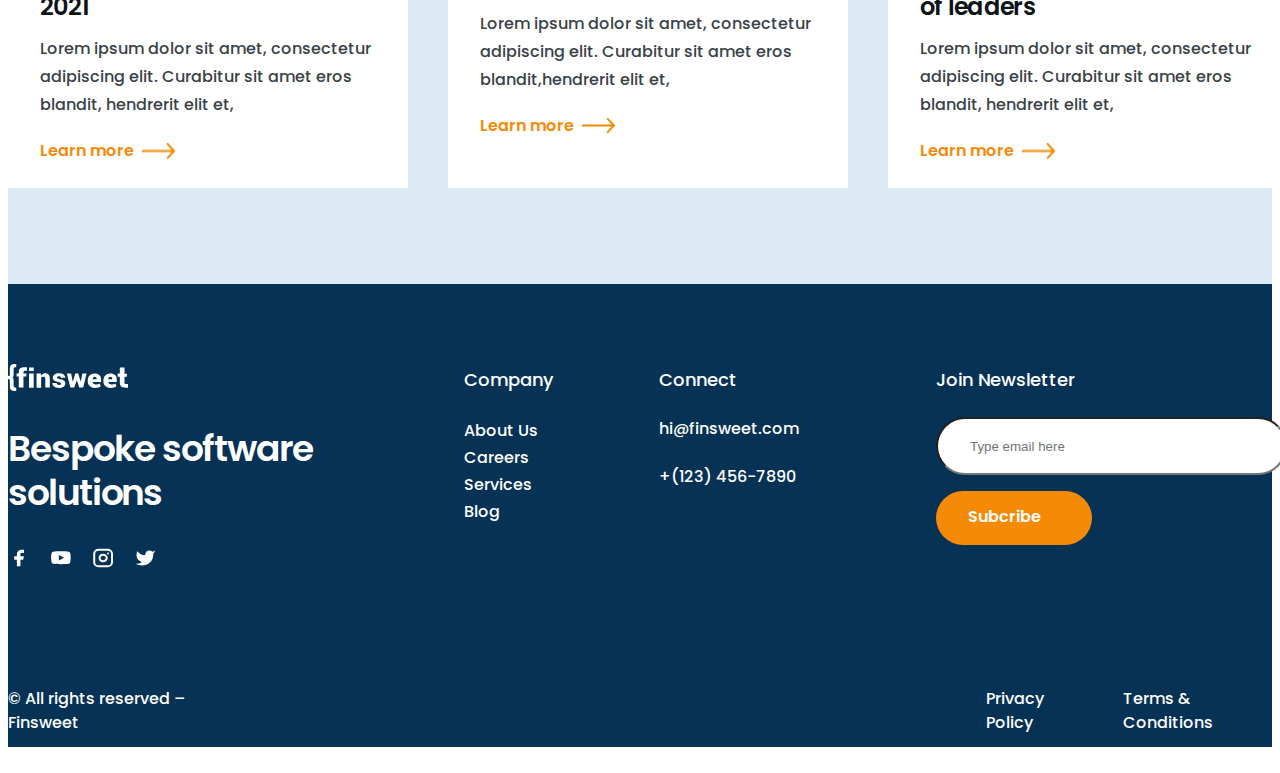
<file: services.html>
<!DOCTYPE html>
<html lang="en">
<head>
    <meta charset="UTF-8">
    <meta name="viewport" content="width=device-width, initial-scale=1.0">
    <link  rel="stylesheet" href="style.css">
   
    <link rel="preconnect" href="https://fonts.googleapis.com">
    <link rel="preconnect" href="https://fonts.gstatic.com" crossorigin>
    <link href="https://fonts.googleapis.com/css2?family=Poppins:wght@600&display=swap" rel="stylesheet">
    <title>Findsweet</title>
</head>
<body>
   <div class="wapper">
       <nav class="navbar">
            <div class="container">
                <div class="nav-container">
                    <a href="index.html"><img srcset="images/Logo.png 2x" alt="" class="logo">
                    </a>
                    
                    <ul class="menu">
                        <li class="menu-item"> 
                            <a  href="aboutus.html" >About Us</a>
                        </li>
                        <li class="menu-item"> 
                            <a href="careers.html" >Careers</a>
                        </li>
                        <li class="menu-item"> 
                            <a class="active" href="services.html" >Services</a>
                        </li>
                        <li class="menu-item"> 
                            <a href="blog.html" >Blog</a>
                        </li>
                        <li class="menu-item"> 
                            <a href="contractus.html" >Contact us</a>
                        </li>
                      
                    </ul>
                    <div class="header-button">
                        <a href="#" class="cloneproject h-orange">Clone project</a>
                    </div>
                </div>
            </div>
       </nav>

       <main>
        <section class="header-services"> 
            <div class="container">
                <div class="header-container-services">
                    <div class="header-text-careers">
                        <h1 class="header-heading-services h1">
                            We serve clients<br/> with ground<br/> breaking solutions
                        </h1>

                        <p class="header-desc-services h6">Lorem ipsum dolor sit amet, consectetur adipiscing elit.<br/> Aliquam leo odio, sagittis quis ornare quis.</p>
                            
                        <div class="buttons-careers">
                            <div class="button services"> 
                                <a href="#" class=" text h-white" >Work With Us</a>
                            </div>                                 
                        </div>
                    </div>

                    <div class="header-images-services">
                        <img srcset="images/services-img.png 2x" alt="">
                    </div>
                </div>      

            </div>
                     
        </section>
            </section>


        <section class="feaures-section-services">
            <div class="container">
                <div class="feaures-section-services-container">
                    <div class="feaures1">
                        <div class="feaures1-images">
                            <img srcset="images/feaures1.png 2x" alt="">
                        </div>
                        <div class="service-text">
                            <h2 class="feaures-service-text h2">Business strategy</h2>
                            <h5 class="feaures-section-text1 h5">Lorem ipsum dolor sit amet, consectetur adipiscing elit. <br/>Aliquam leo odio, sagittis quis ornare quis.met, consectetur<br/> adipiscing elit. Aliquam leo odio, sagittis quis ornare quis.</h5>
                            <div>
                                <li class="feaures-service-text h6">Cost strategy</li>
                                <li class="feaures-service-text h6">Differentiated product or service strategy</li>
                                <li class="feaures-service-text h6">Focus on a niche strategy</li>

                            </div>
                            
                        </div>

                    </div>

                    <div class="feaures2">
                       
                        <div class="service-text">
                            <h2 class="feaures-service-text h2">Digitalization</h2>
                            <h5 class="feaures-section-text2 h5">Lorem ipsum dolor sit amet, consectetur adipiscing elit. Aliquam <br/>
                                leo odio, sagittis quis ornare quis.met, consectetur adipiscing<br/>
                                 elit. Aliquam leo odio, sagittis quis ornare quis. Lorem ipsum<br/>
                                  dolor sit amet, consectetur adipiscing elit. Aliquam leo odio,<br/> sagittis.</h5>
                           
                        </div>
                        <div class="feaures1-images">
                            <img srcset="images/feaures2.png 2x" alt="">
                        </div>

                    </div>

                    <div class="feaures3">
                        <div class="feaures1-images">
                            <img srcset="images/feaures3.png 2x" alt="">
                        </div>
                        <div class="service-text">
                            <h2 class="feaures-service-text h2">Risk assessment</h2>
                            <h5 class="feaures-section-text3 h5">Lorem ipsum dolor sit amet, consectetur adipiscing elit.<br/>
                                 Aliquam leo odio, sagittis quis ornare quis.met, consectetur<br/>
                                  adipiscing elit. Aliquam leo odio, sagittis quis ornare quis.</h5>
                            <div>
                                <li class="feaures-service-text h6">Individual risk assessment</li>
                                <li class="feaures-service-text h6">Systems risk assessment</li>
                                <li class="feaures-service-text h6">Mathematical conceptualization</li>

                            </div>
                            
                        </div>

                    </div>

                    <div class="feaures4">
                        
                        <div class="service-text">
                            <h2 class="feaures-service-text h2">Artificial intelligence</h2>
                            <h5 class="feaures-section-text4 h5">Lorem ipsum dolor sit amet, consectetur adipiscing elit.<br/>
                                     Aliquam leo odio, sagittis quis ornare quis.met, consectetur<br/>
                                      adipiscing elit. Aliquam leo odio, sagittis quis ornare quis. <br/>
                                      Lorem ipsum dolor sit amet, consectetur adipiscing elit.<br/>
                                       Aliquam leo odio, sagittis.</h5>
                         
                            
                        </div>
                        <div class="feaures2-images">
                            <img srcset="images/feaures4.png 2x" alt="">
                        </div>

                    </div>

                    <div class="feaures5">
                        <div class="feaures1-images">
                            <img srcset="images/feaures5.png 2x" alt="">
                        </div>
                        <div class="service-text">
                            <h2 class="feaures-service-text h2">Smart Contracts</h2>
                        
                            <h5 class="feaures-section-text5 h5">Lorem ipsum dolor sit amet, consectetur adipiscing elit. <br/>Aliquam leo odio, sagittis quis ornare quis.met, consectetur<br/> adipiscing elit. Aliquam leo odio, sagittis quis ornare quis.</h5>
                             <div>
                            <li class="feaures-service-text h6">Cost strategy</li>
                            <li class="feaures-service-text h6">Differentiated product or service strategy</li>
                            <li class="feaures-service-text h6">Focus on a niche strategy</li>

                            </div>
                        </div>
                       

                    </div>

                 

                </div>
                
            </div>

        </section>

          
            <section class="lastest-section">
                    <div class="container">
                        <div class="lastest-section-container">
                            <h2 class="lastest-text h2">Latest Blog & News</h2>
    
                            <div class="lastest menu">
                                
                                <div class="lastest menu-items1">
                                    <img srcset="images/Image-blog1.png 2x" alt="" class="blog1">
                                    <div class="blog-img-color">
                                    <h4 class="blog tex h4 1">Why you have to digitalize in<br/> 2021</h4>
                                    <h6 class="blog text h6">Lorem ipsum dolor sit amet, consectetur <br/>adipiscing elit. Curabitur sit amet eros<br/> blandit, hendrerit elit et, </h6>
                                    
                                    <div class="button-lastest learn-more">
                                        <h6 class="learn-more h6 h-orange">Learn more</h6>
                                        <img src="images/Icon1.png" alt="" class="icon1">
    
                                    </div>
                                </div>
                                </div>
    
                                <div class="lastes menu-items2">
                                    <img srcset="images/Image-blog2.png 2x" alt="" class="blog2">
                                    <div class="blog-img-color">
                                        <h4 class="blog tex h4 2">Our internal process and <br/>longerm vision</h4>
                                        <h6 class="blog text h6">Lorem ipsum dolor sit amet, consectetur <br/>adipiscing elit. Curabitur sit amet eros <br/> blandit,hendrerit elit et, </h6>
                                    
                                        <div class="button-lastest learn-more">
                                            <h6 class="learn-more h6 h-orange">Learn more</h6>
                                            <img src="images/Icon1.png" alt="" class="icon1">
    
                                        </div>
                                    </div>
    
                                </div>
    
                                <div class="lastes menu-items3">
                                    <img srcset="images/Image-blog3.png 2x " alt="" class="blog3">
                                        <div class="blog-img-color">
                                            <h4 class="blog tex h4 3">Helping the next generation<br/> of leaders</h4>
                                            <h6 class="blog text h6">Lorem ipsum dolor sit amet, consectetur <br/>adipiscing elit. Curabitur sit amet eros<br/> blandit, hendrerit elit et, </h6>
                                    
                                        <div class="button-lastest learn-more">
                                            <h6 class="learn-more h6 h-orange">Learn more</h6>
                                            <img src="images/Icon1.png" alt="" class="icon1">
    
                                    </div>
                                </div>
                            </div>                   
                        </div>
                    </div>
            </section>  
       </main>


       <footer>
            <div class="container">

            
            
                <div class="footer-container">
                    <div class="footer-top">
                        <div class="footer-left">
                            <img src="images/Logo-footer.svg" alt="">
                            <h3 class="footer-text h3">Bespoke software <br/>solutions</h3>
                            
                            
                                <div class="social">
                                    <img src="images/facebook.svg" alt="">
                                    <img src="images/youtube.svg" alt="">
                                    <img src="images/instagram.svg" alt="">
                                    <img src="images/twitter.svg" alt="">
    
                                </div>
    
                          
                        <div class="footer-all-social-services">
                            <div class="company">
                                <li class="company-text h5">Company</li>
                               
                                    <li class="company-text h6">About Us</li>
                                    <li class="company-text h6">Careers</li>
                                    <li class="company-text h6">Services</li>
                                    <li class="company-text h6">Blog</li>
     
                            </div>
                            <div class="connect">
                                <li class="connect-text h5">Connect</li>
                                <li class="connect-text h6">hi@finsweet.com</li>
                                <li class="connect-text h6">+(123) 456-7890</li>
    
                            </div>
    
                            <div class="subscribe">
                                <li class="subscribe-text h5">Join Newsletter</li>
    
                                <input type="text" id="text-email" name="email" placeholder="Type email here">
    
                                <div class="footer-button btn-dark"> 
                                    <a href="#" class=" text h-white" >Subcribe</a>
                                </div>
    
                            </div>
    
                           

                            </div>
                           

                    </div>

                    <div class="footer-bottom">
                        <div class="shape">
                            <img src="images/Shape Left.png" alt="" class="shape-left">
                            <img src="images/Shape Right.png" alt="" class="shape-right">

                        </div>
                       
                        
                            <div class="bottom-services">
                                <h6 class="footer-text h6">
                                    © All rights reserved – Finsweet
                                </h6>

                                <div class="fooetr-left">
                                    <li class="footer-left h6" >Privacy Policy</li>
                                    <li class="footer-left h6">Terms & Conditions</li>

                                </div>
                               

                            </div>
                        
                    </div>
                     
                </div>

            </div>
       </footer>
   </div>
  
</body>
</html>
</file>
<file: style.css>
.wapper {
    max-width: 1920px;
    margin-left: 0px;
    margin-right: auto;
}

.container {
    max-width: 1280px;
    margin: 0 auto;
 
}
.body{
    font-family: 'Poppins';
    font-style: normal;
    margin: 0 auto;
    overflow-x: hidden;
  
}


.img{
    max-width: 100%;
}

.h1 {
    font-family: 'Poppins';
    font-style: normal;
    font-weight: 600;
    font-size: 64px;
    line-height: 72px;  
    color: #1D3444;
}
.h2 {
    font-family: 'Poppins';
    font-style: normal;
    font-weight: 600;
    font-size: 48px;
    line-height: 56px;
    letter-spacing: -0.03em;
    color: #1D3444;
}

.h3 {
    font-family: 'Poppins';
    font-style: normal;
    font-weight: 600;
    font-size: 36px;
    line-height: 44px;
    letter-spacing: -0.03em;
    color: #0D1317;

}

.h4 {
    font-family: 'Poppins';
    font-style: normal;
    font-weight: 600;
    font-size: 24px;
    line-height: 106.5%;
    letter-spacing: -0.03em;
    color: #0D1317;

}
.h5{
    font-family: 'Poppins';
    font-style: normal;
    font-weight: 500;
    font-size: 18px;
    line-height: 30px;

color: #5B5B5B;
}

.h6 {
    font-family: 'Poppins';
    font-style: normal;
    font-weight: 500;
    font-size: 16px;
    line-height: 28px;
    color: #394149;
}

.h-orange{
    font-family: 'Poppins';
    font-style: normal;
    font-weight: 600;
    font-size: 16px;
    line-height: 106.5%;
    color: #F58A07;
}

.h-white{
    font-family: 'Poppins';
    font-style: normal;
    font-weight: 600;
    font-size: 16px;
    line-height: 106.5%;
    color: #FFFFFF;
}
.btn-light{
    
    background: rgba(245, 138, 7, 0.1);
    border-radius: 31px;
    width: 170px;
    height: 52px;
}

.btn-dark{
    
    background: #F58A07;
    border-radius: 27px;
    width: 199px;
    height: 54px;
}

/* -----navbar------ */
.nav-container {
    
    display: flex;
    align-items: center;
    /* padding-top: 16px; */
    padding-bottom: 16px;
    height: 52px;
    width: 80rem;
}
img.logo {
    padding: 12px 0px 12px 0px;
}
ul.menu {
    list-style: none;
    display: flex;
    align-items: center;
    gap: 0 32px;
    padding-left: 27.35rem;
}


a {
    font-family: 'Poppins';
    font-style: normal;
    font-weight: 600;
    font-size: 16px;
    line-height: 24px;
    text-transform: capitalize;
    color: #394149;
    text-decoration: none;
}

a:hover,
a.active {
    color: #8B0000;
    text-decoration: none;
    font-family: 'Poppins';
    font-style: normal;
    font-weight: 600;
    font-size: 16px;
    line-height: 24px;
    text-transform: capitalize;
}

.header-button {
    border-radius: 31px;
    background: rgba(245, 138, 7, 0.1);
    width: 11rem;
    height: 3.25rem;
    margin-left: 69rem;
    position: absolute;
}
a.cloneproject.h-orange {
    text-decoration: none;
    padding: 18px 32px 17px 32px;
    position: absolute;
}

/* -----header------ */
section.header {
    background: #DCEAF5;
   
}
.header-container {
    display: flex;
    justify-content: space-around;
    align-items: center;
    margin-left: 100px;
    height: 703px;  
}



.buttons {
    display: flex;
    gap: 40px;
    margin-top: 32px;
  
}
a.text.h-white {
    position: absolute;
    padding: 18px 32px 19px 32px;
    text-decoration: none;
    
}


.header-text {
    width: 100%;
    max-width: 465px;
   
}
h1.header-heading.h1 {
    margin-top: 117px;
    margin-bottom: 0px;
    width: 591px;
    position: sticky;
}
p.header-desc.h5 {
    margin-top: 56px;
}
.header.logos {
    display: flex;
    gap: 45px;
    margin-top: 18px;
    margin-bottom: 147px;
}



img#man {
   
    margin-top: 58px;
}
/* -----help section------ */
.help-section-container {
    max-width: 1280px;
    padding-top: 96px;
  
}
.help-posts.menu {
    display: flex;
    gap: 40px;
}
.button.learn-more {
    display: flex;
    justify-content: flex-start;
    align-items: center;
    gap: 8px;
    margin-top: 24px;
}


h4.help-post.tex.h4 {
    margin-top: 33px;
    margin-bottom: 0px;
}

h6.help-post.text.h6 {
    width: 377px;
    margin-top: 17px;
    margin-bottom: 0px;
}

h5.content.h5 {
    margin-top: 27px;
    margin-bottom: 0px;
    /* position: relative; */
    /* top: -10px; */
}

img.help-post1 {
    max-width: 399px;
}
img.help-post2 {
    max-width: 400px;
}
img.help-post3 {
    max-width: 400px;
}

/* ------feaures-section--------- */

.feaures-section-container {
   
   
    min-height: 720px;
    margin-top: 100px;
}

section.feaures-section {
  
    background: #EDF7FF;
}

.feaures-section.content {
    display: inline-flex;
    gap: 40px;
}

h3.feaures-section.h3 {
    max-width: 619px;
    width: 100%;
    margin-top: 96px;
    margin-bottom: 0px ;
}
h5.feaures-section.h6 {
    width: 620px;
    margin: 102px 0px 0px 40px;
}
.feaures.menu {
    display: flex;
    gap: 38px;
    margin: 64px 0px 96px;
}
.feaures-menu.item1 {
    width: 401px;
    background: #FFFFFF;
    border-radius: 20px;
    
}

.feaures-menu.item2 {
    width: 401px;
    background: #FFFFFF;
    border-radius: 20px;
    
}

.feaures-menu.item3 {

    width: 401px;
    background: #FFFFFF;
    border-radius: 20px;
   
}
h4.feaures-text.h4 {
    margin-top: 0px;
    margin-bottom: 16px;
}

img.feaures-menu.icon2 {
    margin: 48px 0px 32px 39px;
}

img.feaures-menu.icon3 {
    margin: 48px 0px 32px 39px;
}

img.feaures-menu.icon4 {
    margin: 50px 0px 32px 38px;
}

h6.feaures-text.h6 {
    margin-bottom: 37px;
    margin-left: 39px;
}

h4.feaures-text.h4 {
    margin-top: 0px;
    margin-left: 39px;
}
/* -----about section------ */

.about-section-container {
    display: flex;
    gap: 47px;
    padding-top: 42px;
    height: 724px;
}
.about-feature {
    display: flex;
    justify-items: flex-start;
    gap: 26px;
    margin-top: 48px;
    height: 206px;
}
.about-text {
    max-width: 559px;
    margin-bottom: 0px;
}
h2.abour-text.h2 {
    width: 560px;
    margin-bottom: 0px;
    margin-top: 124px;
}
h5.about-text.h5 {
    margin-top: 32px;
    margin-bottom: 0px;
}
h6.about-text.h6 {
    margin-top: 16px;
}

.about-image {
    width: 570px;
    height: 724.01px;
    margin-top: 46px;

}
img.circle {
    position: absolute;
    margin-left: 580px;
 
    margin-top: -11px;
}
.img.orange3 {
    position: absolute;
    top: 2502px;
    mix-blend-mode: multiply;
    margin-top: 43px;
}
.image-about {
    /* padding-top: 96px; */
    position: absolute;
    top: 2499px;
    margin-top: 46px;
}
img.woman {
    width: 637px;
    height: 670px;
    border-top-left-radius: 20px;
    border-bottom-left-radius: 20px;
}
img.about-organe3 {
    border-top-left-radius: 20px;
    border-bottom-left-radius: 20px;
    height: 670px;
}
/* -----service section------ */


.services-section-container {

    margin-top: 96px;
    border-radius: 20px;
    background: #EDF7FF;
    border-radius: 20px;
    height: 727px;
}

.ribbon-image {
    margin-left: 1116px;
    position: absolute;
    margin-top: -16px;
    padding-top: -18px;
}

.services-tab {
   
    width: 600px;
    height: 40px;
    top: -79px;
    margin-left: 48px;
    display: flex;
    gap: 24px;
    padding-top: 48px;
}
h2.services-text.h2 {
    padding-top: 80px;
    padding-bottom: 0px;
    margin-top: 0px;
}
a.h-orange.h6 {
    text-decoration: none;
    padding: 8px 24px 8px 24px;
    position: absolute;
}

.tab1 {
 
    width: 194px;
    height: 40px;
    left: 368px;
    top: 3294px;
    background: #FFFFFF;
    border-radius: 31px;
}

.tab2 {
    /* position: absolute; */
    width: 155px;
    height: 40px;
    left: 368px;
    top: 3294px;
    background: #EDF7FF;
    border-radius: 30px;
    padding-top: 4px;
}

.tab3 {
    /* position: absolute; */
    width: 183px;
    height: 40px;
    left: 368px;
    top: 3294px;
    background: #EDF7FF;
    border-radius: 30px;
    padding-top: 4px;
}
a.service.btn-light {
    position: absolute;
    width: 194px;
    height: 40px;
    left: 368px;
    top: 3484px;
    background: #FFFFFF;
    border-radius: 31px;
}


h6.services-text.h-orange {
    padding: 8px 24px 8px 24px;
    position: absolute;
    width: 146px;
    height: 24px;
   
    line-height: 24px;
    text-transform: capitalize;
    /* color: #F58A07; */
}

a.h-orange.h6.gray {
    border-radius: 20px;
    border: 1px solid;
    color: rgba(6, 50, 85, 0.3);
    border: 1 solid;
}

a.h-orange.h6.orange {
    padding: 8px 20px 8px 15px;
    left: 0px;
    position: relative;
    top: 11px;
}
.button.see {
    display: flex;
    justify-content: flex-start;
    align-items: flex-start;
    padding-top: -4px;
    gap: 8px;
    width: 166px;
    height: 17px;
    margin-top: 40px;
}
img.they {
    padding-bottom: 48px;
    position: absolute;
    top: 123px;
    left: 109px;
    border-radius: 20px 0px 0px 20px;
}
h6.see.h6.h-orange {
    margin-top: 0px;
}
.services-image {
    display: flex;
    
    margin-left: 48px;
}
h5.services-text.h5 {
    margin-top: 25px;
}

.image-services {
    padding-top: 168px;
    position: sticky;
   
    padding-left: 140px;
    
}
img.services-organe3 {
    position: absolute;
    left: 110px;
    top: 124px;
    /* background: #F58A07; */
    mix-blend-mode: multiply;
    border-radius: 20px 0px 0px 20px;
    height: 466px;
}
/* -----CTA section------ */
.CTA-section-container {
    max-width: 1920px;
}
.CTA-section-container {
    max-width: 1920px;
    display: flex;
    align-items: flex-start;
    padding-top: 128px;
}

a.text.h-orange {
    position: absolute;
    text-decoration: none;
    margin: 19px 32px 18px 32px;
    text-transform: capitalize;
}

.CTA-button.btn-light {
    width: 216px;
}

.CTA-section-image {
    width: 50%;
}

.CTA-right {
    width: 50%;
    background: #F58A07;
    min-height: 518px;
}

h2.CTA-text.h2 {
    letter-spacing: -0.03em;
    color: #FFFFFF;
    margin: 128px 0px 222px 128px;
    /* max-width: 708px; */
}

.CTA-button.btn-light {
    width: 216px;
    background: #FFFFFF;
}

img.CTA {
    height: 602px;
    max-width: 963px;
}
/* -----video section------ */

.video-section-container {
    display: flex;
    align-items: center;
    padding-top: 128px;
    gap: 110px;
}

.video-left {
    max-width: 550px;
    margin-top: 78px;
    position: relative;
    top: -78px;
}

h2.videos-section-text.h2 {
    width: 550px;
    margin-top: 78px;
}

h5.video-section-text.h5 {
    margin-top: 24px;
    width: 551px;
    margin-bottom: 0px;
}

img.person {
    margin-top: 40px;
}

img.vide-img-woman {
    width: 100%;
   min-height: 501px;
}
.play-video {
    position: relative;
}

img.playicon {
    position: absolute;
    width: 160px;
    height: 51px;
    left: 0px;
    top: 411px;
    margin-left: 40px;
    margin-bottom: 40px;
}
/* -----Lastest section------ */

.lastest-section {
    background: #DCEAF5;
}

.lastes-section-container {
    margin-top: 128px;
}
h2.lastest-text.h2 {
    padding-top: 96px;
   
}
.blog-img-color {
    max-width: 400px;
    background: #FFFFFF;
    margin-top: -3px;
    height: 277px;
    margin-bottom: 96px;
}
.lastest.menu {
    display: flex;
    gap: 40px;
}
h4.blog.tex.h4.\31{
    padding: 32px;
    margin-top: 0px;
    margin-bottom: 0px;
    padding-bottom: 0px;
    width: 320px;
    padding-right: 0px;
}
h4.blog.tex.h4.\32{
    padding: 32px;
    margin-top: 0px;
    margin-bottom: 0px;
    padding-bottom: 0px;
    width: 320px;
    padding-right: 0px;
}
h4.blog.tex.h4.\33{
    padding: 32px;
    margin-top: 0px;
    margin-bottom: 0px;
    padding-bottom: 0px;
    width: 320px;
    padding-right: 0px;
}



h4.blog.tex.h4 {
    padding: 32px;
    margin-top: 0px;
    margin-bottom: 0px;
    padding-bottom: 0px;
}
h6.blog.text.h6 {
    margin-left: 32px;
    margin-top: 0px;
    padding-top: 16px;
    position: relative;
    
    margin-bottom: 0px;
}
.button-lastest.learn-more {
    display: flex;
    gap: 8px;
    /* margin-left: 32px; */
    margin: 24px 0px32px 32px;
    /* margin-bottom: 32px; */
    margin: 24px 0px 32px 32px;
}
h6.learn-more.h6.h-orange {
    margin: 0;
}
img.blog1 {
    width: 400px;
}
img.blog2 {
    width: 400px;
}
img.blog3 {
    width: 400px;
}

/* -----footer ------ */
footer {
    background: #063255;
}
.footer-container {
    height: 463px;
    width: 100%;
}
h3.footer-text.h3 {
    color: #FFFFFF;
    max-width: 311px;
    margin: 32px 0px 0px  0px;
}
.social {
    display: flex;
    justify-content: flex-start;
    align-items: center;
    gap: 20px;
    margin-top: 33px;
   
}

.footer-top {
    padding-top: 80px;
    max-width: 1280px;
    min-height: 199px;
}

.footer-all-social {
    display: inline-flex;
    align-items: flex-start;
   
    position: absolute;
    margin-left: 456px;
    margin-top: 80px;
    top: 6214px;
}

.company {
    margin-right: 106px;
}
.connect {
    margin-right: 137px;
}
li.company-text.h5 {
    line-height: 27px;
    color: #FFFFFF;
    list-style: none;
    margin-bottom: 24px;
}

li.connect-text.h5 {
    list-style: none;
    line-height: 27px;
    color: #FFFFFF;
    margin-bottom: 24px;
}
li.company-text.h6 {
    line-height: 27px;
    color: #FFFFFF;
    list-style: none;
    
}

li.connect-text.h6 {
    list-style: none;
    line-height: 24px;
    color: #FFFFFF;
    margin-bottom: 24px;
}

li.subscribe-text.h5 {
    list-style: none;
    line-height: 27px;
    color: #FFFFFF;
}

input#text-email {
    background: #FFFFFF;
    border-radius: 31px;
    width: 298px;
    height: 54px;
    padding: 0px 17px 0px 32px;
    margin-top: 24px;
}



.footer-button.btn-dark {
    margin-top: 16px;
    width: 156px;
}


.bottom {
    display: flex;
    justify-content: space-around;
    align-items: center;
    position: absolute;
    gap: 733px;
    top: 6498px;
    padding-top: 80px;
}
.shape {
    position: relative;
    max-width: 1920px;
}

img.shape-right {
    position: absolute;
    left: 1548px;
    top: -220px;
}
img.shape-left {
    position: absolute;
    top: 35px;
    left: -320px;
}
h6.footer-text.h6 {
    line-height: 24px;
    color: #FFFFFF;
}
.fooetr-left {
    display: flex;
    gap: 32px;
}
li.footer-left.h6 {
    line-height: 24px;
    color: #FFFFFF;
    list-style: none;
    margin-left: 0px;
}

/* =========================================================Feaures====================================================== */

.wapper{
    max-width: 1920px;
    margin: 0 auto;
}


.header-container-about {
    max-width: 1338px;
    height: 529px;
    margin: 0 auto;
    margin-left: 112px;
    display: flex;
    gap: 46px;
    padding-top: 108px;
}
h1.header-heading-about.h1 {
    margin-top: 0px;
    position: sticky;
    margin-bottom: 0px;
    width: 656px;
}

img.woman2 {
    margin-top: -48px;
    width: 619px;
}
.feaures-text {
    display: flex;
    gap: 72px;
    
}

h2.feaures-text.h2 {
    width: 654px;
    margin-bottom: 0px;
    margin-top: 0px;
}
h5.feaures-text.h5 {
    margin-top: 6px;
}
.feature {
    display: flex;
    gap: 66px;
    margin-top: 64px;
}

.feaures-section-about-container {
    margin-top: 128px;
    height: 440px;
    /* position: sticky; */
    position: relative;
    top: 24px;
}
.header-container-about {
    position: relative;
    max-width: 1338px;
    height: 529px;
    margin: 0 auto;
    margin-left: 112px;
    display: flex;
    gap: 46px;
    padding-top: 108px;
    margin-left: 0px;
}

/* ==================about========== */

.about-container {
    max-width: 1315px;
    display: flex;
    gap: 78px;
    margin-top: 128px;
}

.about-container {
    max-width: 1315px;
    display: flex;
    gap: 78px;
}

h2.aboutus-text.h2 {
    width: 585px;
    padding-top: 146px;
    margin-top: 0px;
    margin-bottom: 0px;
}
/* ==================team-section============== */
h2.team-section.text.h2 {
    margin-bottom: 0;
    margin-top: 0px;
}
h5.team-section.text.h5 {
    margin-top: 27px;
    margin-bottom: 0px;
}
.team-man {
    display: flex;
    gap: 40px;
    border-radius: 20px;
    margin-top: 40px;
}
.team-section-container {
    margin-top: 96px;
}
/* ==========lastetst========== */
h4.blog.tex.h4.\31 {
    padding: 32px 0px 0px 32px;
    margin-top: 0px;
    margin-bottom: 0px;
    width: 329px;
}

.footer-all-social-aboutus {
    display: inline-flex;
    align-items: flex-start;
   
    position: absolute;
    margin-left: 456px;
    margin-top: 80px;
    top: 4466px;
}

.bottom-aboutus {
    display: flex;
    justify-content: space-around;
    align-items: center;
    position: absolute;
    gap: 733px;
    top: 2666px;
    padding-top: 80px;
}

/* ======================careers========================== */


.header-container-careers {
    position: relative;
    max-width: 1338px;
    height: 650px;
    margin: 0 auto;
    margin-left: 112px;
    display: flex;
    gap: 46px;
    margin-top: 108px;
    top: 0px;
    margin-left: 0px;
}
.header-text-careers {
    width: 618px;
    height: 530px;
    margin-bottom: 85px;
}
h1.header-heading-careers.h1 {
    width: 618px;
    margin-bottom: 0px;
    margin-top: 85px;
}

.header-text-careers {
    width: 618px;
    height: 530px;
}
.footer-all-social-careers {
    display: inline-flex;
    align-items: flex-start;
    position: absolute;
    margin-left: 456px;
    margin-top: 80px;
    top: 1573px;
}
p.header-desc-careers.h6 {
    margin-bottom: 0px;
    margin-top: 24px;
}


.button.careers {
    margin-top: 24px;
    width: 11.25rem;
    height: 3.375rem;
    border-radius: 27px;
    background: #F58A07;
    /* flex-shrink: 0; */
}
.careers-section-container {
    margin-top: 128px;
    margin-bottom: 128px;
}



.careers1 {
    background: rgba(193, 228, 255, 0.3);
    border-radius: 20px;
    width: 400px;
    height: 181px;
}

.careers2 {
    background: rgba(193, 228, 255, 0.3);
    border-radius: 20px;
    width: 400px;
    height: 181px;
}

.careers3 {
    background: rgba(193, 228, 255, 0.3);
    border-radius: 20px;
    width: 400px;
    height: 181px;
}

.careers4 {
    background: rgba(193, 228, 255, 0.3);
    border-radius: 20px;
    width: 400px;
    height: 181px;
}
.careers5 {
    background: rgba(193, 228, 255, 0.3);
    border-radius: 20px;
    width: 400px;
    height: 181px;
}

h4.careers-section.h4 {
    margin-left: 40px;
    margin-bottom: 0px;
}
h5.careers-section.h5 {
    margin-left: 40px;
    margin-top: 8px;
}

h5.careers-section.h5.apply {
    margin-top: 32px;
    margin-bottom: 32px;
    color: #F58A07;
}

.careers-all {
    display: grid;
    grid-template-columns: auto auto auto;
    grid-gap: 40px;
}

/* 
===========lastest=============== */
section.lastest-section-careers {
    background: #DCEAF5;
}
/* ====================footer====================== */
.footer-all-social-careers {
    display: inline-flex;
    align-items: flex-start;
    position: absolute;
    margin-left: 456px;
    margin-top: 80px;
    top: 2406px;
}

.bottom-careers {
    display: flex;
    justify-content: space-around;
    align-items: center;
    position: absolute;
    gap: 733px;
    top: 4749px;
    padding-top: 80px;
}

/* ========================services==================== */
.header-container-services {
    display: flex;
    gap: 46px;
    /* padding-left: 108px; */
    margin-top: 108px;
    position: relative;
    top: -18px;
}
h1.header-heading-services.h1 {
    margin-bottom: 0px;
    margin-top: 85px;
    width: 618px;
}

.header-images-services {
    position: relative;
    left: 0px;
}


/* ========================feaures-service================== */
.feaures1 {
    display: flex;
    gap: 76px;
    position: relative;
    left: -47px;
    margin-top: 128px;
}
h5.feaures-section-text1.h5 {
    width: 583px;
}
.feaures2 {
    display: flex;
    gap: 76px;
    margin-top: 128px;
    
}

h5.feaures-section-text2.h5 {
    width: 600px;
}
.feaures3 {
    display: flex;
    gap: 76px;
    position: relative;
    left: -47px;
    margin-top: 128px;
}
h5.feaures-section-text3.h5 {
    width: 583px;
}
.feaures4 {
    display: flex;
    gap: 76px;
    margin-top: 128px;
}
h5.feaures-section-text4.h5 {
    width: 580px;
}
.feaures5 {
    display: flex;
    gap: 76px;
    position: relative;
    left: -47px;
    margin-top: 128px;
}
h5.feaures-section-text5.h5 {
    width: 583px;
}

h2.feaures-service-text.h2 {
    margin-bottom: 0px;
    margin-top: 128px;
}
.footer-all-social-services {
    display: inline-flex;
    align-items: flex-start;
    position: absolute;
    margin-left: 456px;
    margin-top: 80px;
    top: 5086px;
}
.bottom-services {
    display: flex;
    justify-content: space-around;
    align-items: center;
    position: absolute;
    gap: 733px;
    top: 5370px;
    padding-top: 80px;
}

/* ======================blog================== */
h1.header-heading-blog.h1 {
    margin-top: 24px;
    margin-bottom: 0px;
}
section.header-blog {
    background: #DCEAF5;
}
.header-container-blog {
    display: flex;
    gap: 102px;
    height: 749px;
}
img.blog-image {
    border-radius: 20px;
    margin-top: 128px;
}
.header-text-blog {
    margin-top: 161px;
    height: 427px;
    width: 559px;
}
.read-more {
    display: flex;
    gap: 8px;
    margin-top: 24px;
}

.button-all-post.learn-more {
    display: flex;
    gap: 8px;
    margin-top: 24px;
    margin-bottom: 32px;
    margin-left: 32px;
}

.all-post-img-color {
    background: #EDF7FF;
    border-radius: 0px 0px 20px 20px;
    width: 400px;
    height: 277px;
    position: relative;
    top: -36px;
}
h4.all-post.tex.h4.\31 {
    margin-left: 32px;
    padding-top: 32px;
    margin-bottom: 0px;
}
h4.all-post.tex.h4.\32 {
    margin-left: 32px;
    padding-top: 32px;
    margin-bottom: 0px;
}
h4.all-post.tex.h4.\33 {
    margin-left: 32px;
    padding-top: 32px;
    margin-bottom: 0px;
}
h6.all-post.text.h6 {
    margin-left: 32px;
    padding-top: 16px;
    margin-top: 0px;
    margin-bottom: 0px;
}

.all-post.menu {
    display: grid;
    grid-template-columns: auto auto auto;
    grid-gap: 0px 40px;
    margin-top: 64px;
}

.all-post-container {
    margin-bottom: 128px;
}

.all-post.menu-items1 {
   
    height: 507px;
    
}

.all-post.menu-items4 {
    height: 507px;
}

.footer-all-social-blog {
    display: inline-flex;
    align-items: flex-start;
    position: absolute;
    margin-left: 456px;
    margin-top: 80px;
    top: 2198px;
}
.bottom-blog {
    display: flex;
    justify-content: space-around;
    align-items: center;
    position: absolute;
    gap: 733px;
    top: 2482px;
    padding-top: 80px;
}

.container-context {
    max-width: 752px;
    margin: 0 auto;
}

h1.blog-post-content.h1 {
    margin-bottom: 0px;
}
h6.blog-post-content.h6 {
    margin-top: 32px;
    margin-bottom: 0px;
}

h6.blog-post-content-title.h6 {
    margin-top: 24px;
    margin-bottom: 0px;
}
h2.blog-post-content.h2 {
    margin-top: 48px;
    margin-bottom: 0px;
}

.blog-inner-container {
    margin-bottom: 128px;
}

.footer-all-social-blog-inner {
    display: inline-flex;
    align-items: flex-start;
    position: absolute;
    margin-left: 456px;
    margin-top: 80px;
    top: 2237px;
}
/* ================================careeres-testing============================= */

.careers-testing-header-container {
    max-width: 1086px;
    height: 246px;
    margin-top: 108px;
}

.job {
    display: flex;
    gap: 284px;
    margin-top: 64px;
    height: 106px;
}
h5.job-left-text.h5 {
    width: 642px;
    margin-top: 16px;
}
h1.career-testing.h1 {
    margin-top: 0px;
    margin-bottom: 0px;
}
h4.job-left-text.h4 {
    margin-top: 0px;
    margin-bottom: 0px;
}
h4.job-right-text.h4 {
    margin-top: 0px;
    margin-bottom: 0px;
}
h5.job-right-text.h5 {
    width: 163px;
    margin-top: 16px;
}



.apply-section-careers-container {
    color: #D2DAED2B;
    width: 1282px;
    margin-top: 128px;
    margin-bottom: 128px;
}
.careers-detail-container {
    background: rgba(193, 228, 255, 0.3);
    border-radius: 20px;
}

.careers-detail-container {
    background: rgba(193, 228, 255, 0.3);
    border-radius: 20px;
    display: flex;
    gap: 92px;
    margin-top: 64px;
}

h6.careers-detail-text.h6 {
    width: 842px;
    margin-top: 64px;
    margin-bottom: 69px;
}

h2.aplly-text.h2 {
    margin-top: 0px;
    margin-bottom: 51px;
}

h4.careers-detail-text.h4 {
    margin-left: 68px;
    margin-top: 68px;
    color: #F58A07;
}
h4.careers-detail-text1.h4 {
    margin-left: 68px;
    margin-top: 40px;
}

.input {
    display: grid;
    grid-template-columns: auto auto;
    grid-gap: 20px;
    margin-bottom: 24px;
}

input#fname {
    background: rgba(210, 218, 237, 0.17);
    border-radius: 27px;
    width: 616px;
    /* height: 54px; */
    border: 1px;
    padding: 17px 0px 18px 32px;
}
input#lname {
    background: rgba(210, 218, 237, 0.17);
    border-radius: 27px;
    width: 616px;
    border: 1px;
    padding: 17px 0px 18px 32px;
}
input#emailid {
    background: rgba(210, 218, 237, 0.17);
    border-radius: 27px;
    width: 616px;
    padding: 17px 0px 18px 32px;
    border: 1px;
}
input#moblie {
    background: rgba(210, 218, 237, 0.17);
    border-radius: 27px;
    width: 616px;
    padding: 17px 0px 18px 32px;
    border: 1px;
}
input#question {
    background: rgba(210, 218, 237, 0.17);
    border-radius: 27px;
    width: 1280px;
    padding: 29px 0px 167px 32px;
    border: 1px;
}
.footer-all-social-careers-testing{
    display: inline-flex;
    align-items: flex-start;
    position: absolute;
    margin-left: 456px;
    margin-top: 80px;
    top: 1742px;
}

.bottom-careers-testing {
    display: flex;
    justify-content: space-around;
    align-items: center;
    position: absolute;
    gap: 733px;
    top: 2006px;
    padding-top: 80px;
}
.career-testing.btn-dark {
    width: 122px;
    margin-top: 32px;
}






/* ======================contact================== */
.contact-header-container {
    max-width: 1165px;
    display: flex;
    gap: 99px;
    height: 182px;
    margin-top: 108px;
    margin-bottom: 63.02px;
}

.contact-header-left {
    display: flex;
    gap: 76px;
}

h2.contact.h2 {
    width: 561px;
    margin-top: 0px;
    margin-bottom: 24px;
}
h4.Location-text.h4 {
    margin-top: 20px;
    margin-bottom: 16px;
}
h4.contact-text.h4 {
    margin-top: 20px;
    margin-bottom: 16px;
}

h5.Location-text.h5 {
    margin-top: 0px;
    margin-bottom: 56px;
}

h5.contact-text.h5 {
    margin-top: 0px;
    margin-bottom: 4px;
}

h5.contact-text1.h5 {
    margin-top: 0px;
    margin-bottom: 52px;
}





input#fname1 {
    background: rgba(210, 218, 237, 0.17);
    border-radius: 27px;
    border: 1px;
    padding: 17px 0px 18px 32px;
    width: 605px;
}

input#lname2 {
    background: rgba(210, 218, 237, 0.17);
    border-radius: 27px;
    border: 1px;
    padding: 17px 0px 18px 32px;
    width: 605px;
}

input#emailad {
    background: rgba(210, 218, 237, 0.17);
    border-radius: 27px;
    border: 1px;
    padding: 17px 0px 18px 32px;
    width: 605px;
}

input#mess {
    background: rgba(210, 218, 237, 0.17);
    border-radius: 27px;
    border: 1px;
    padding: 32px 0px 109px 32px;
    width: 605px;
}
.input-contact {
    display: grid;
    gap: 16px;
}

.contact-section.btn-dark {
    width: 119px;
}
.contact-section-container {
    display: flex;
    gap: 55px;
    margin-bottom: 128px;
}

.bottom-contact{
    display: flex;
    justify-content: space-around;
    align-items: center;
    position: absolute;
    gap: 733px;
    top: 1264px;
    padding-top: 80px;
}

.footer-all-social-contact {
    display: inline-flex;
    align-items: flex-start;
    position: absolute;
    margin-left: 456px;
    margin-top: 80px;
    top: 979px;
}


/* ========privacy=========== */

.privacy-section-container {
    max-width: 752px;
    margin: 0 auto;
    margin-top: 108px;
}

h1.privacy-text.h1 {
    margin-top: 0px;
    margin-bottom: 0px;
}
h6.privacy-text2.h6 {
    margin-top: 48px;
    margin-bottom: 0px;
}
h6.privacy-text3.h6 {
    width: 755px;
    margin-top: 24px;
    margin-bottom: 0px;
}
h4.privacy-text.h4 {
    margin-top: 40px;
    margin-bottom: 0px;
}
h6.privacy-text4.h6 {
    width: 763px;
    margin-top: 24px;
    margin-bottom: 24px;
}
h6.privacy-text5.h6 {
    width: 757px;
    margin-top: 24px;
    margin-bottom: 40px;
}
h6.privacy-text6.h6 {
    width: 762px;
    margin-top: 24px;
}


.footer-all-social-privacy {
    display: inline-flex;
    align-items: flex-start;
    position: absolute;
    margin-left: 456px;
    margin-top: 80px;
    top: 1625px;
}

.bottom-privacy {
    display: flex;
    justify-content: space-around;
    align-items: center;
    position: absolute;
    gap: 733px;
    top: 1910px;
    padding-top: 80px;
}

/* ==============================================responsive======================================== */
</file>
